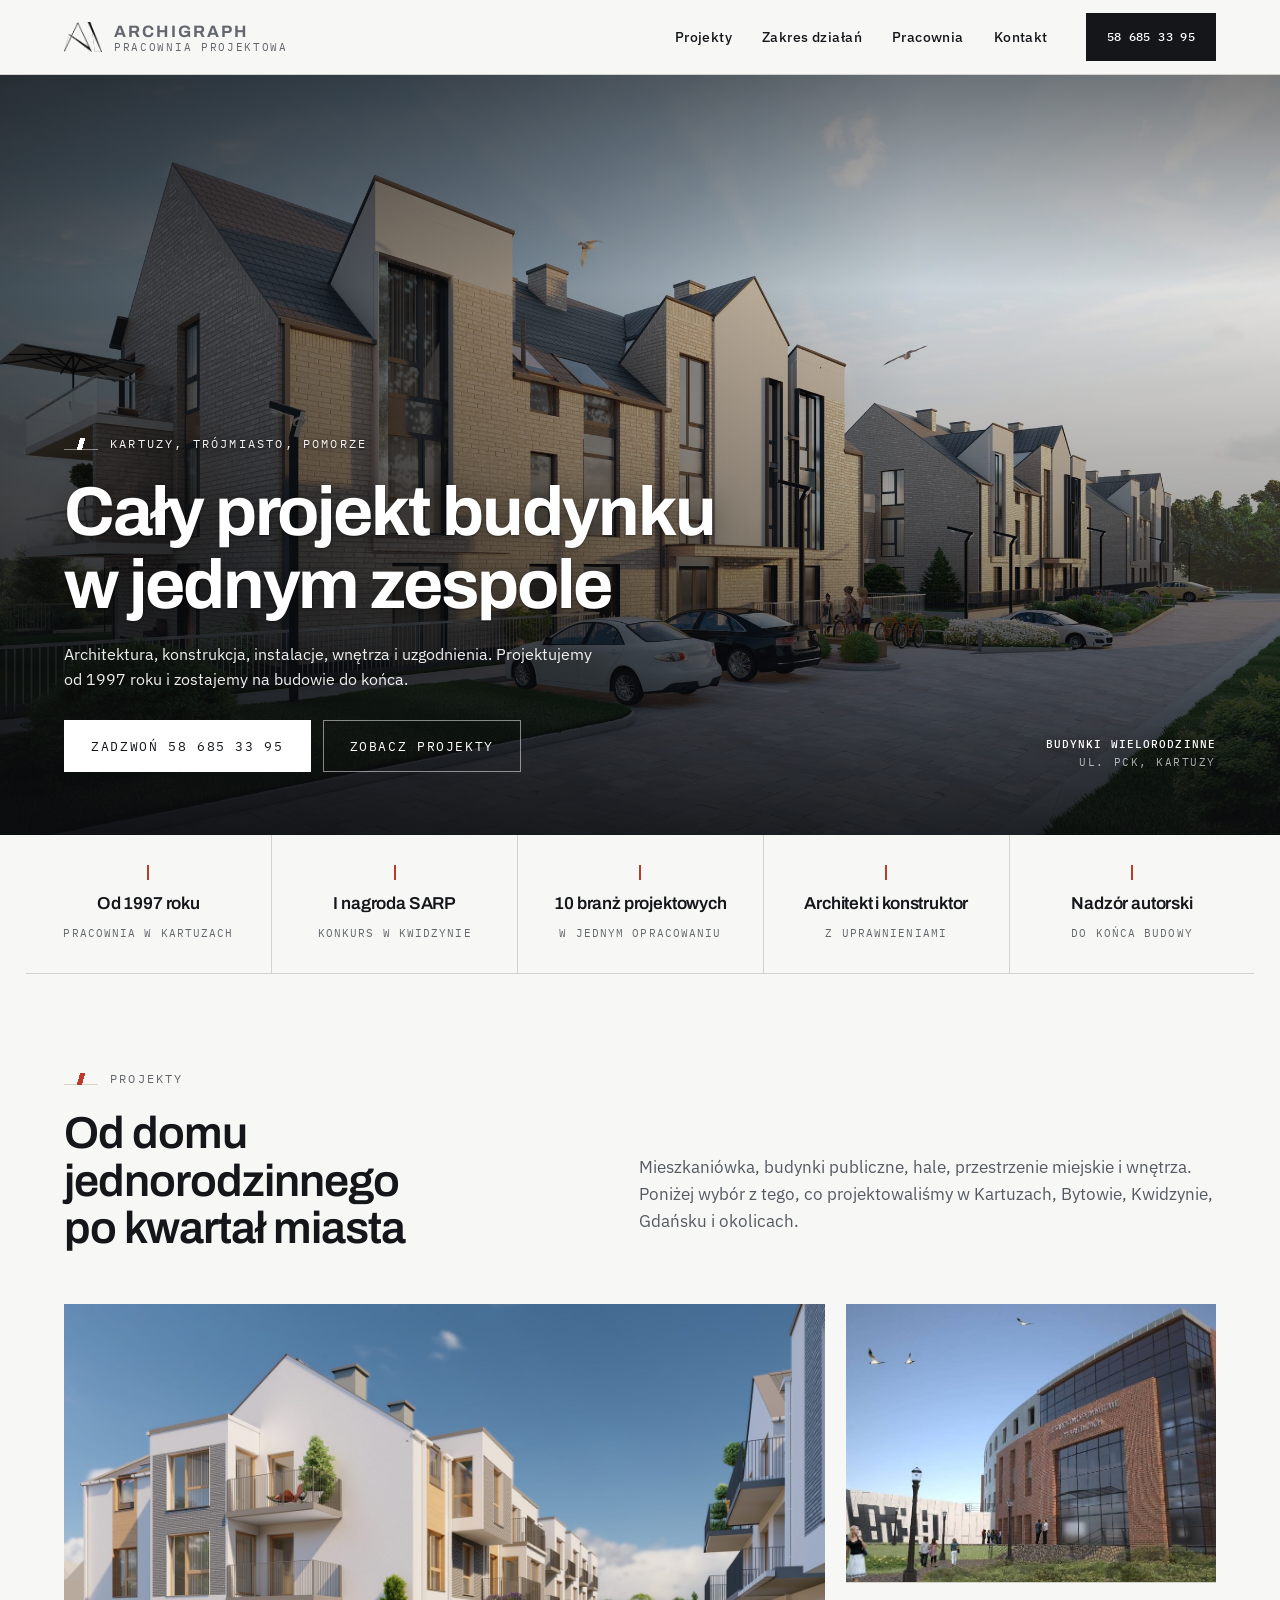
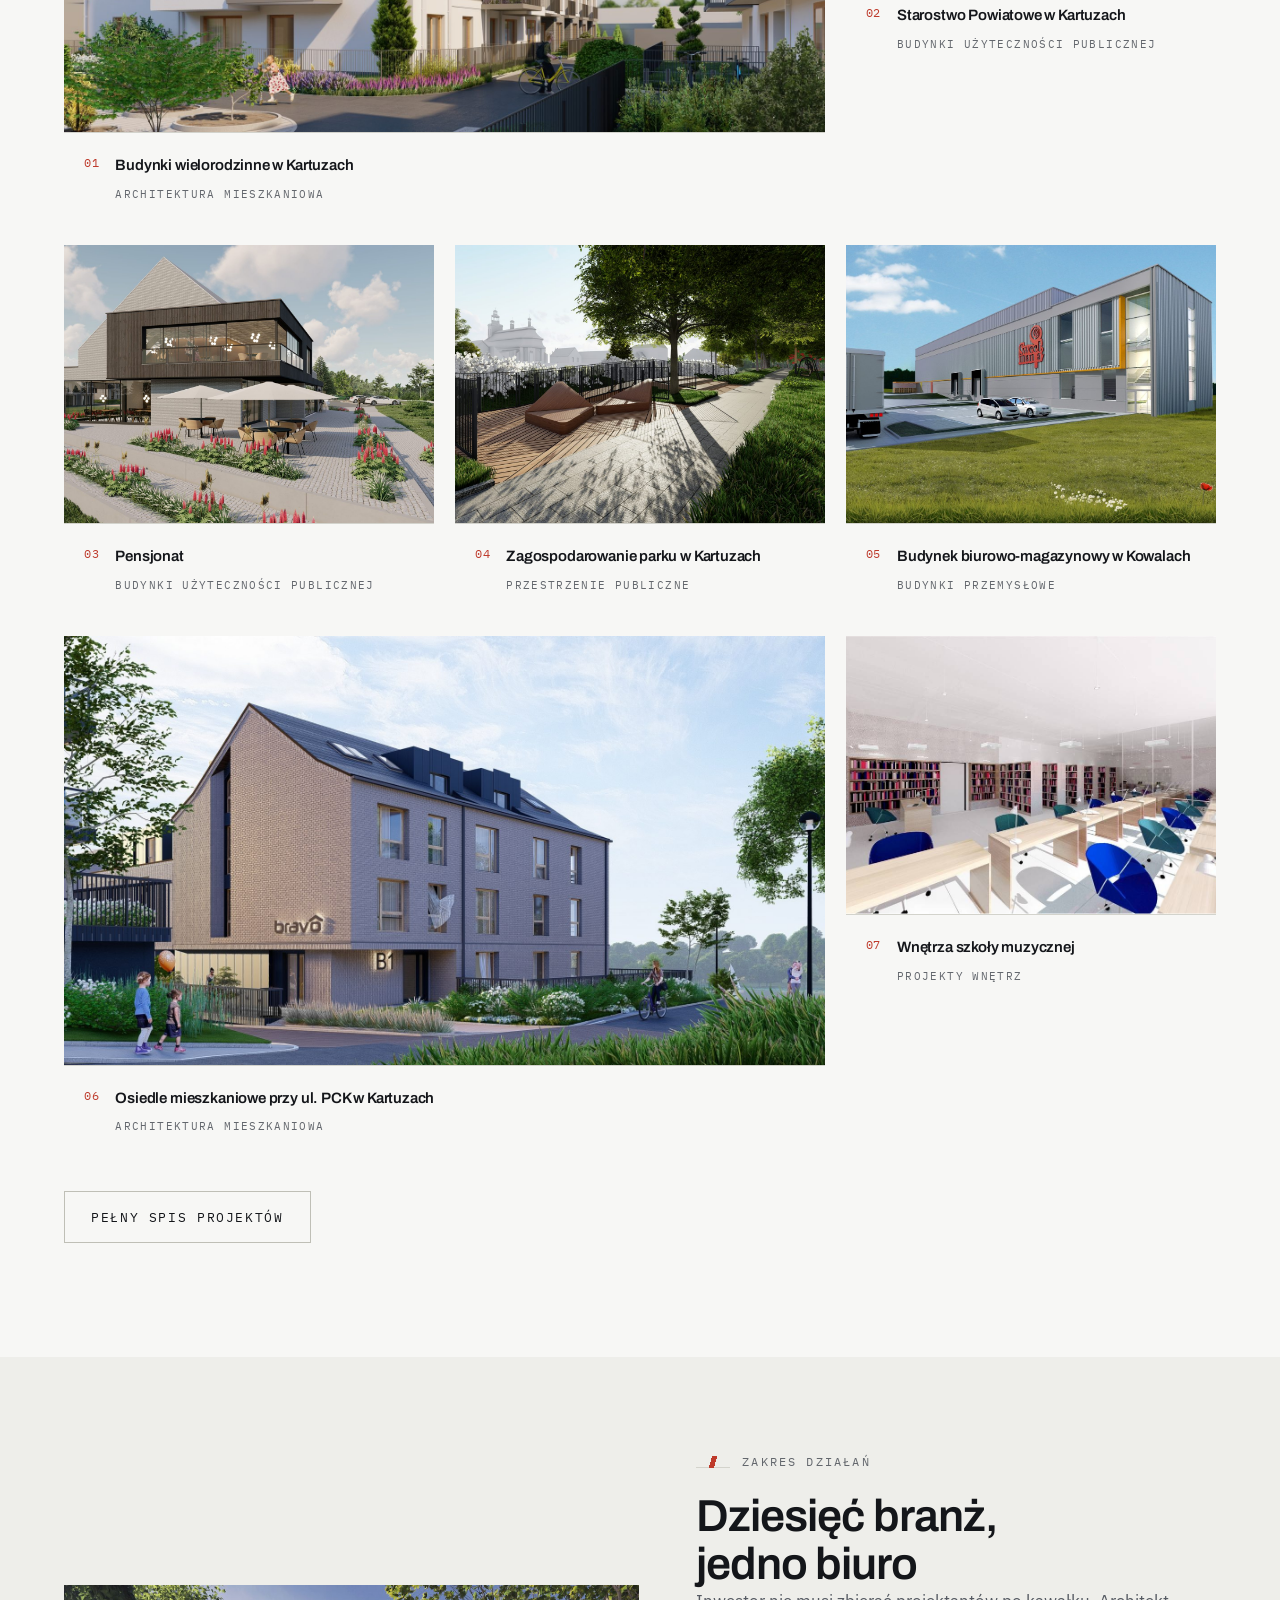
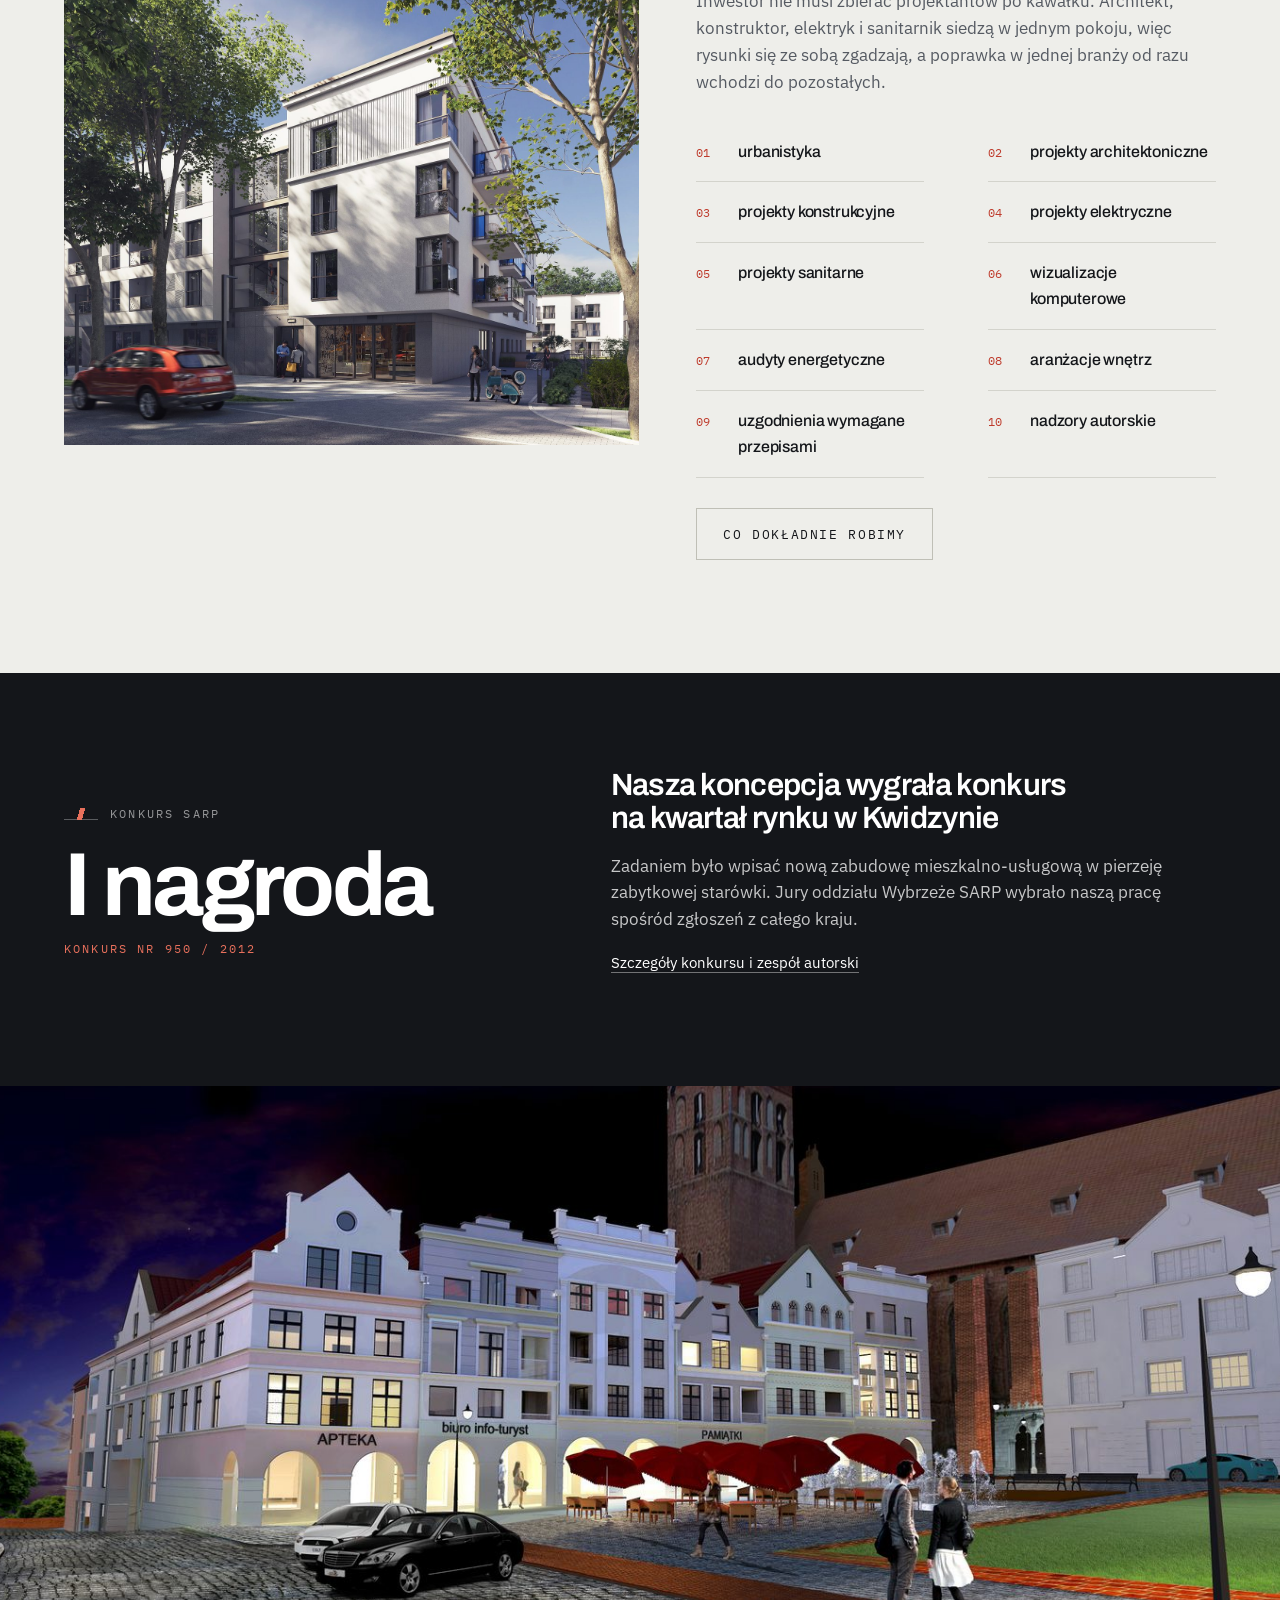
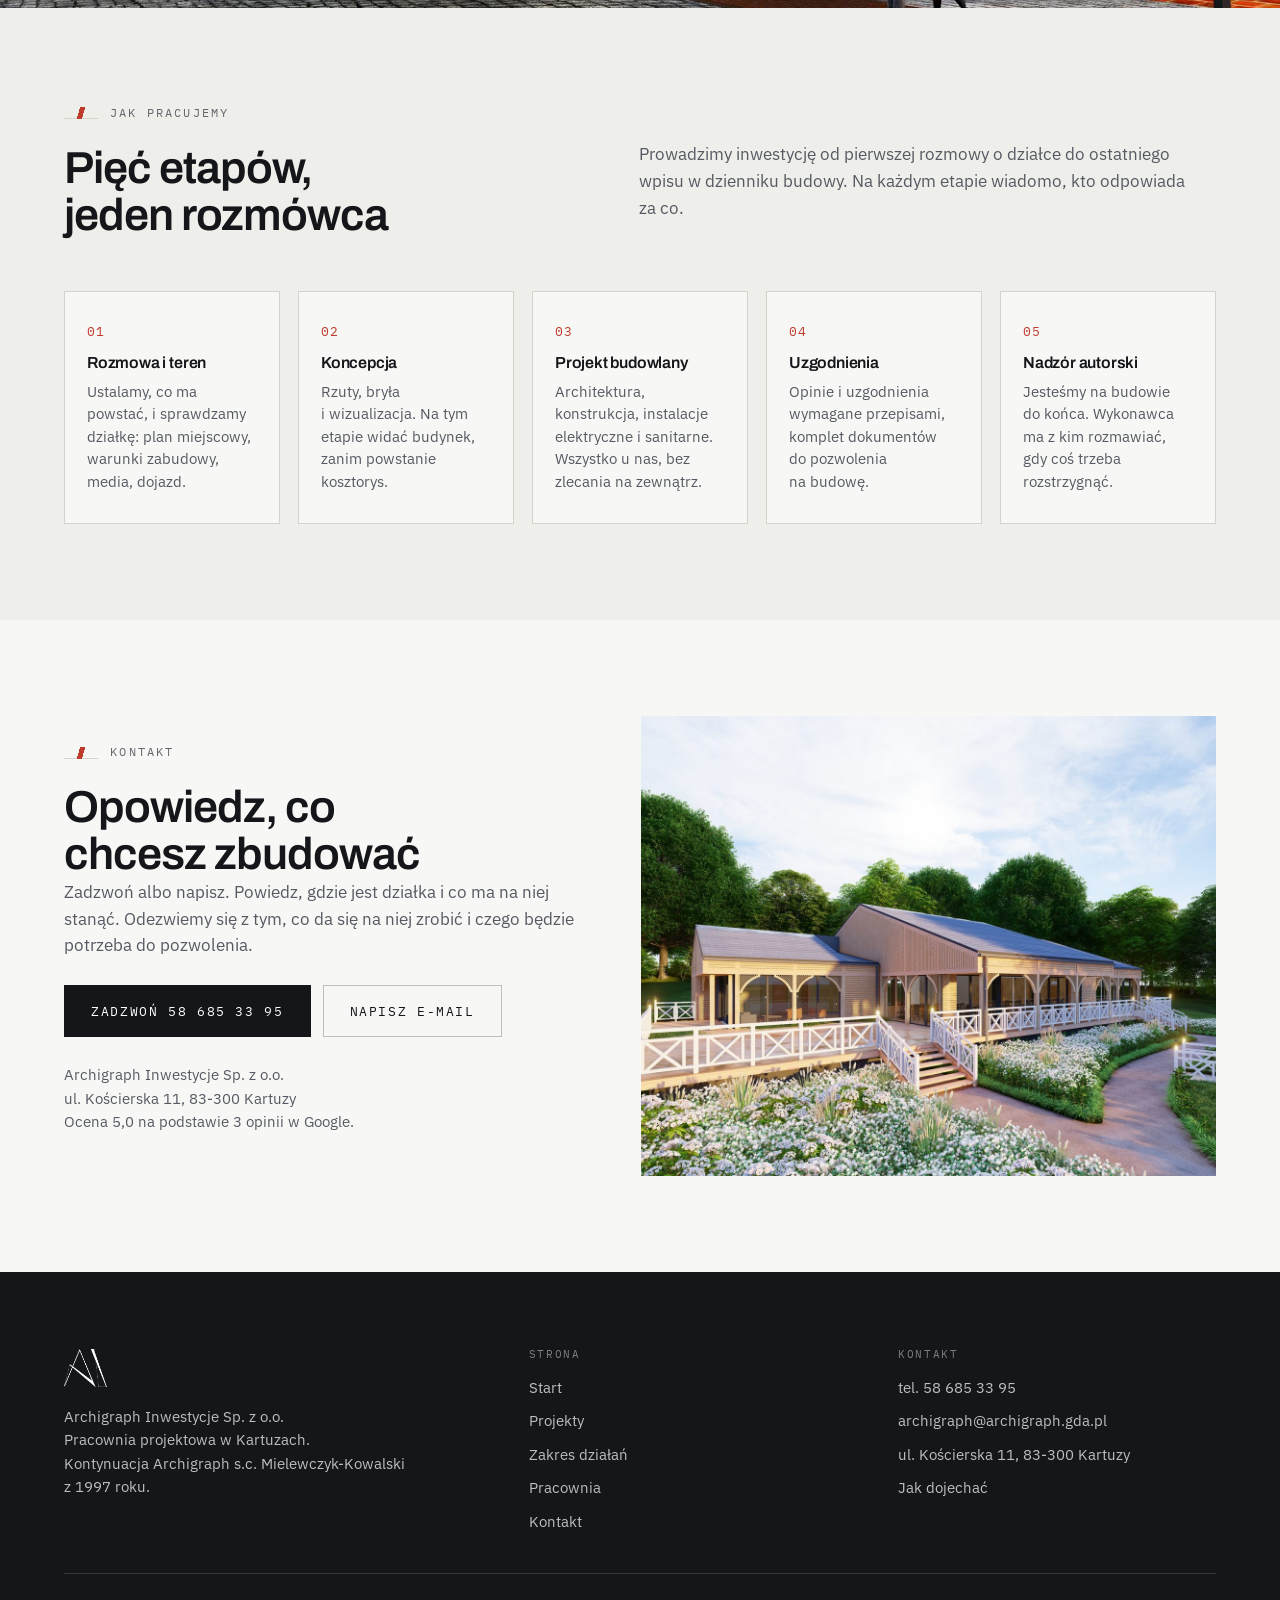
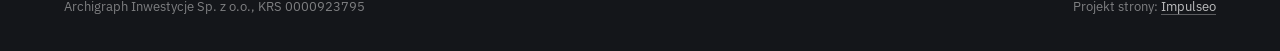
<file: index.html>
<!DOCTYPE html>
<html lang="pl">
<head>
<meta charset="utf-8">
<meta name="viewport" content="width=device-width,initial-scale=1">
<title>Archigraph | Pracownia projektowa w Kartuzach</title>
<meta name="description" content="Pracownia projektowa Archigraph w Kartuzach. Architektura, konstrukcja, instalacje, wnętrza i nadzór autorski. Projektujemy od 1997 roku.">
<link rel="icon" href="img/logo.png">
<link rel="preconnect" href="https://fonts.googleapis.com"><link rel="preconnect" href="https://fonts.gstatic.com" crossorigin><link href="https://fonts.googleapis.com/css2?family=Archivo:wght@400;500;600;700&family=IBM+Plex+Mono:wght@400;500&family=IBM+Plex+Sans:wght@400;500;600&display=swap" rel="stylesheet">
<link rel="stylesheet" href="styles.css?v=9">
<meta property="og:type" content="website">
<meta property="og:site_name" content="Archigraph">
<meta property="og:locale" content="pl_PL">
<meta property="og:title" content="Archigraph | Pracownia projektowa w Kartuzach">
<meta property="og:description" content="Pracownia projektowa Archigraph w Kartuzach. Architektura, konstrukcja, instalacje, wnętrza i nadzór autorski. Projektujemy od 1997 roku.">
<meta property="og:image" content="https://impulseo-pl.github.io/archigraph-pracownia-projektowa/img/hero.jpg">
<meta property="og:url" content="https://impulseo-pl.github.io/archigraph-pracownia-projektowa/index.html">
<meta name="twitter:card" content="summary_large_image">
<meta name="twitter:image" content="https://impulseo-pl.github.io/archigraph-pracownia-projektowa/img/hero.jpg">
<script type="application/ld+json">{
 "@context":"https://schema.org",
 "@type":"ProfessionalService",
 "name":"Archigraph Inwestycje Sp. z o.o.",
 "alternateName":"Archigraph - pracownia projektowa",
 "description":"Pracownia projektowa w Kartuzach. Architektura, konstrukcja, instalacje, urbanistyka, wnetrza, audyty energetyczne, uzgodnienia i nadzor autorski.",
 "url":"https://impulseo-pl.github.io/archigraph-pracownia-projektowa",
 "telephone":"+48586853395",
 "email":"archigraph@archigraph.gda.pl",
 "foundingDate":"1997",
 "image":"https://impulseo-pl.github.io/archigraph-pracownia-projektowa/img/hero.jpg",
 "logo":"https://impulseo-pl.github.io/archigraph-pracownia-projektowa/img/logo.png",
 "address":{"@type":"PostalAddress","streetAddress":"ul. Koscierska 11","postalCode":"83-300","addressLocality":"Kartuzy","addressRegion":"pomorskie","addressCountry":"PL"},
 "geo":{"@type":"GeoCoordinates","latitude":54.3254362,"longitude":18.2048594},
 "areaServed":["Kartuzy","Gdansk","Gdynia","Bytow","Zukowo","Kwidzyn","wojewodztwo pomorskie"],
 "aggregateRating":{"@type":"AggregateRating","ratingValue":"5","reviewCount":"3"},
 "award":"I nagroda w konkursie SARP nr 950 na koncepcje zabudowy kwartalu przyrynkowego Starego Miasta w Kwidzynie (2012)"
}</script>

<meta name="nb-deploy" content="114fdcf4847e">
</head>
<body>
<header class="nav">
 <div class="wrap nav-in">
  <a class="brand" href="index.html">
   <img class="nav-logo" src="img/logo.png" alt="Archigraph" width="34" height="30">
   <span style="display:block"><b>Archigraph</b><span>Pracownia projektowa</span></span>
  </a>
  <button class="burger" aria-label="Menu"><i></i><i></i><i></i></button>
  <nav class="nav-links">
   <a href="projekty.html">Projekty</a><a href="zakres.html">Zakres działań</a><a href="pracownia.html">Pracownia</a><a href="kontakt.html">Kontakt</a>
   <a class="btn btn-solid klocek nav-cta" href="tel:+48586853395">58 685 33 95</a>
  </nav>
 </div>
</header>
<main>

<section class="hero" style="padding:0">
 <div class="hero-img"><img src="img/hero.jpg" srcset="img/hero-m.jpg 1100w, img/hero.jpg 2400w" sizes="100vw" alt="Budynki wielorodzinne przy ul. PCK w Kartuzach - wizualizacja pracowni Archigraph" fetchpriority="high" width="2400" height="1350"></div>
 <div class="wrap hero-in">
  <p class="eyebrow hero-eyebrow">Kartuzy, Trójmiasto, Pomorze</p>
  <h1>Cały projekt budynku w jednym zespole</h1>
  <p class="lead">Architektura, konstrukcja, instalacje, wnętrza i uzgodnienia. Projektujemy od 1997 roku i zostajemy na budowie do końca.</p>
  <div class="hero-cta">
   <a class="btn btn-jasny klocek" href="tel:+48586853395">Zadzwoń 58 685 33 95</a>
   <a class="btn btn-on-dark klocek" href="projekty.html">Zobacz projekty</a>
  </div>
 </div>
 <div class="hero-tag"><b>Budynki wielorodzinne</b>ul. PCK, Kartuzy</div>
</section>

<div class="pasek"><ul><li class="rise d0"><span class="k">Od 1997 roku</span><span class="v">pracownia w Kartuzach</span></li><li class="rise d1"><span class="k">I nagroda SARP</span><span class="v">konkurs w Kwidzynie</span></li><li class="rise d2"><span class="k">10 branż projektowych</span><span class="v">w jednym opracowaniu</span></li><li class="rise d3"><span class="k">Architekt i konstruktor</span><span class="v">z uprawnieniami</span></li><li class="rise d4"><span class="k">Nadzór autorski</span><span class="v">do końca budowy</span></li></ul></div>

<section>
 <div class="wrap">
  <div class="sec-head">
   <div><p class="eyebrow">Projekty</p><h2>Od domu jednorodzinnego po kwartał miasta</h2></div>
   <p class="lead">Mieszkaniówka, budynki publiczne, hale, przestrzenie miejskie i wnętrza. Poniżej wybór z tego, co projektowaliśmy w Kartuzach, Bytowie, Kwidzynie, Gdańsku i okolicach.</p>
  </div>
  <div class="grid g-3"><a class="tile klocek rise wide" href="projekty.html">
 <div class="tile-img"><img src="img/p-wieloro-kartuzy.jpg" alt="Budynki wielorodzinne w Kartuzach"></div>
 <div class="tile-txt"><span class="k-num">01</span><span><span class="k-name">Budynki wielorodzinne w Kartuzach</span><span class="k-meta">Architektura mieszkaniowa</span></span></div>
</a>
<a class="tile klocek rise" href="projekty.html">
 <div class="tile-img"><img src="img/p-starostwo.jpg" alt="Starostwo Powiatowe w Kartuzach"></div>
 <div class="tile-txt"><span class="k-num">02</span><span><span class="k-name">Starostwo Powiatowe w Kartuzach</span><span class="k-meta">Budynki użyteczności publicznej</span></span></div>
</a>
<a class="tile klocek rise" href="projekty.html">
 <div class="tile-img"><img src="img/p-pensjonat.jpg" alt="Pensjonat"></div>
 <div class="tile-txt"><span class="k-num">03</span><span><span class="k-name">Pensjonat</span><span class="k-meta">Budynki użyteczności publicznej</span></span></div>
</a>
<a class="tile klocek rise" href="projekty.html">
 <div class="tile-img"><img src="img/p-park-kartuzy.jpg" alt="Zagospodarowanie parku w Kartuzach"></div>
 <div class="tile-txt"><span class="k-num">04</span><span><span class="k-name">Zagospodarowanie parku w Kartuzach</span><span class="k-meta">Przestrzenie publiczne</span></span></div>
</a>
<a class="tile klocek rise" href="projekty.html">
 <div class="tile-img"><img src="img/p-kowale.jpg" alt="Budynek biurowo-magazynowy w Kowalach" loading="lazy"></div>
 <div class="tile-txt"><span class="k-num">05</span><span><span class="k-name">Budynek biurowo-magazynowy w Kowalach</span><span class="k-meta">Budynki przemysłowe</span></span></div>
</a>
<a class="tile klocek rise wide" href="projekty.html">
 <div class="tile-img"><img src="img/p-pck-kartuzy-2.jpg" alt="Osiedle mieszkaniowe przy ul. PCK w Kartuzach" loading="lazy"></div>
 <div class="tile-txt"><span class="k-num">06</span><span><span class="k-name">Osiedle mieszkaniowe przy ul. PCK w Kartuzach</span><span class="k-meta">Architektura mieszkaniowa</span></span></div>
</a>
<a class="tile klocek rise" href="projekty.html">
 <div class="tile-img"><img src="img/p-szkola-czytelnia.jpg" alt="Wnętrza szkoły muzycznej" loading="lazy"></div>
 <div class="tile-txt"><span class="k-num">07</span><span><span class="k-name">Wnętrza szkoły muzycznej</span><span class="k-meta">Projekty wnętrz</span></span></div>
</a></div>
  <p style="margin-top:34px"><a class="btn klocek" href="projekty.html">Pełny spis projektów</a></p>
 </div>
</section>

<section class="sec-2">
 <div class="wrap split">
  <div class="split-img rise"><img src="img/p-mieszk-uslug-kartuzy.jpg" alt="Budynki mieszkalno-usługowe w Kartuzach - wizualizacja" loading="lazy"></div>
  <div class="rise d1">
   <p class="eyebrow">Zakres działań</p>
   <h2>Dziesięć branż, jedno biuro</h2>
   <p class="lead">Inwestor nie musi zbierać projektantów po kawałku. Architekt, konstruktor, elektryk i sanitarnik siedzą w jednym pokoju, więc rysunki się ze sobą zgadzają, a poprawka w jednej branży od razu wchodzi do pozostałych.</p>
   <div class="zakres" style="margin-top:26px"><div><span class="n">01</span><span class="t">urbanistyka</span></div><div><span class="n">02</span><span class="t">projekty architektoniczne</span></div><div><span class="n">03</span><span class="t">projekty konstrukcyjne</span></div><div><span class="n">04</span><span class="t">projekty elektryczne</span></div><div><span class="n">05</span><span class="t">projekty sanitarne</span></div><div><span class="n">06</span><span class="t">wizualizacje komputerowe</span></div><div><span class="n">07</span><span class="t">audyty energetyczne</span></div><div><span class="n">08</span><span class="t">aranżacje wnętrz</span></div><div><span class="n">09</span><span class="t">uzgodnienia wymagane przepisami</span></div><div><span class="n">10</span><span class="t">nadzory autorskie</span></div></div>
   <p style="margin-top:30px"><a class="btn klocek" href="zakres.html">Co dokładnie robimy</a></p>
  </div>
 </div>
</section>

<section class="sec-dark">
 <div class="wrap nagroda">
  <div class="rise">
   <p class="eyebrow">Konkurs SARP</p>
   <div class="nagroda-mark">I nagroda<em>Konkurs nr 950 / 2012</em></div>
  </div>
  <div class="rise d1">
   <h2 style="font-size:clamp(22px,2.4vw,32px);margin-bottom:18px">Nasza koncepcja wygrała konkurs na kwartał rynku w Kwidzynie</h2>
   <p class="lead">Zadaniem było wpisać nową zabudowę mieszkalno-usługową w pierzeję zabytkowej starówki. Jury oddziału Wybrzeże SARP wybrało naszą pracę spośród zgłoszeń z całego kraju.</p>
   <p class="lead" style="font-size:15px"><a href="pracownia.html" style="color:#fff;border-bottom:1px solid rgba(255,255,255,.4);text-decoration:none">Szczegóły konkursu i zespół autorski</a></p>
  </div>
 </div>
</section>

<section class="stopklatka" aria-label="Kwartał przyrynkowy Starego Miasta w Kwidzynie">
 <div class="stk-bg" style="background-image:url(img/p-kwidzyn-kwartal.jpg)"></div>
</section>

<section class="sec-2">
 <div class="wrap">
  <div class="sec-head">
   <div><p class="eyebrow">Jak pracujemy</p><h2>Pięć etapów, jeden rozmówca</h2></div>
   <p class="lead">Prowadzimy inwestycję od pierwszej rozmowy o działce do ostatniego wpisu w dzienniku budowy. Na każdym etapie wiadomo, kto odpowiada za co.</p>
  </div>
  <div class="kroki"><div class="krok klocek rise d0"><span class="k-num">01</span><h3>Rozmowa i teren</h3><p>Ustalamy, co ma powstać, i sprawdzamy działkę: plan miejscowy, warunki zabudowy, media, dojazd.</p></div><div class="krok klocek rise d1"><span class="k-num">02</span><h3>Koncepcja</h3><p>Rzuty, bryła i wizualizacja. Na tym etapie widać budynek, zanim powstanie kosztorys.</p></div><div class="krok klocek rise d2"><span class="k-num">03</span><h3>Projekt budowlany</h3><p>Architektura, konstrukcja, instalacje elektryczne i sanitarne. Wszystko u nas, bez zlecania na zewnątrz.</p></div><div class="krok klocek rise d3"><span class="k-num">04</span><h3>Uzgodnienia</h3><p>Opinie i uzgodnienia wymagane przepisami, komplet dokumentów do pozwolenia na budowę.</p></div><div class="krok klocek rise d4"><span class="k-num">05</span><h3>Nadzór autorski</h3><p>Jesteśmy na budowie do końca. Wykonawca ma z kim rozmawiać, gdy coś trzeba rozstrzygnąć.</p></div></div>
 </div>
</section>

<section>
 <div class="wrap split rev">
  <div class="split-img rise"><img src="img/p-lebunia.jpg" alt="Budynek usługowy w Łebunii - wizualizacja" loading="lazy"></div>
  <div class="rise d1">
   <p class="eyebrow">Kontakt</p>
   <h2>Opowiedz, co chcesz zbudować</h2>
   <p class="lead">Zadzwoń albo napisz. Powiedz, gdzie jest działka i co ma na niej stanąć. Odezwiemy się z tym, co da się na niej zrobić i czego będzie potrzeba do pozwolenia.</p>
   <div class="hero-cta" style="margin-top:26px">
    <a class="btn btn-solid klocek" href="tel:+48586853395">Zadzwoń 58 685 33 95</a>
    <a class="btn klocek" href="mailto:archigraph@archigraph.gda.pl">Napisz e-mail</a>
   </div>
   <p class="lead" style="margin-top:26px;font-size:15px">Archigraph Inwestycje Sp. z o.o.<br>ul. Kościerska 11, 83-300 Kartuzy<br>Ocena 5,0 na podstawie 3 opinii w Google.</p>
  </div>
 </div>
</section>

</main>
<div class="sticky-call">
 <a href="tel:+48586853395"><span>Zadzwoń</span><b>58 685 33 95</b></a>
 <a href="mailto:archigraph@archigraph.gda.pl" class="sc-2">E-mail</a>
</div>
<footer class="foot">
 <div class="wrap">
  <div class="foot-grid">
   <div class="foot-brand">
    <img src="img/logo-white.png" alt="Archigraph" width="43" height="38">
    <p style="max-width:38ch;margin:0">Archigraph Inwestycje Sp. z o.o.<br>Pracownia projektowa w Kartuzach.<br>Kontynuacja Archigraph s.c. Mielewczyk-Kowalski z 1997 roku.</p>
   </div>
   <div>
    <h4>Strona</h4>
    <ul><li><a href="index.html">Start</a></li><li><a href="projekty.html">Projekty</a></li><li><a href="zakres.html">Zakres działań</a></li><li><a href="pracownia.html">Pracownia</a></li><li><a href="kontakt.html">Kontakt</a></li></ul>
   </div>
   <div>
    <h4>Kontakt</h4>
    <ul>
     <li><a href="tel:+48586853395">tel. 58 685 33 95</a></li>
     <li><a href="mailto:archigraph@archigraph.gda.pl">archigraph@archigraph.gda.pl</a></li>
     <li>ul. Kościerska 11, 83-300 Kartuzy</li>
     <li><a href="https://maps.google.com/?cid=8035765738652152751" target="_blank" rel="noopener">Jak dojechać</a></li>
    </ul>
   </div>
  </div>
  <div class="foot-bot">
   <span>Archigraph Inwestycje Sp. z o.o., KRS 0000923795</span>
   <span>Projekt strony: <a class="foot-credit" href="https://impulseo.pl" target="_blank" rel="noopener">Impulseo</a></span>
  </div>
 </div>
</footer>
<script src="main.js"></script>
</body>
</html>
</file>
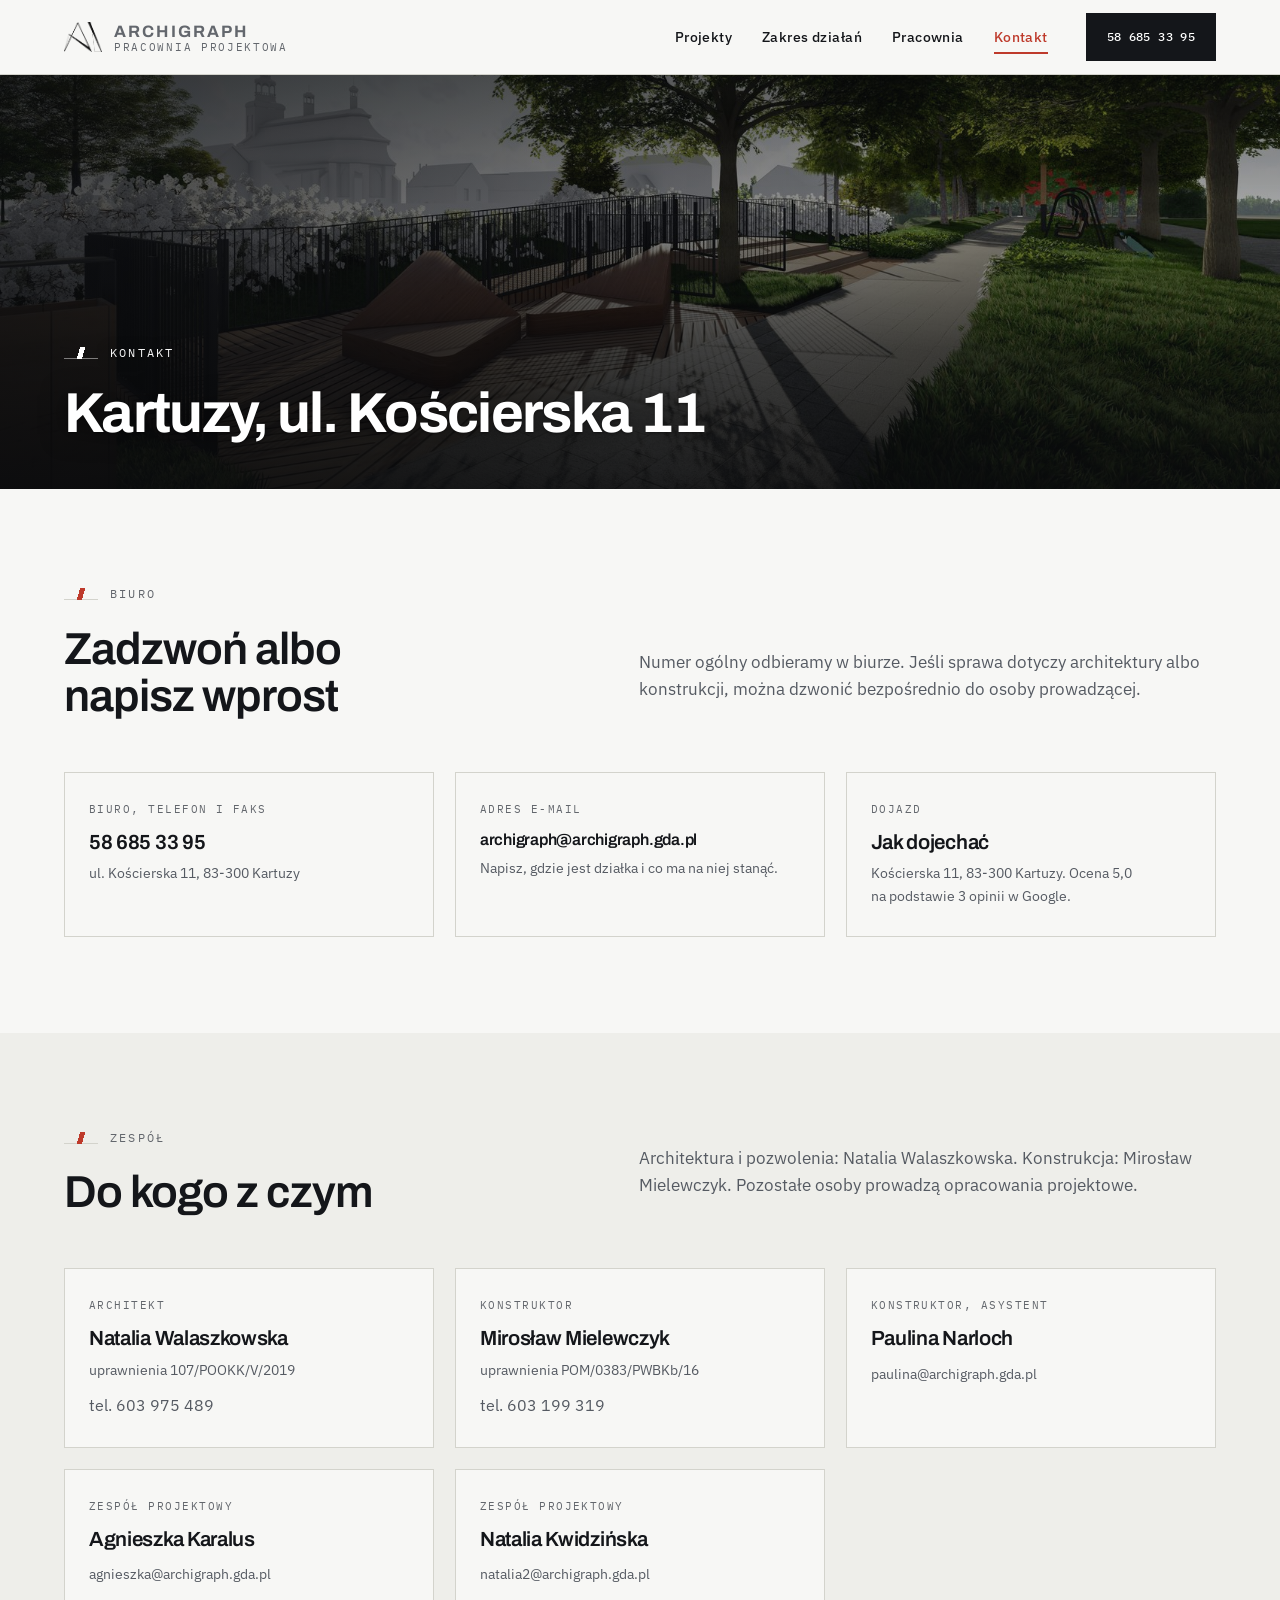
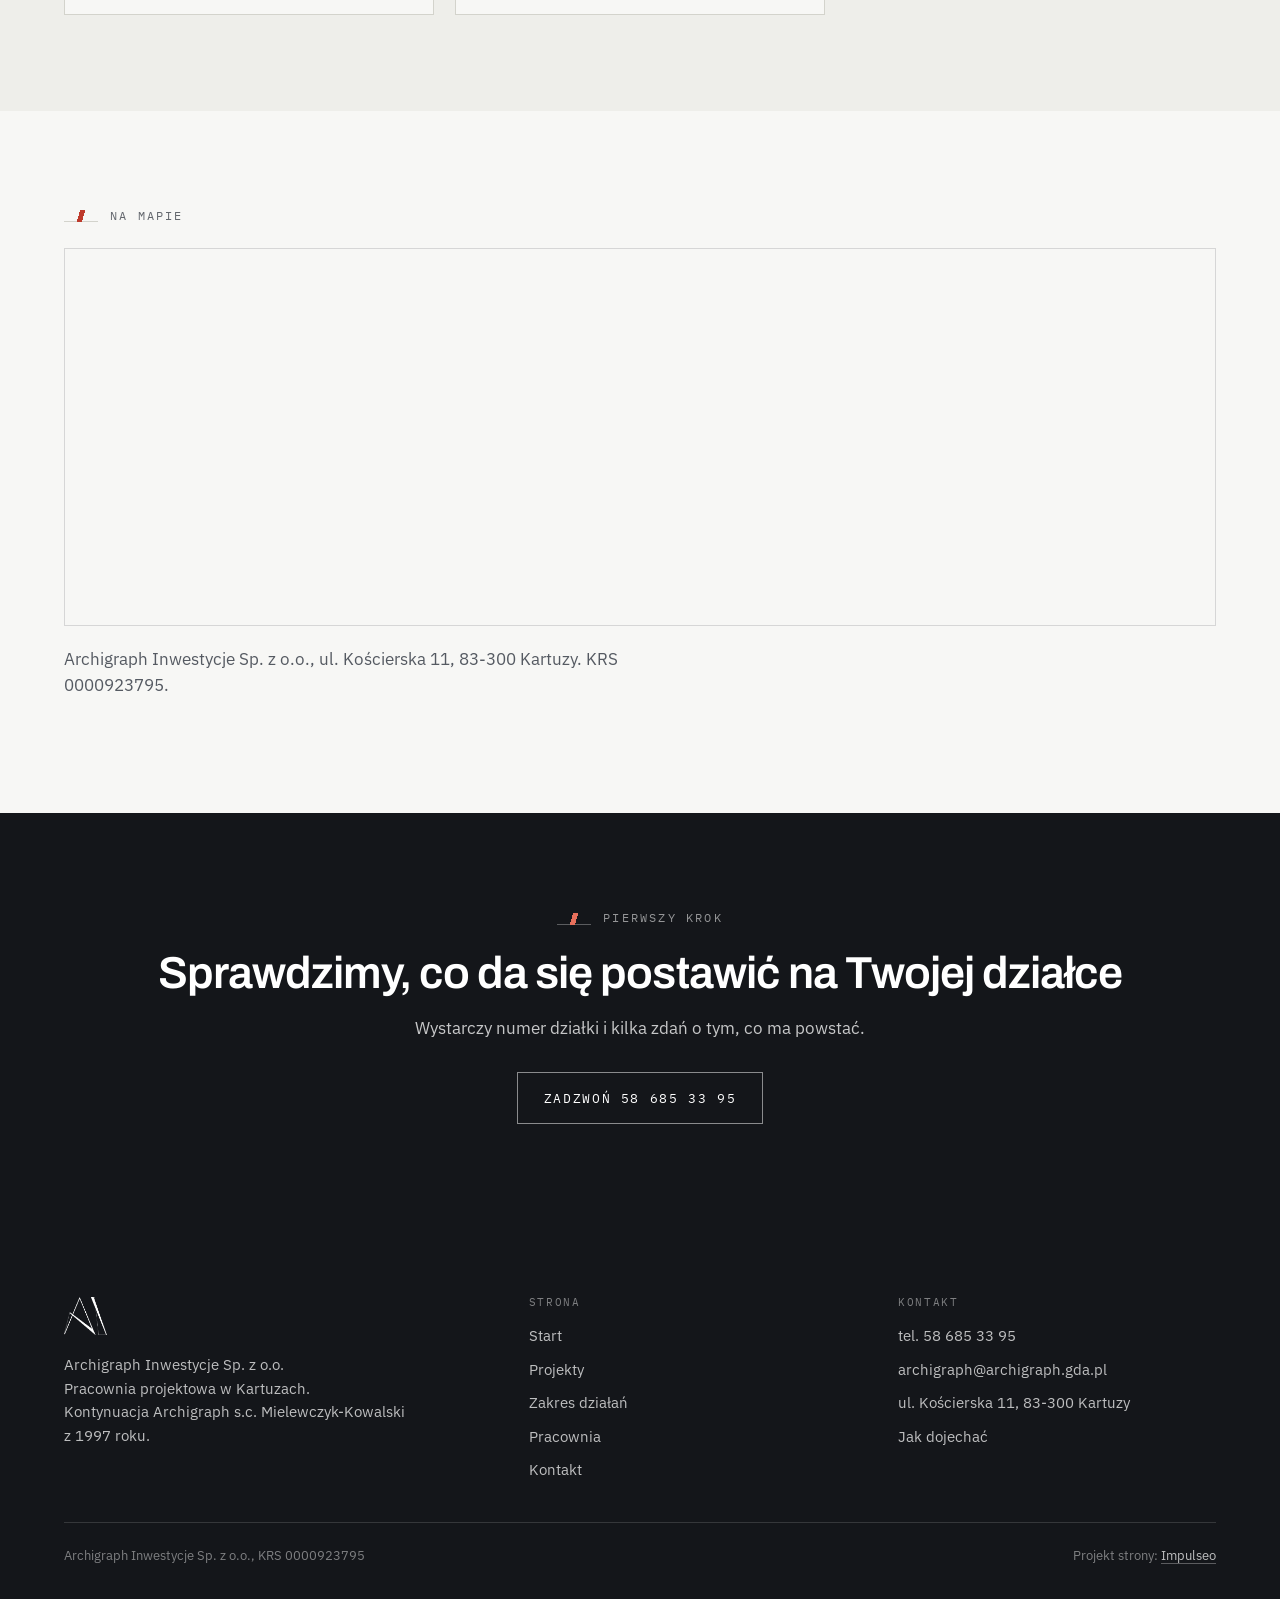
<file: kontakt.html>
<!DOCTYPE html>
<html lang="pl">
<head>
<meta charset="utf-8">
<meta name="viewport" content="width=device-width,initial-scale=1">
<title>Kontakt | Archigraph Kartuzy</title>
<meta name="description" content="Archigraph Inwestycje, ul. Kościerska 11, 83-300 Kartuzy. Telefon 58 685 33 95. Kontakt do architekta i konstruktora.">
<link rel="icon" href="img/logo.png">
<link rel="preconnect" href="https://fonts.googleapis.com"><link rel="preconnect" href="https://fonts.gstatic.com" crossorigin><link href="https://fonts.googleapis.com/css2?family=Archivo:wght@400;500;600;700&family=IBM+Plex+Mono:wght@400;500&family=IBM+Plex+Sans:wght@400;500;600&display=swap" rel="stylesheet">
<link rel="stylesheet" href="styles.css?v=9">
<meta property="og:type" content="website">
<meta property="og:site_name" content="Archigraph">
<meta property="og:locale" content="pl_PL">
<meta property="og:title" content="Kontakt | Archigraph Kartuzy">
<meta property="og:description" content="Archigraph Inwestycje, ul. Kościerska 11, 83-300 Kartuzy. Telefon 58 685 33 95. Kontakt do architekta i konstruktora.">
<meta property="og:image" content="https://impulseo-pl.github.io/archigraph-pracownia-projektowa/img/hero.jpg">
<meta property="og:url" content="https://impulseo-pl.github.io/archigraph-pracownia-projektowa/kontakt.html">
<meta name="twitter:card" content="summary_large_image">
<meta name="twitter:image" content="https://impulseo-pl.github.io/archigraph-pracownia-projektowa/img/hero.jpg">
<script type="application/ld+json">{
 "@context":"https://schema.org",
 "@type":"ProfessionalService",
 "name":"Archigraph Inwestycje Sp. z o.o.",
 "alternateName":"Archigraph - pracownia projektowa",
 "description":"Pracownia projektowa w Kartuzach. Architektura, konstrukcja, instalacje, urbanistyka, wnetrza, audyty energetyczne, uzgodnienia i nadzor autorski.",
 "url":"https://impulseo-pl.github.io/archigraph-pracownia-projektowa",
 "telephone":"+48586853395",
 "email":"archigraph@archigraph.gda.pl",
 "foundingDate":"1997",
 "image":"https://impulseo-pl.github.io/archigraph-pracownia-projektowa/img/hero.jpg",
 "logo":"https://impulseo-pl.github.io/archigraph-pracownia-projektowa/img/logo.png",
 "address":{"@type":"PostalAddress","streetAddress":"ul. Koscierska 11","postalCode":"83-300","addressLocality":"Kartuzy","addressRegion":"pomorskie","addressCountry":"PL"},
 "geo":{"@type":"GeoCoordinates","latitude":54.3254362,"longitude":18.2048594},
 "areaServed":["Kartuzy","Gdansk","Gdynia","Bytow","Zukowo","Kwidzyn","wojewodztwo pomorskie"],
 "aggregateRating":{"@type":"AggregateRating","ratingValue":"5","reviewCount":"3"},
 "award":"I nagroda w konkursie SARP nr 950 na koncepcje zabudowy kwartalu przyrynkowego Starego Miasta w Kwidzynie (2012)"
}</script>

</head>
<body>
<header class="nav">
 <div class="wrap nav-in">
  <a class="brand" href="index.html">
   <img class="nav-logo" src="img/logo.png" alt="Archigraph" width="34" height="30">
   <span style="display:block"><b>Archigraph</b><span>Pracownia projektowa</span></span>
  </a>
  <button class="burger" aria-label="Menu"><i></i><i></i><i></i></button>
  <nav class="nav-links">
   <a href="projekty.html">Projekty</a><a href="zakres.html">Zakres działań</a><a href="pracownia.html">Pracownia</a><a href="kontakt.html" aria-current="page">Kontakt</a>
   <a class="btn btn-solid klocek nav-cta" href="tel:+48586853395">58 685 33 95</a>
  </nav>
 </div>
</header>
<main>

<section class="pagehead" style="padding:0">
 <div class="hero-img"><img src="img/p-park-kartuzy.jpg" alt="Zagospodarowanie parku w Kartuzach - wizualizacja" width="1700" height="956"></div>
 <div class="wrap hero-in">
  <p class="eyebrow hero-eyebrow">Kontakt</p>
  <h1>Kartuzy, ul. Kościerska 11</h1>
 </div>
</section>

<section>
 <div class="wrap">
  <div class="sec-head">
   <div><p class="eyebrow">Biuro</p><h2>Zadzwoń albo napisz wprost</h2></div>
   <p class="lead">Numer ogólny odbieramy w biurze. Jeśli sprawa dotyczy architektury albo konstrukcji, można dzwonić bezpośrednio do osoby prowadzącej.</p>
  </div>
  <div class="kart">
   <a class="klocek rise" href="tel:+48586853395">
    <span class="rola">Biuro, telefon i faks</span>
    <span class="duze">58 685 33 95</span>
    <span class="k-sub">ul. Kościerska 11, 83-300 Kartuzy</span>
   </a>
   <a class="klocek rise d1" href="mailto:archigraph@archigraph.gda.pl">
    <span class="rola">Adres e-mail</span>
    <span class="duze" style="font-size:clamp(15px,1.25vw,19px)">archigraph@archigraph.gda.pl</span>
    <span class="k-sub">Napisz, gdzie jest działka i co ma na niej stanąć.</span>
   </a>
   <a class="klocek rise d2" href="https://maps.google.com/?cid=8035765738652152751" target="_blank" rel="noopener">
    <span class="rola">Dojazd</span>
    <span class="duze">Jak dojechać</span>
    <span class="k-sub">Kościerska 11, 83-300 Kartuzy. Ocena 5,0 na podstawie 3 opinii w Google.</span>
   </a>
  </div>
 </div>
</section>

<section class="sec-2">
 <div class="wrap">
  <div class="sec-head">
   <div><p class="eyebrow">Zespół</p><h2>Do kogo z czym</h2></div>
   <p class="lead">Architektura i pozwolenia: Natalia Walaszkowska. Konstrukcja: Mirosław Mielewczyk. Pozostałe osoby prowadzą opracowania projektowe.</p>
  </div>
  <div class="kart"><a class="klocek rise d0" href="tel:+48603975489">
 <span class="rola">Architekt</span>
 <span class="duze">Natalia Walaszkowska</span>
 <span class="k-sub">uprawnienia 107/POOKK/V/2019</span>
 <span class="k-sub" style="margin-top:12px;font-size:16px">tel. 603 975 489</span>
</a><a class="klocek rise d1" href="tel:+48603199319">
 <span class="rola">Konstruktor</span>
 <span class="duze">Mirosław Mielewczyk</span>
 <span class="k-sub">uprawnienia POM/0383/PWBKb/16</span>
 <span class="k-sub" style="margin-top:12px;font-size:16px">tel. 603 199 319</span>
</a><a class="klocek rise d2" href="mailto:paulina@archigraph.gda.pl">
 <span class="rola">Konstruktor, asystent</span>
 <span class="duze">Paulina Narloch</span>
 <span class="k-sub" style="margin-top:12px">paulina@archigraph.gda.pl</span>
</a><a class="klocek rise d3" href="mailto:agnieszka@archigraph.gda.pl">
 <span class="rola">Zespół projektowy</span>
 <span class="duze">Agnieszka Karalus</span>
 <span class="k-sub" style="margin-top:12px">agnieszka@archigraph.gda.pl</span>
</a><a class="klocek rise d4" href="mailto:natalia2@archigraph.gda.pl">
 <span class="rola">Zespół projektowy</span>
 <span class="duze">Natalia Kwidzińska</span>
 <span class="k-sub" style="margin-top:12px">natalia2@archigraph.gda.pl</span>
</a></div>
 </div>
</section>

<section>
 <div class="wrap">
  <p class="eyebrow">Na mapie</p>
  <iframe class="mapa" src="https://maps.google.com/maps?q=54.3254362,18.2048594&z=16&output=embed" title="Archigraph, Kościerska 11, Kartuzy" loading="lazy" referrerpolicy="no-referrer-when-downgrade"></iframe>
  <p class="lead" style="margin-top:20px">Archigraph Inwestycje Sp. z o.o., ul. Kościerska 11, 83-300 Kartuzy. KRS 0000923795.</p>
 </div>
</section>

<section class="sec-dark">
 <div class="wrap" style="text-align:center">
  <p class="eyebrow" style="justify-content:center">Pierwszy krok</p>
  <h2 style="margin-bottom:18px">Sprawdzimy, co da się postawić na Twojej działce</h2>
  <p class="lead" style="margin:0 auto 30px">Wystarczy numer działki i kilka zdań o tym, co ma powstać.</p>
  <a class="btn btn-on-dark klocek" href="tel:+48586853395">Zadzwoń 58 685 33 95</a>
 </div>
</section>

</main>
<div class="sticky-call">
 <a href="tel:+48586853395"><span>Zadzwoń</span><b>58 685 33 95</b></a>
 <a href="mailto:archigraph@archigraph.gda.pl" class="sc-2">E-mail</a>
</div>
<footer class="foot">
 <div class="wrap">
  <div class="foot-grid">
   <div class="foot-brand">
    <img src="img/logo-white.png" alt="Archigraph" width="43" height="38">
    <p style="max-width:38ch;margin:0">Archigraph Inwestycje Sp. z o.o.<br>Pracownia projektowa w Kartuzach.<br>Kontynuacja Archigraph s.c. Mielewczyk-Kowalski z 1997 roku.</p>
   </div>
   <div>
    <h4>Strona</h4>
    <ul><li><a href="index.html">Start</a></li><li><a href="projekty.html">Projekty</a></li><li><a href="zakres.html">Zakres działań</a></li><li><a href="pracownia.html">Pracownia</a></li><li><a href="kontakt.html">Kontakt</a></li></ul>
   </div>
   <div>
    <h4>Kontakt</h4>
    <ul>
     <li><a href="tel:+48586853395">tel. 58 685 33 95</a></li>
     <li><a href="mailto:archigraph@archigraph.gda.pl">archigraph@archigraph.gda.pl</a></li>
     <li>ul. Kościerska 11, 83-300 Kartuzy</li>
     <li><a href="https://maps.google.com/?cid=8035765738652152751" target="_blank" rel="noopener">Jak dojechać</a></li>
    </ul>
   </div>
  </div>
  <div class="foot-bot">
   <span>Archigraph Inwestycje Sp. z o.o., KRS 0000923795</span>
   <span>Projekt strony: <a class="foot-credit" href="https://impulseo.pl" target="_blank" rel="noopener">Impulseo</a></span>
  </div>
 </div>
</footer>
<script src="main.js"></script>
</body>
</html>
</file>
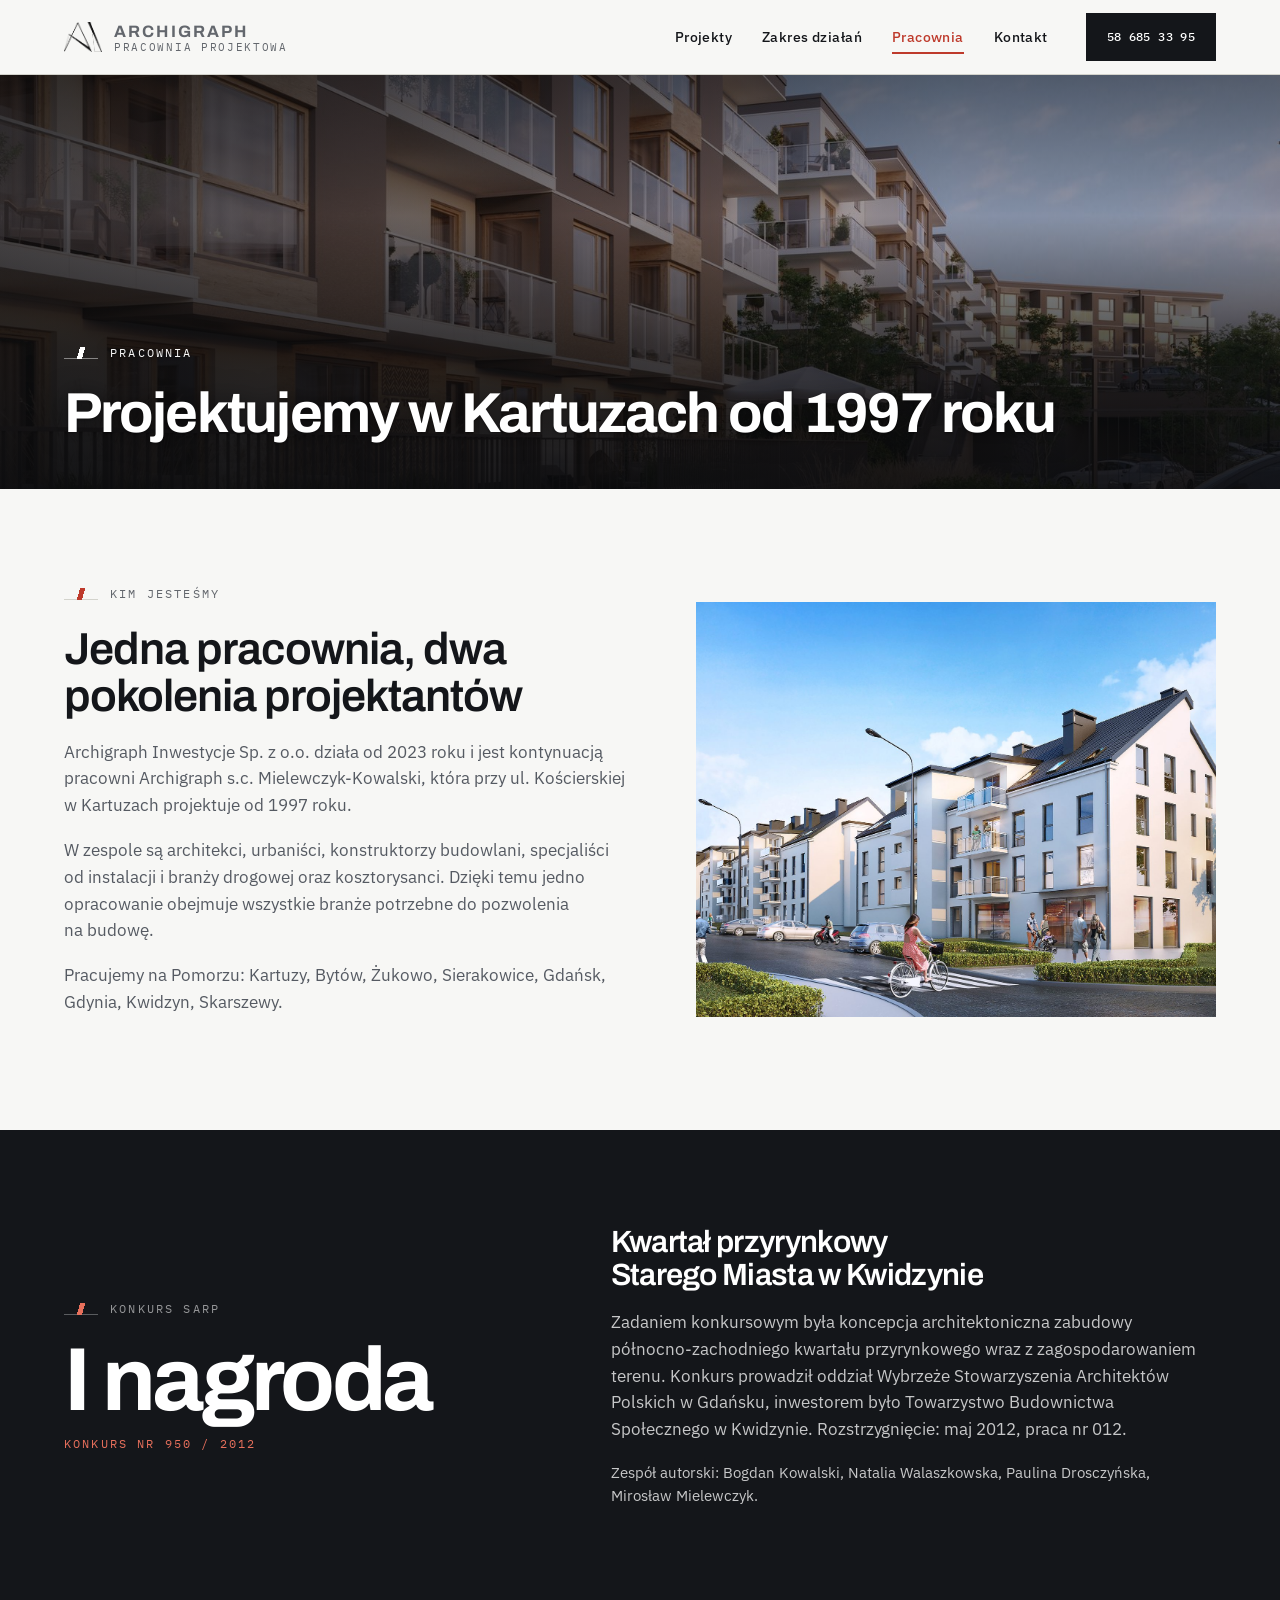
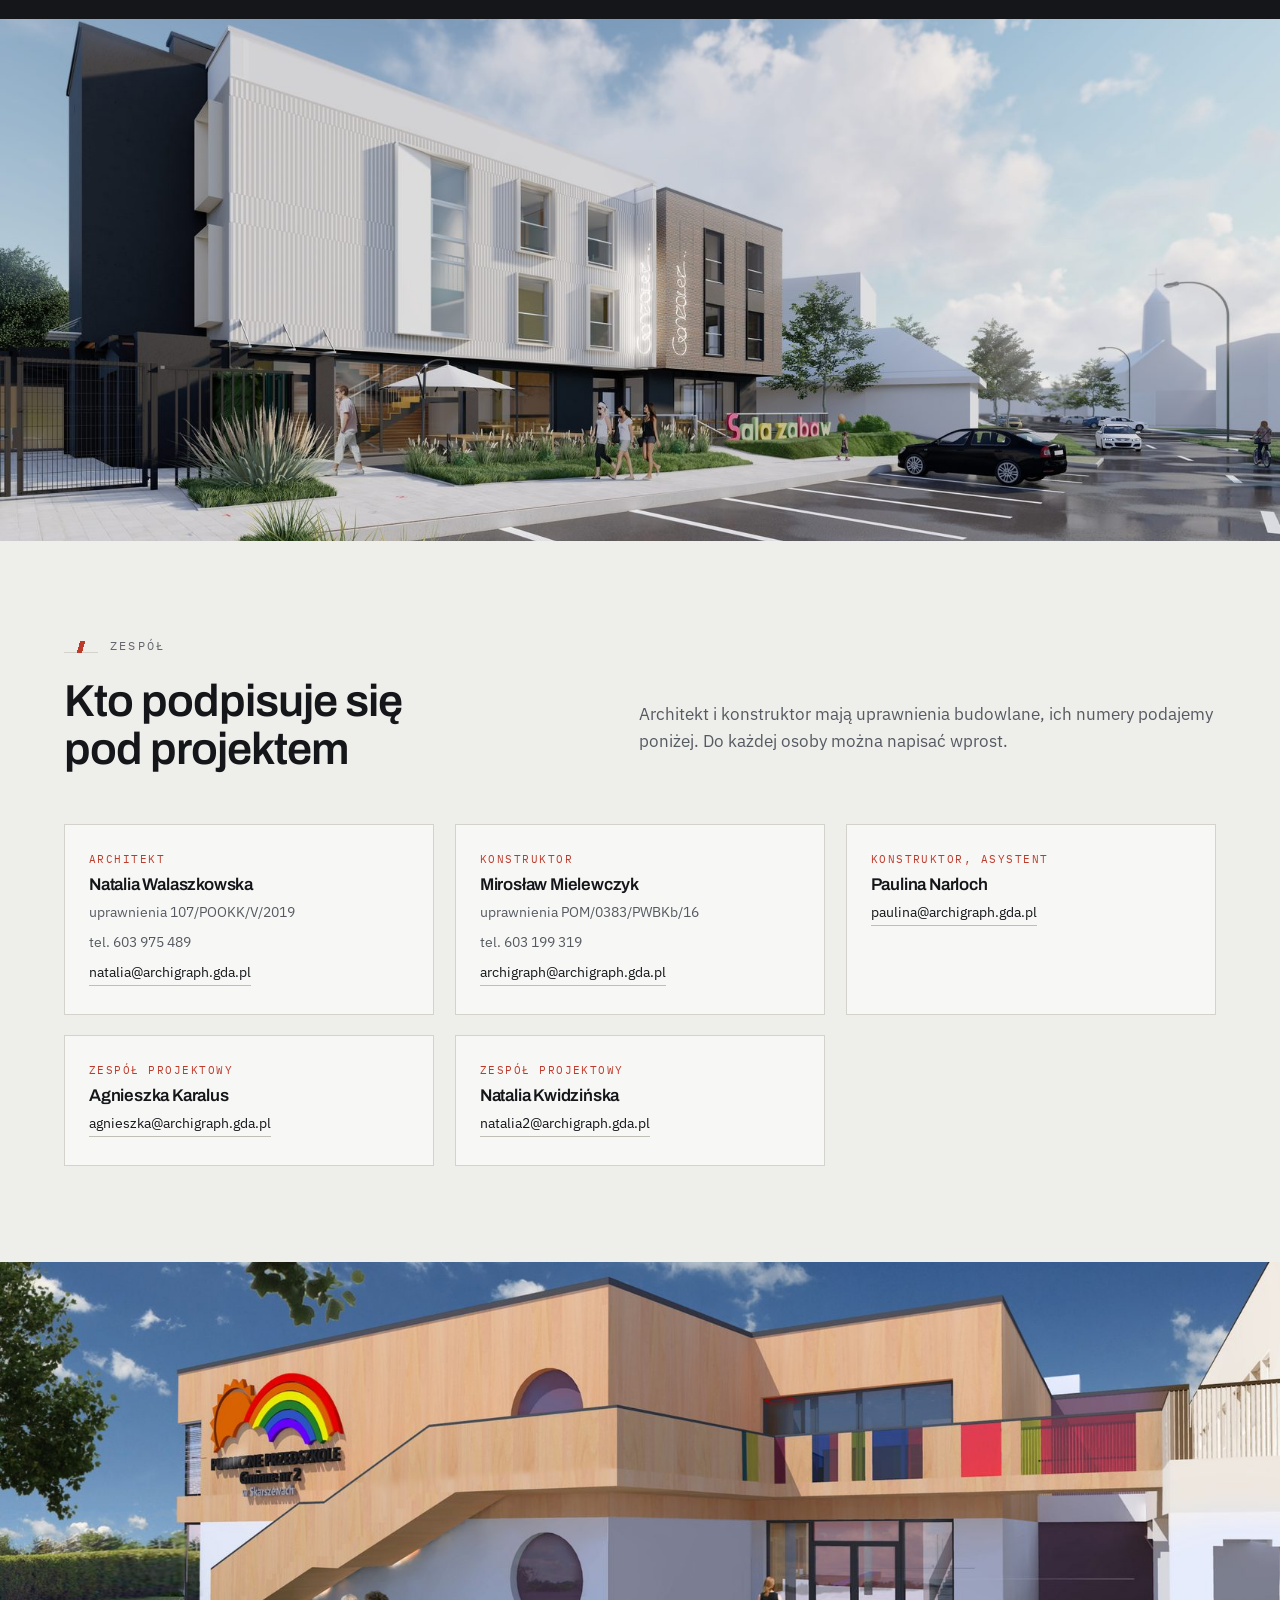
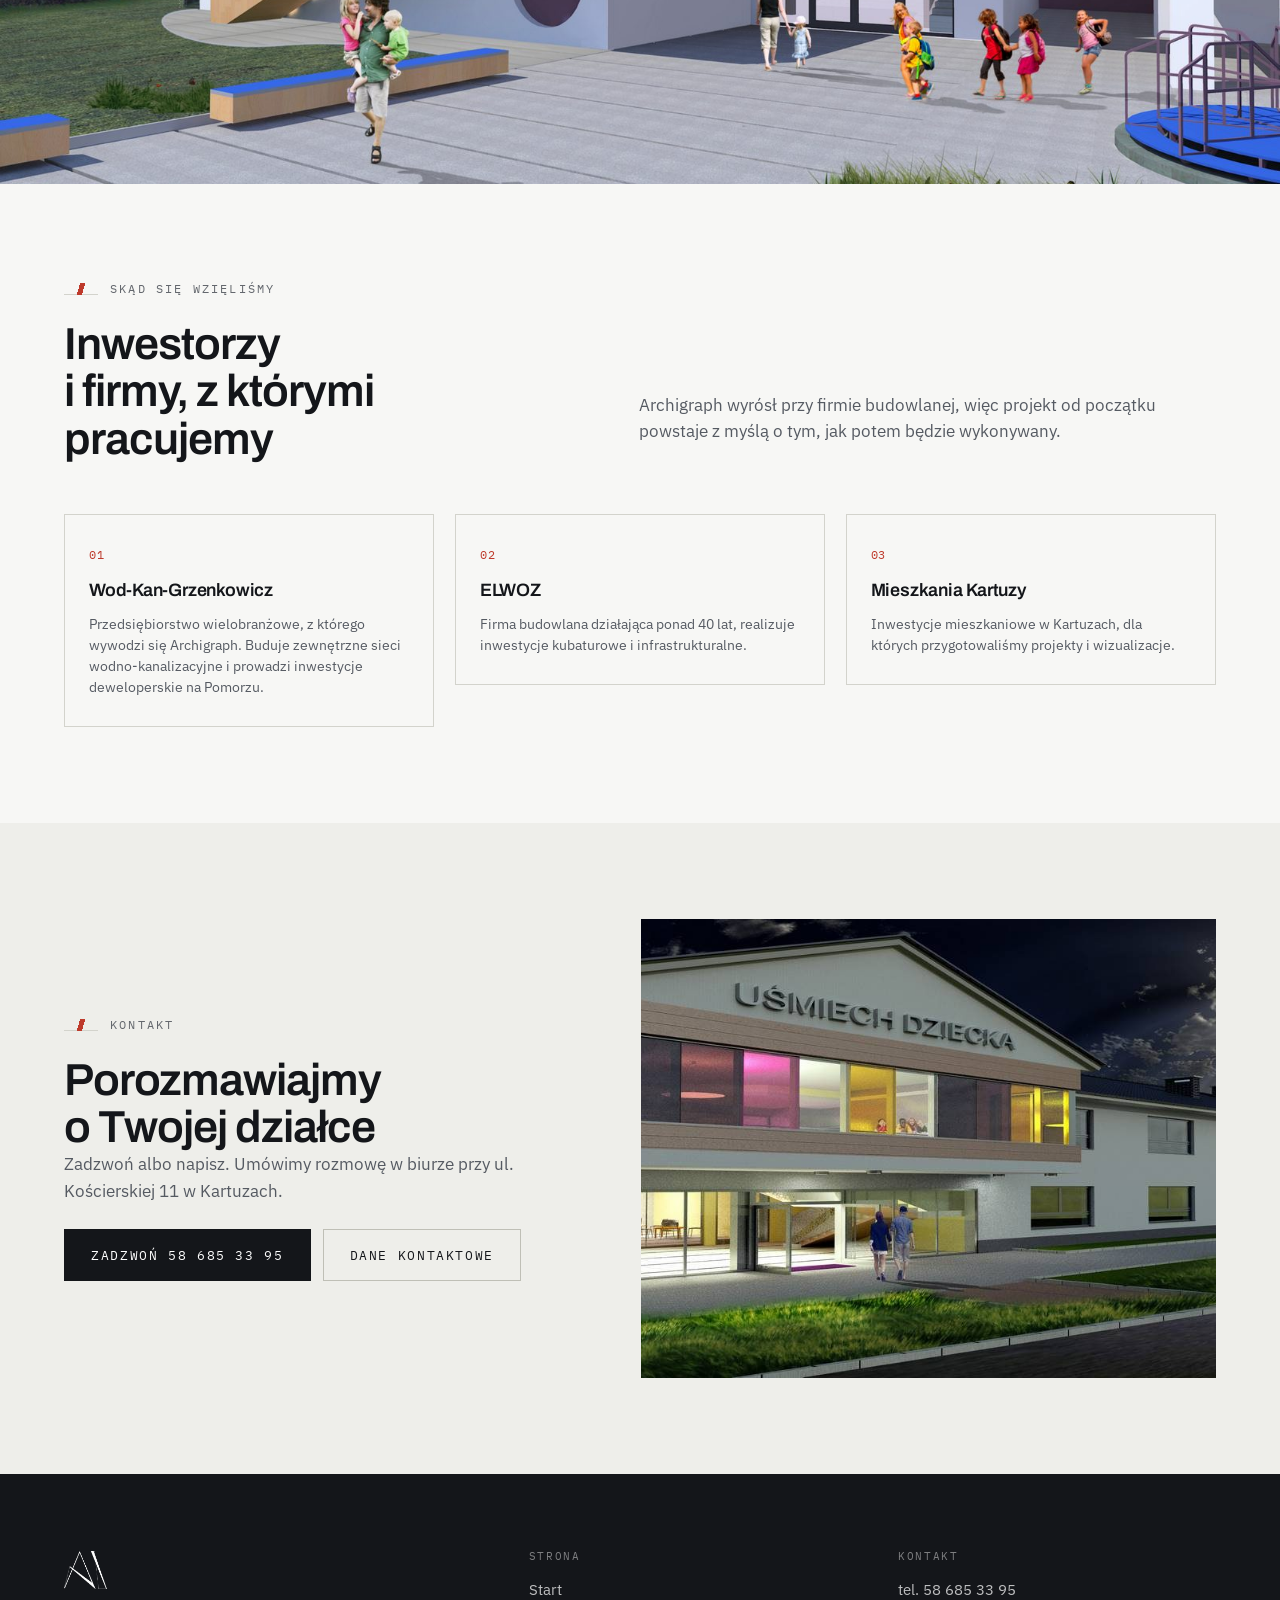
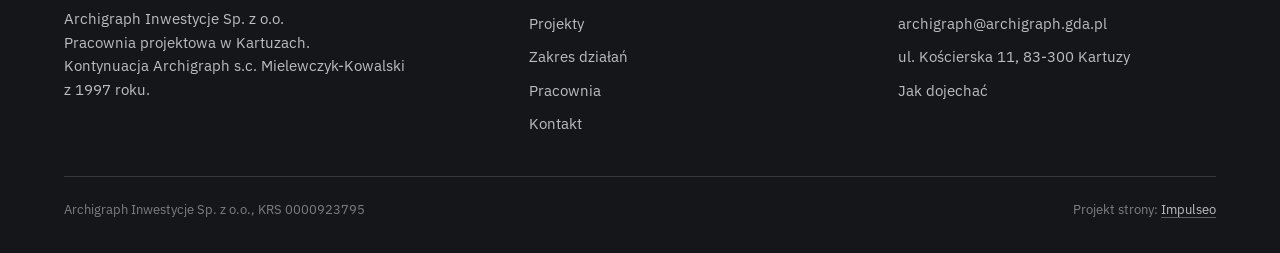
<file: pracownia.html>
<!DOCTYPE html>
<html lang="pl">
<head>
<meta charset="utf-8">
<meta name="viewport" content="width=device-width,initial-scale=1">
<title>Pracownia | Archigraph Kartuzy</title>
<meta name="description" content="Archigraph Inwestycje Sp. z o.o. w Kartuzach. Pracownia projektowa od 1997 roku, zespół z uprawnieniami, I nagroda w konkursie SARP w Kwidzynie.">
<link rel="icon" href="img/logo.png">
<link rel="preconnect" href="https://fonts.googleapis.com"><link rel="preconnect" href="https://fonts.gstatic.com" crossorigin><link href="https://fonts.googleapis.com/css2?family=Archivo:wght@400;500;600;700&family=IBM+Plex+Mono:wght@400;500&family=IBM+Plex+Sans:wght@400;500;600&display=swap" rel="stylesheet">
<link rel="stylesheet" href="styles.css?v=9">
<meta property="og:type" content="website">
<meta property="og:site_name" content="Archigraph">
<meta property="og:locale" content="pl_PL">
<meta property="og:title" content="Pracownia | Archigraph Kartuzy">
<meta property="og:description" content="Archigraph Inwestycje Sp. z o.o. w Kartuzach. Pracownia projektowa od 1997 roku, zespół z uprawnieniami, I nagroda w konkursie SARP w Kwidzynie.">
<meta property="og:image" content="https://impulseo-pl.github.io/archigraph-pracownia-projektowa/img/hero.jpg">
<meta property="og:url" content="https://impulseo-pl.github.io/archigraph-pracownia-projektowa/pracownia.html">
<meta name="twitter:card" content="summary_large_image">
<meta name="twitter:image" content="https://impulseo-pl.github.io/archigraph-pracownia-projektowa/img/hero.jpg">
<script type="application/ld+json">{
 "@context":"https://schema.org",
 "@type":"ProfessionalService",
 "name":"Archigraph Inwestycje Sp. z o.o.",
 "alternateName":"Archigraph - pracownia projektowa",
 "description":"Pracownia projektowa w Kartuzach. Architektura, konstrukcja, instalacje, urbanistyka, wnetrza, audyty energetyczne, uzgodnienia i nadzor autorski.",
 "url":"https://impulseo-pl.github.io/archigraph-pracownia-projektowa",
 "telephone":"+48586853395",
 "email":"archigraph@archigraph.gda.pl",
 "foundingDate":"1997",
 "image":"https://impulseo-pl.github.io/archigraph-pracownia-projektowa/img/hero.jpg",
 "logo":"https://impulseo-pl.github.io/archigraph-pracownia-projektowa/img/logo.png",
 "address":{"@type":"PostalAddress","streetAddress":"ul. Koscierska 11","postalCode":"83-300","addressLocality":"Kartuzy","addressRegion":"pomorskie","addressCountry":"PL"},
 "geo":{"@type":"GeoCoordinates","latitude":54.3254362,"longitude":18.2048594},
 "areaServed":["Kartuzy","Gdansk","Gdynia","Bytow","Zukowo","Kwidzyn","wojewodztwo pomorskie"],
 "aggregateRating":{"@type":"AggregateRating","ratingValue":"5","reviewCount":"3"},
 "award":"I nagroda w konkursie SARP nr 950 na koncepcje zabudowy kwartalu przyrynkowego Starego Miasta w Kwidzynie (2012)"
}</script>

</head>
<body>
<header class="nav">
 <div class="wrap nav-in">
  <a class="brand" href="index.html">
   <img class="nav-logo" src="img/logo.png" alt="Archigraph" width="34" height="30">
   <span style="display:block"><b>Archigraph</b><span>Pracownia projektowa</span></span>
  </a>
  <button class="burger" aria-label="Menu"><i></i><i></i><i></i></button>
  <nav class="nav-links">
   <a href="projekty.html">Projekty</a><a href="zakres.html">Zakres działań</a><a href="pracownia.html" aria-current="page">Pracownia</a><a href="kontakt.html">Kontakt</a>
   <a class="btn btn-solid klocek nav-cta" href="tel:+48586853395">58 685 33 95</a>
  </nav>
 </div>
</header>
<main>

<section class="pagehead" style="padding:0">
 <div class="hero-img"><img src="img/p-przystan.jpg" alt="Budynki wielorodzinne w Kartuzach - wizualizacja" width="1700" height="1202"></div>
 <div class="wrap hero-in">
  <p class="eyebrow hero-eyebrow">Pracownia</p>
  <h1>Projektujemy w Kartuzach od 1997 roku</h1>
 </div>
</section>

<section>
 <div class="wrap split">
  <div class="rise">
   <p class="eyebrow">Kim jesteśmy</p>
   <h2>Jedna pracownia, dwa pokolenia projektantów</h2>
   <p class="lead" style="margin-top:18px">Archigraph Inwestycje Sp. z o.o. działa od 2023 roku i jest kontynuacją pracowni Archigraph s.c. Mielewczyk-Kowalski, która przy ul. Kościerskiej w Kartuzach projektuje od 1997 roku.</p>
   <p class="lead">W zespole są architekci, urbaniści, konstruktorzy budowlani, specjaliści od instalacji i branży drogowej oraz kosztorysanci. Dzięki temu jedno opracowanie obejmuje wszystkie branże potrzebne do pozwolenia na budowę.</p>
   <p class="lead">Pracujemy na Pomorzu: Kartuzy, Bytów, Żukowo, Sierakowice, Gdańsk, Gdynia, Kwidzyn, Skarszewy.</p>
  </div>
  <div class="split-img rise d1"><img src="img/p-bytow-3.jpg" alt="Budynki mieszkalno-usługowe w Bytowie - wizualizacja"></div>
 </div>
</section>

<section class="sec-dark">
 <div class="wrap nagroda">
  <div class="rise">
   <p class="eyebrow">Konkurs SARP</p>
   <div class="nagroda-mark">I nagroda<em>Konkurs nr 950 / 2012</em></div>
  </div>
  <div class="rise d1">
   <h2 style="font-size:clamp(22px,2.4vw,32px);margin-bottom:18px">Kwartał przyrynkowy Starego Miasta w Kwidzynie</h2>
   <p class="lead">Zadaniem konkursowym była koncepcja architektoniczna zabudowy północno-zachodniego kwartału przyrynkowego wraz z zagospodarowaniem terenu. Konkurs prowadził oddział Wybrzeże Stowarzyszenia Architektów Polskich w Gdańsku, inwestorem było Towarzystwo Budownictwa Społecznego w Kwidzynie. Rozstrzygnięcie: maj 2012, praca nr 012.</p>
   <p class="lead" style="font-size:15px">Zespół autorski: Bogdan Kowalski, Natalia Walaszkowska, Paulina Drosczyńska, Mirosław Mielewczyk.</p>
  </div>
 </div>
</section>

<section class="stopklatka" aria-label="Budynek usługowy w Kartuzach">
 <div class="stk-bg" style="background-image:url(img/p-uslugowy-kartuzy.jpg)"></div>
</section>

<section class="sec-2">
 <div class="wrap">
  <div class="sec-head">
   <div><p class="eyebrow">Zespół</p><h2>Kto podpisuje się pod projektem</h2></div>
   <p class="lead">Architekt i konstruktor mają uprawnienia budowlane, ich numery podajemy poniżej. Do każdej osoby można napisać wprost.</p>
  </div>
  <div class="osoby"><div class="osoba klocek rise d0">
 <span class="rola">Architekt</span><h3>Natalia Walaszkowska</h3><span class="k-sub">uprawnienia 107/POOKK/V/2019</span><span class="k-sub">tel. 603 975 489</span>
 <a href="mailto:natalia@archigraph.gda.pl">natalia@archigraph.gda.pl</a>
</div><div class="osoba klocek rise d1">
 <span class="rola">Konstruktor</span><h3>Mirosław Mielewczyk</h3><span class="k-sub">uprawnienia POM/0383/PWBKb/16</span><span class="k-sub">tel. 603 199 319</span>
 <a href="mailto:archigraph@archigraph.gda.pl">archigraph@archigraph.gda.pl</a>
</div><div class="osoba klocek rise d2">
 <span class="rola">Konstruktor, asystent</span><h3>Paulina Narloch</h3>
 <a href="mailto:paulina@archigraph.gda.pl">paulina@archigraph.gda.pl</a>
</div><div class="osoba klocek rise d3">
 <span class="rola">Zespół projektowy</span><h3>Agnieszka Karalus</h3>
 <a href="mailto:agnieszka@archigraph.gda.pl">agnieszka@archigraph.gda.pl</a>
</div><div class="osoba klocek rise d4">
 <span class="rola">Zespół projektowy</span><h3>Natalia Kwidzińska</h3>
 <a href="mailto:natalia2@archigraph.gda.pl">natalia2@archigraph.gda.pl</a>
</div></div>
 </div>
</section>

<section class="stopklatka" aria-label="Koncepcja przedszkola w Skarszewach">
 <div class="stk-bg" style="background-image:url(img/p-przedszkole.jpg)"></div>
</section>

<section>
 <div class="wrap">
  <div class="sec-head">
   <div><p class="eyebrow">Skąd się wzięliśmy</p><h2>Inwestorzy i firmy, z którymi pracujemy</h2></div>
   <p class="lead">Archigraph wyrósł przy firmie budowlanej, więc projekt od początku powstaje z myślą o tym, jak potem będzie wykonywany.</p>
  </div>
  <div class="grid g-3"><a class="tile klocek rise d0" href="https://www.mieszkaniakartuzy.pl" target="_blank" rel="noopener" style="padding:28px 24px;border:1px solid var(--line);background:var(--paper)">
 <span class="k-num" style="display:block;margin-bottom:12px">01</span>
 <span class="k-name" style="font-size:clamp(17px,1.4vw,21px)">Wod-Kan-Grzenkowicz</span>
 <span class="k-sub" style="display:block;font-size:14px;color:var(--ink-2);margin-top:10px;line-height:1.5">Przedsiębiorstwo wielobranżowe, z którego wywodzi się Archigraph. Buduje zewnętrzne sieci wodno-kanalizacyjne i prowadzi inwestycje deweloperskie na Pomorzu.</span>
</a><a class="tile klocek rise d1" href="https://www.elwoz.pl" target="_blank" rel="noopener" style="padding:28px 24px;border:1px solid var(--line);background:var(--paper)">
 <span class="k-num" style="display:block;margin-bottom:12px">02</span>
 <span class="k-name" style="font-size:clamp(17px,1.4vw,21px)">ELWOZ</span>
 <span class="k-sub" style="display:block;font-size:14px;color:var(--ink-2);margin-top:10px;line-height:1.5">Firma budowlana działająca ponad 40 lat, realizuje inwestycje kubaturowe i infrastrukturalne.</span>
</a><a class="tile klocek rise d2" href="https://www.mieszkaniakartuzy.pl" target="_blank" rel="noopener" style="padding:28px 24px;border:1px solid var(--line);background:var(--paper)">
 <span class="k-num" style="display:block;margin-bottom:12px">03</span>
 <span class="k-name" style="font-size:clamp(17px,1.4vw,21px)">Mieszkania Kartuzy</span>
 <span class="k-sub" style="display:block;font-size:14px;color:var(--ink-2);margin-top:10px;line-height:1.5">Inwestycje mieszkaniowe w Kartuzach, dla których przygotowaliśmy projekty i wizualizacje.</span>
</a></div>
 </div>
</section>

<section class="sec-2">
 <div class="wrap split rev">
  <div class="split-img rise"><img src="img/p-usmiech-dziecka.jpg" alt="Budynek fundacji Uśmiech dziecka w Szklanej - wizualizacja"></div>
  <div class="rise d1">
   <p class="eyebrow">Kontakt</p>
   <h2>Porozmawiajmy o Twojej działce</h2>
   <p class="lead">Zadzwoń albo napisz. Umówimy rozmowę w biurze przy ul. Kościerskiej 11 w Kartuzach.</p>
   <div class="hero-cta" style="margin-top:24px">
    <a class="btn btn-solid klocek" href="tel:+48586853395">Zadzwoń 58 685 33 95</a>
    <a class="btn klocek" href="kontakt.html">Dane kontaktowe</a>
   </div>
  </div>
 </div>
</section>

</main>
<div class="sticky-call">
 <a href="tel:+48586853395"><span>Zadzwoń</span><b>58 685 33 95</b></a>
 <a href="mailto:archigraph@archigraph.gda.pl" class="sc-2">E-mail</a>
</div>
<footer class="foot">
 <div class="wrap">
  <div class="foot-grid">
   <div class="foot-brand">
    <img src="img/logo-white.png" alt="Archigraph" width="43" height="38">
    <p style="max-width:38ch;margin:0">Archigraph Inwestycje Sp. z o.o.<br>Pracownia projektowa w Kartuzach.<br>Kontynuacja Archigraph s.c. Mielewczyk-Kowalski z 1997 roku.</p>
   </div>
   <div>
    <h4>Strona</h4>
    <ul><li><a href="index.html">Start</a></li><li><a href="projekty.html">Projekty</a></li><li><a href="zakres.html">Zakres działań</a></li><li><a href="pracownia.html">Pracownia</a></li><li><a href="kontakt.html">Kontakt</a></li></ul>
   </div>
   <div>
    <h4>Kontakt</h4>
    <ul>
     <li><a href="tel:+48586853395">tel. 58 685 33 95</a></li>
     <li><a href="mailto:archigraph@archigraph.gda.pl">archigraph@archigraph.gda.pl</a></li>
     <li>ul. Kościerska 11, 83-300 Kartuzy</li>
     <li><a href="https://maps.google.com/?cid=8035765738652152751" target="_blank" rel="noopener">Jak dojechać</a></li>
    </ul>
   </div>
  </div>
  <div class="foot-bot">
   <span>Archigraph Inwestycje Sp. z o.o., KRS 0000923795</span>
   <span>Projekt strony: <a class="foot-credit" href="https://impulseo.pl" target="_blank" rel="noopener">Impulseo</a></span>
  </div>
 </div>
</footer>
<script src="main.js"></script>
</body>
</html>
</file>
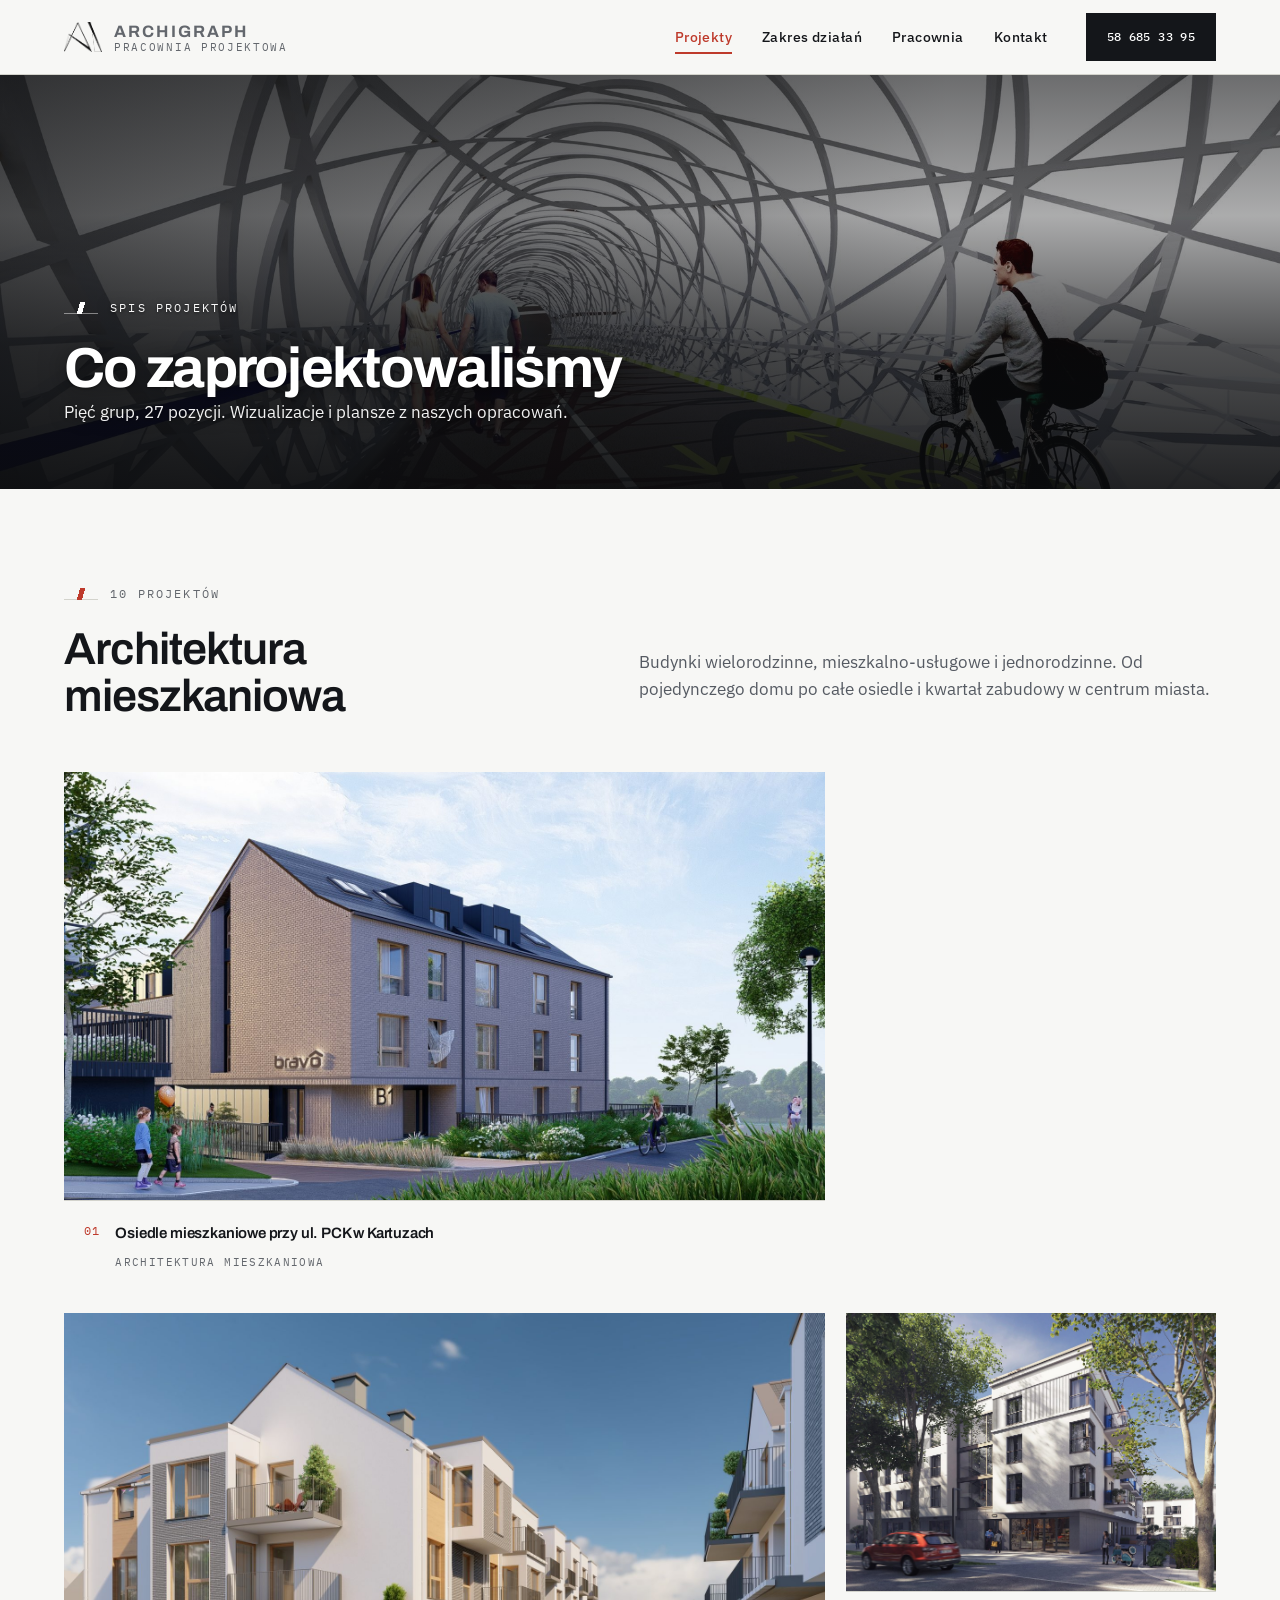
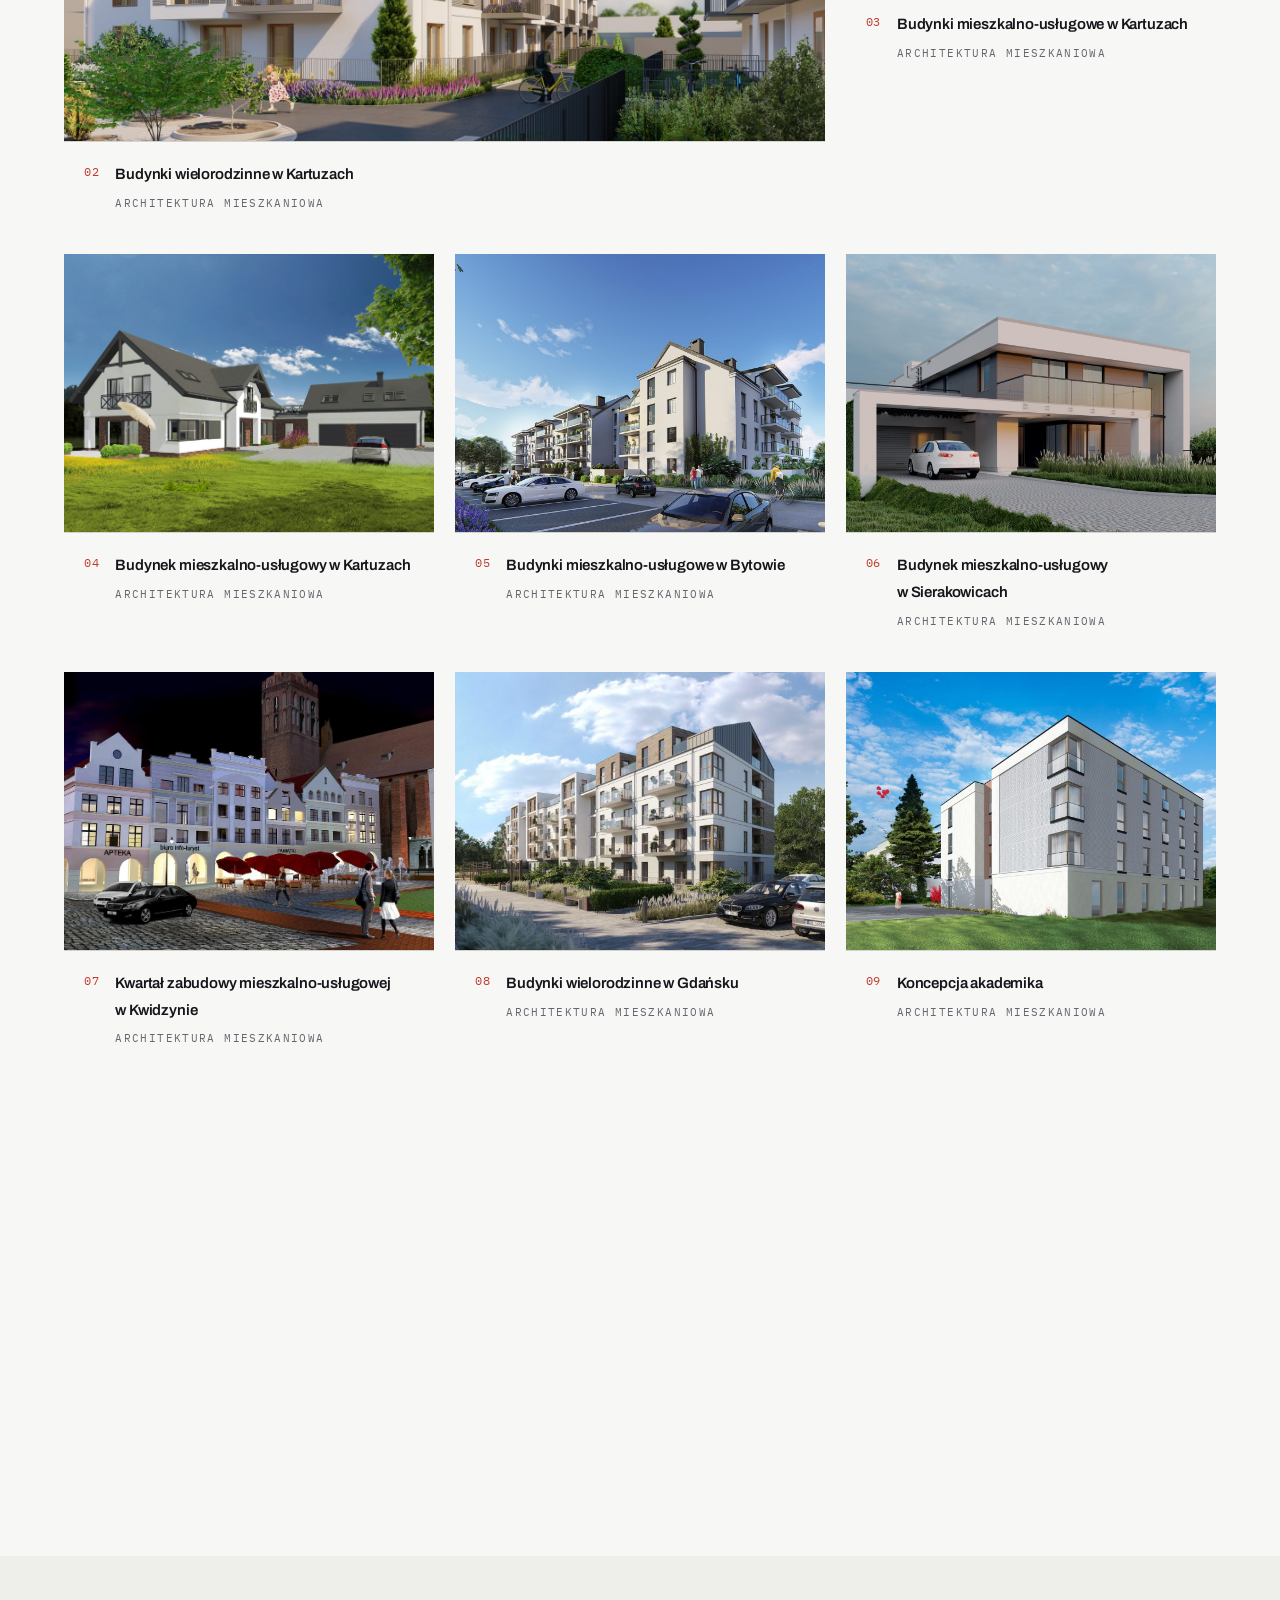
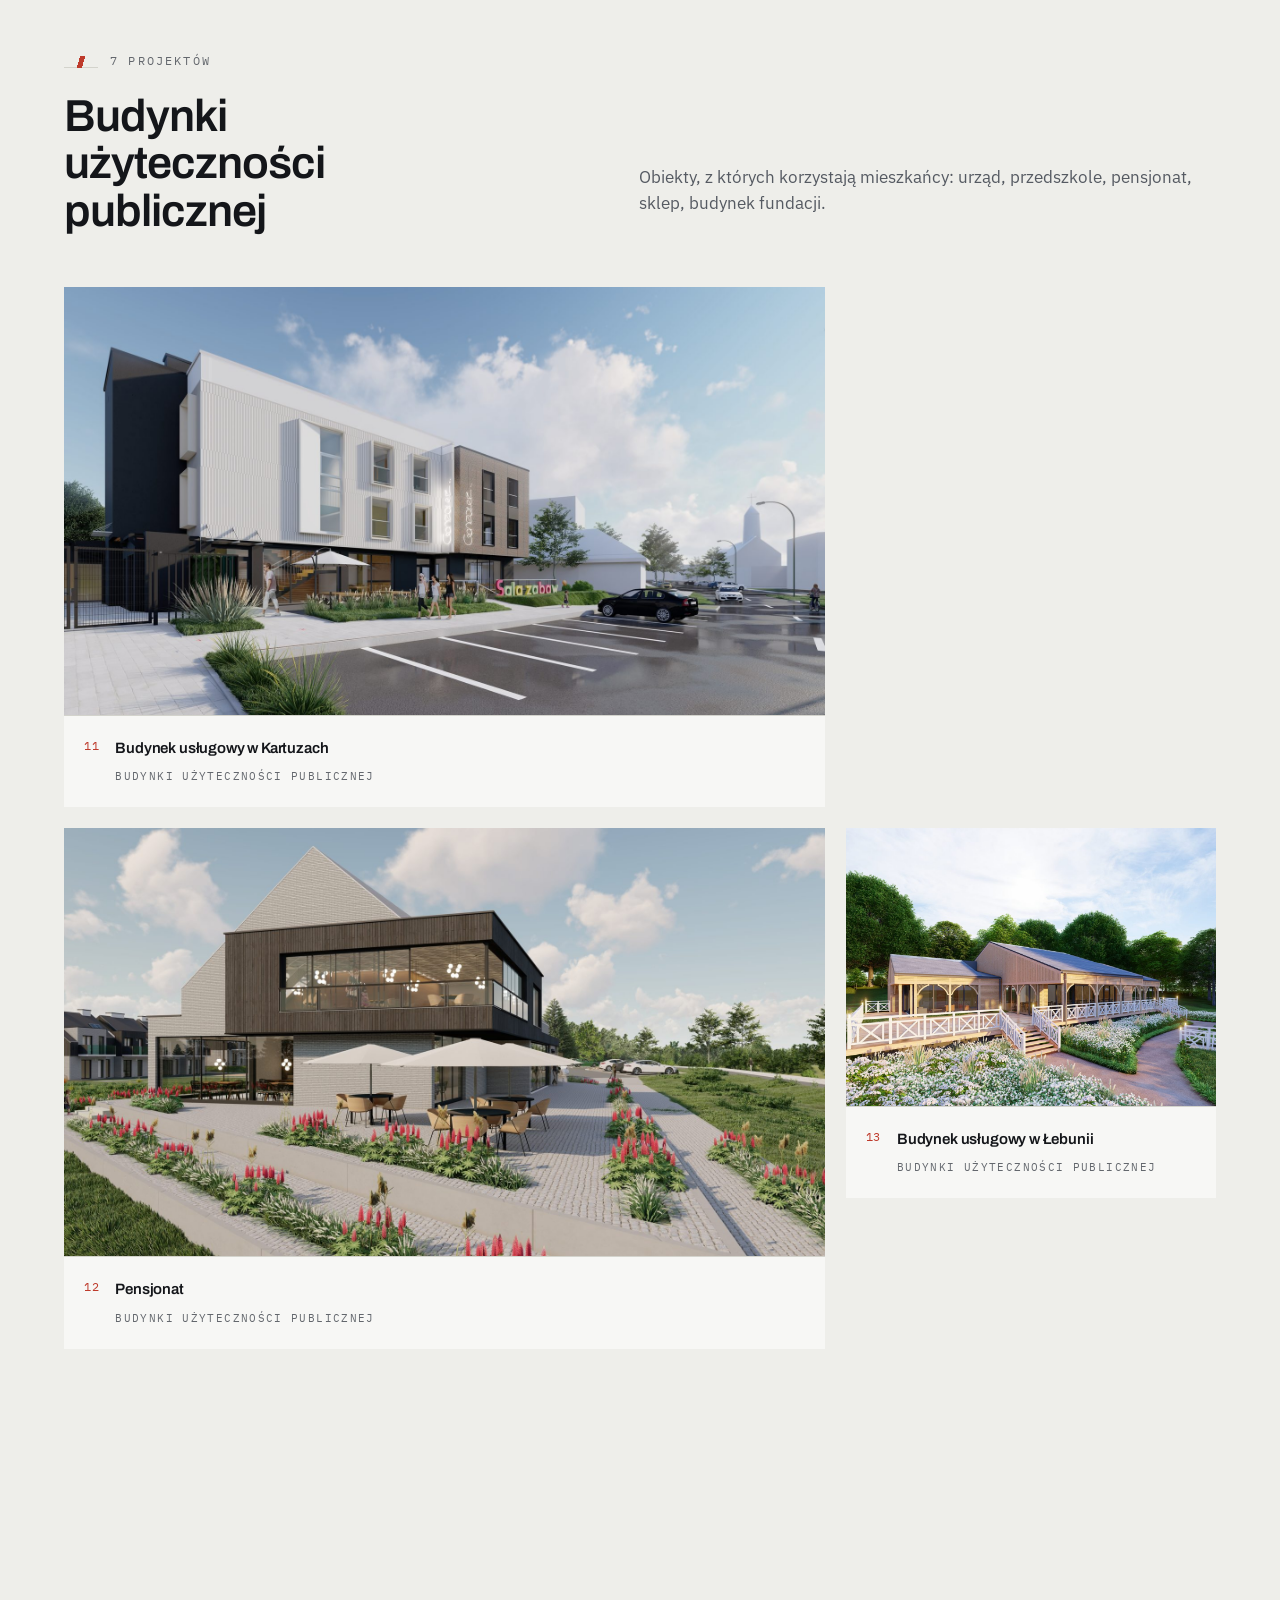
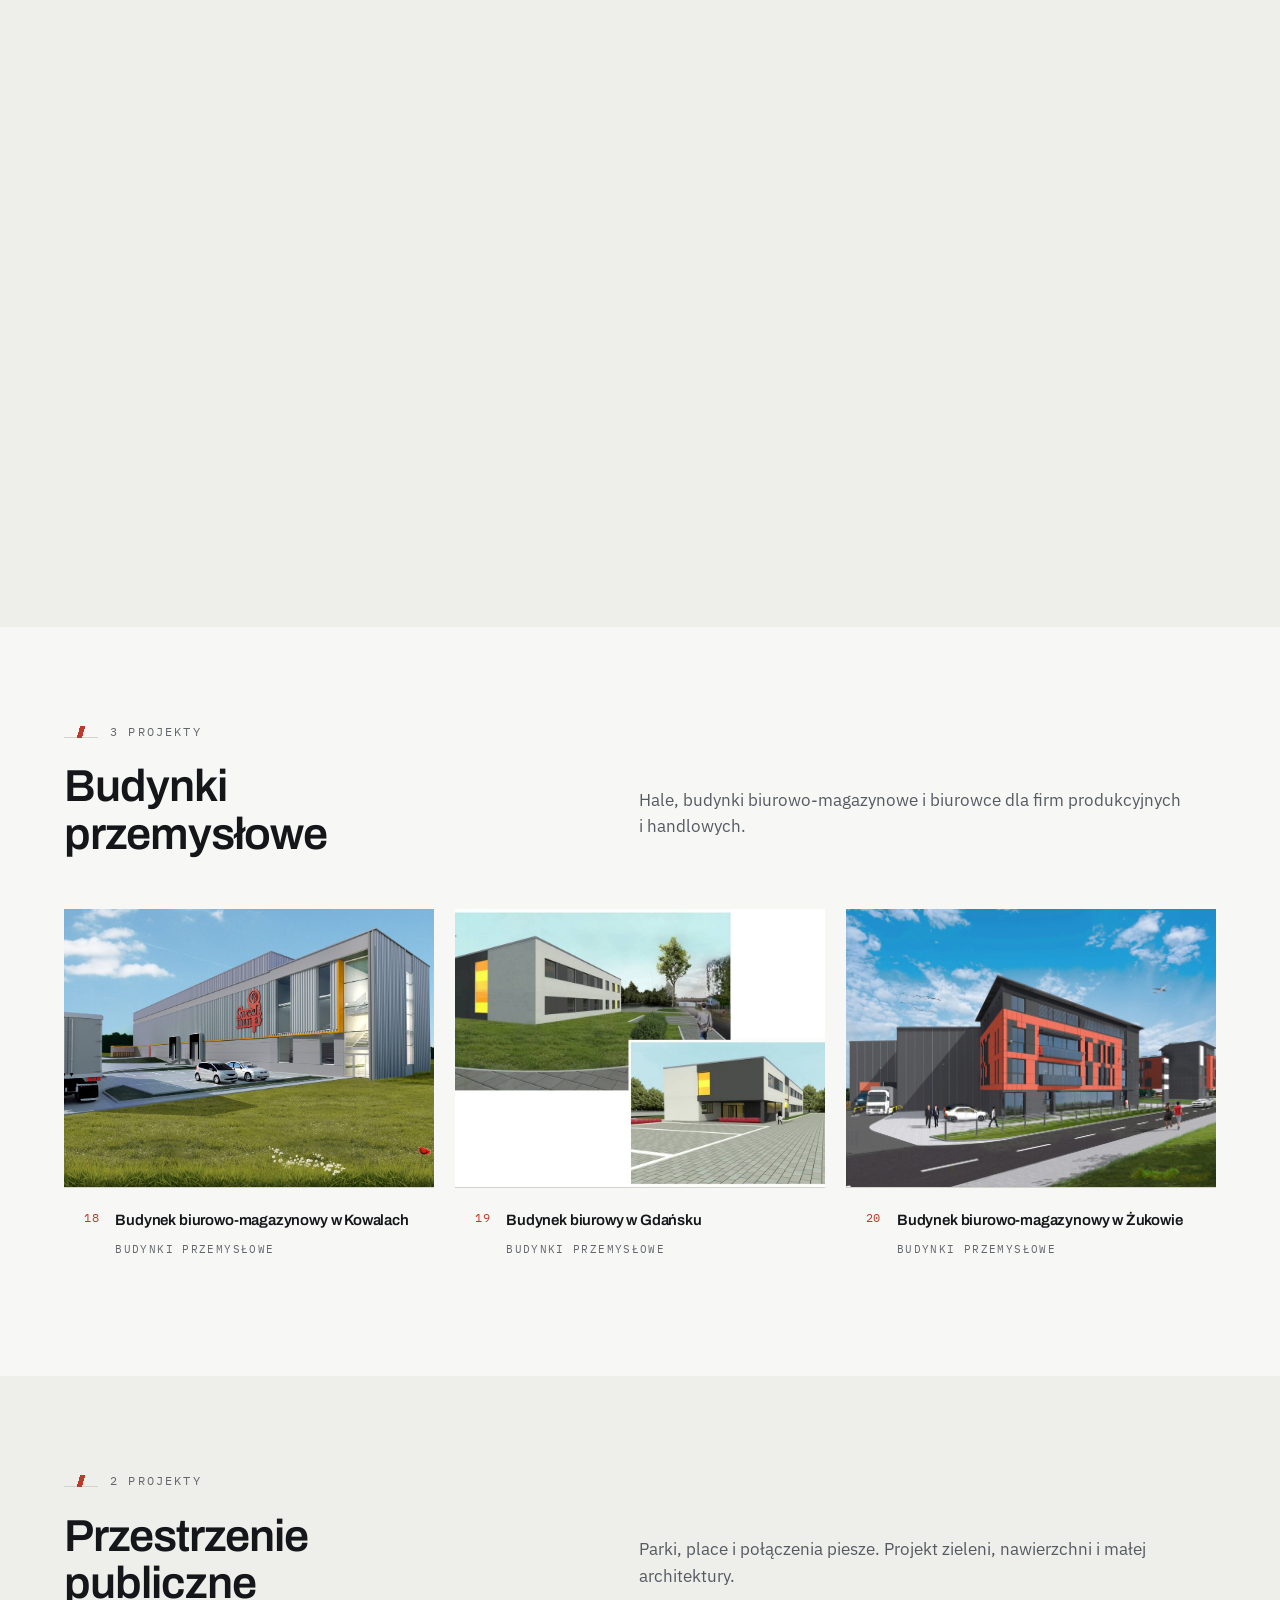
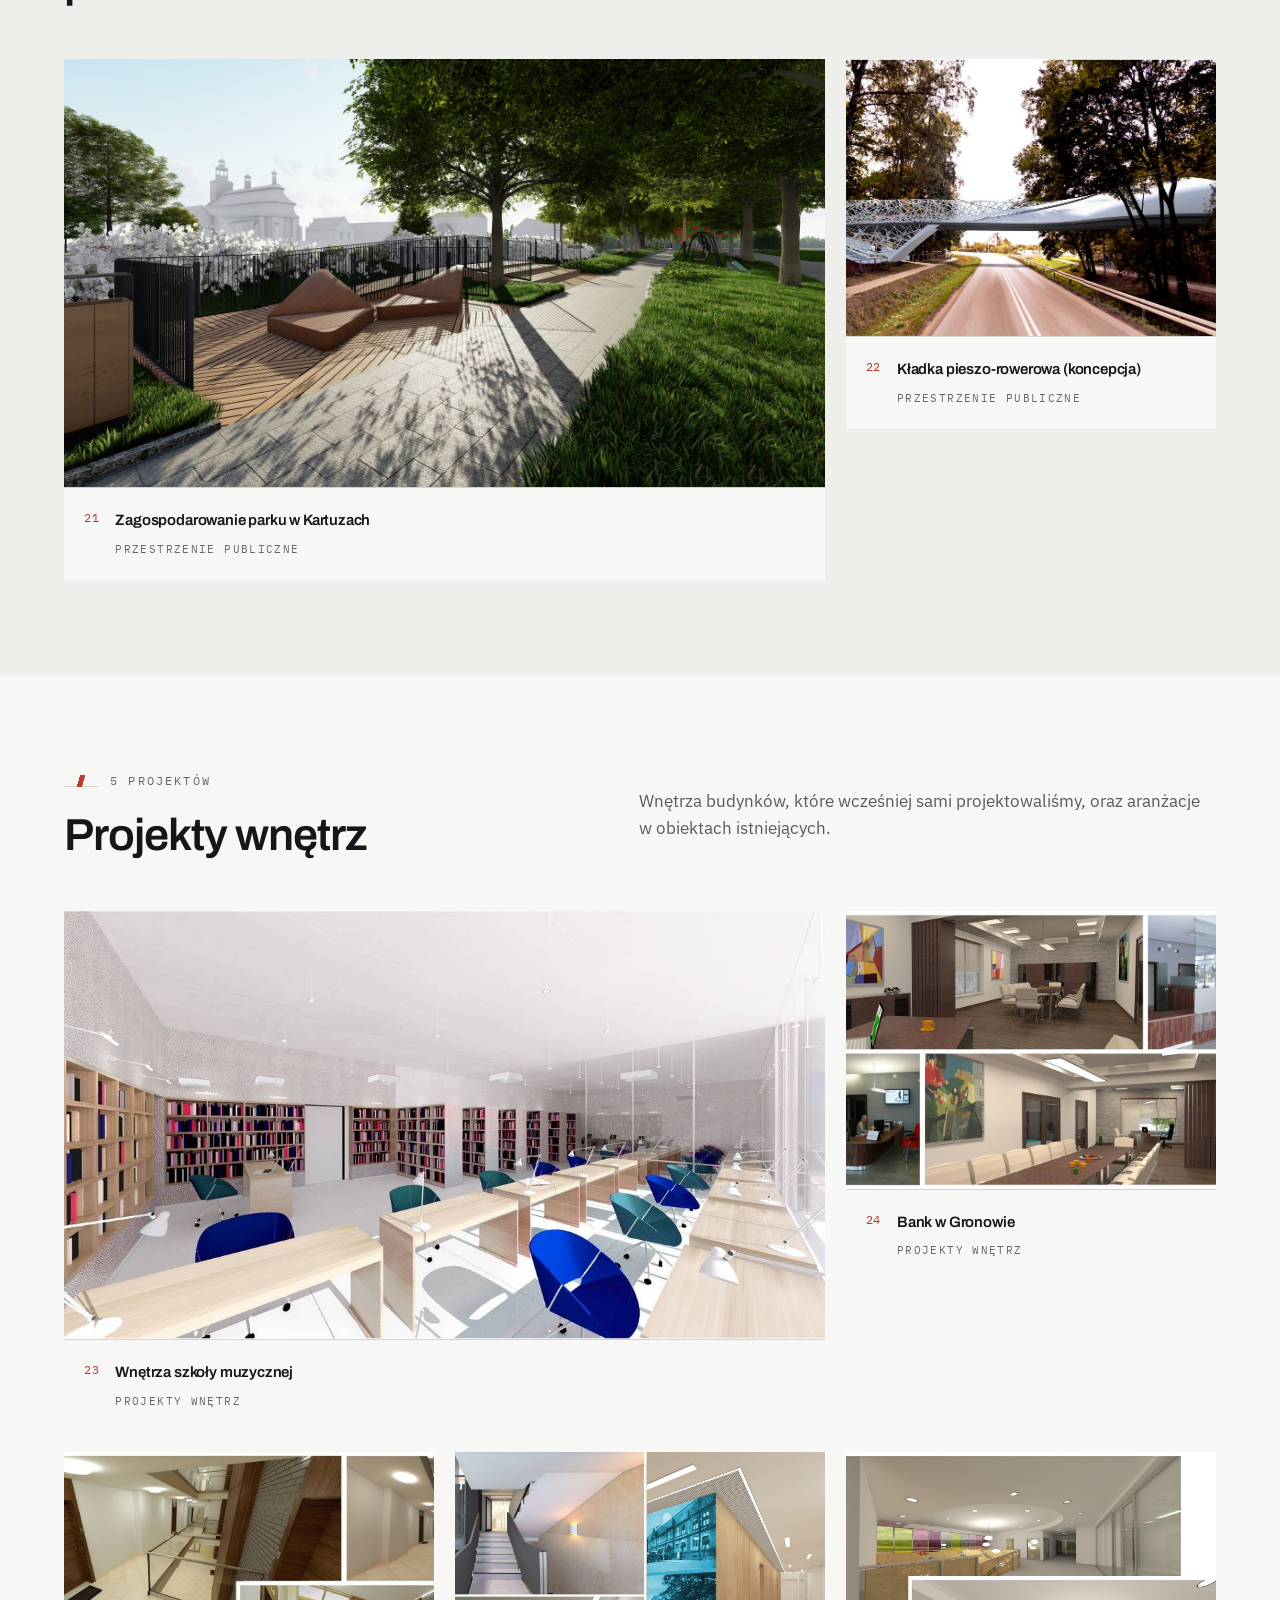
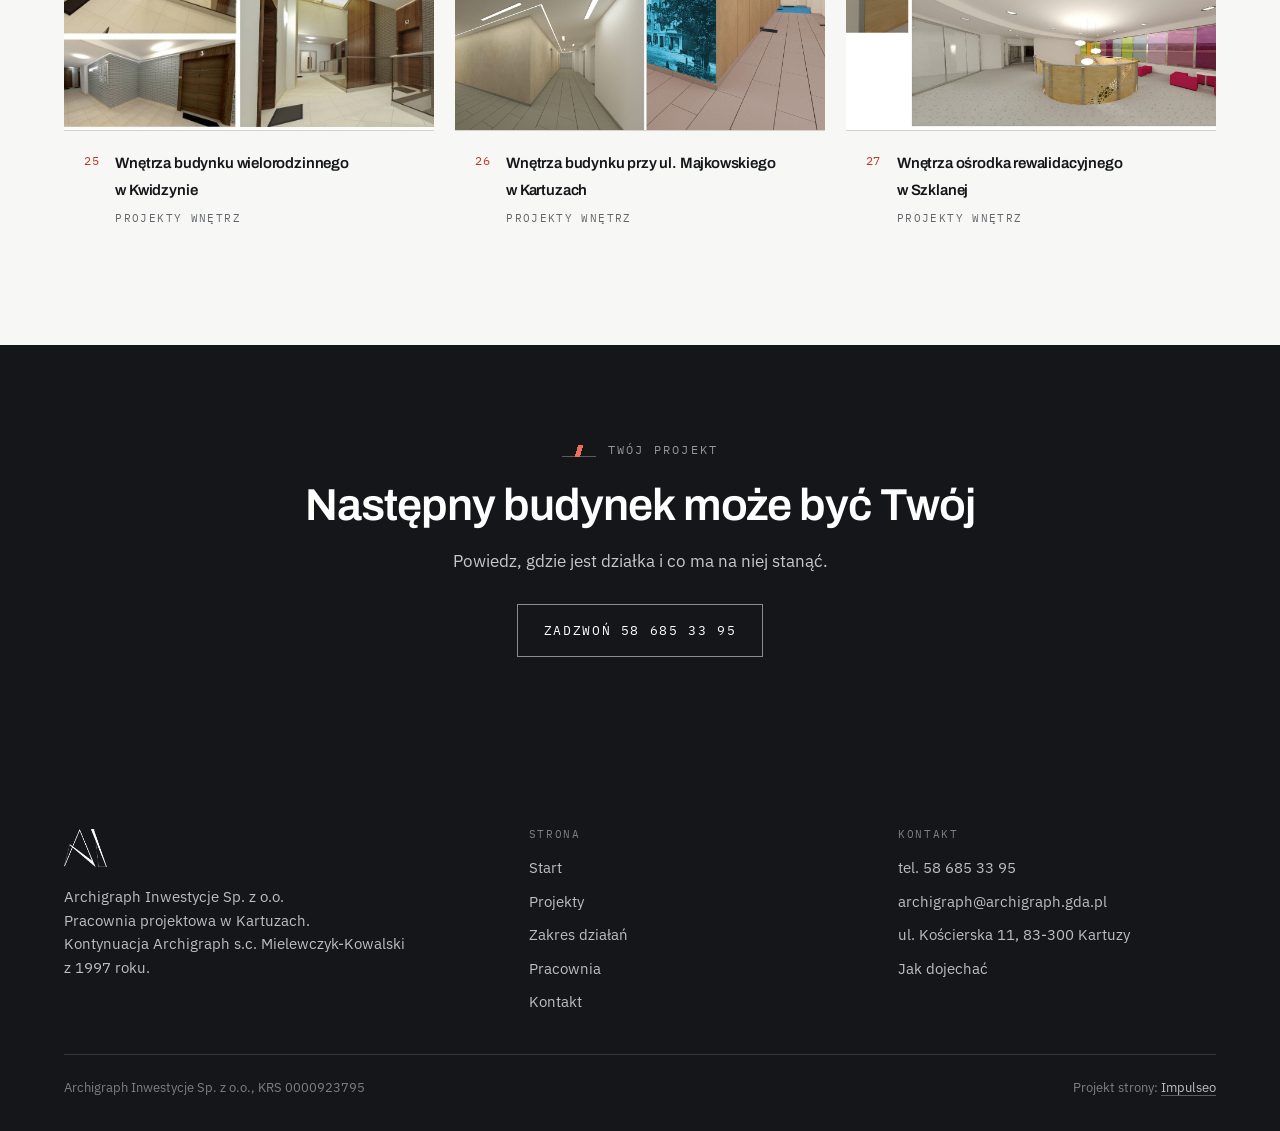
<file: projekty.html>
<!DOCTYPE html>
<html lang="pl">
<head>
<meta charset="utf-8">
<meta name="viewport" content="width=device-width,initial-scale=1">
<title>Projekty | Archigraph Kartuzy</title>
<meta name="description" content="Spis projektów pracowni Archigraph: architektura mieszkaniowa, budynki publiczne i przemysłowe, przestrzenie publiczne i wnętrza.">
<link rel="icon" href="img/logo.png">
<link rel="preconnect" href="https://fonts.googleapis.com"><link rel="preconnect" href="https://fonts.gstatic.com" crossorigin><link href="https://fonts.googleapis.com/css2?family=Archivo:wght@400;500;600;700&family=IBM+Plex+Mono:wght@400;500&family=IBM+Plex+Sans:wght@400;500;600&display=swap" rel="stylesheet">
<link rel="stylesheet" href="styles.css?v=9">
<meta property="og:type" content="website">
<meta property="og:site_name" content="Archigraph">
<meta property="og:locale" content="pl_PL">
<meta property="og:title" content="Projekty | Archigraph Kartuzy">
<meta property="og:description" content="Spis projektów pracowni Archigraph: architektura mieszkaniowa, budynki publiczne i przemysłowe, przestrzenie publiczne i wnętrza.">
<meta property="og:image" content="https://impulseo-pl.github.io/archigraph-pracownia-projektowa/img/hero.jpg">
<meta property="og:url" content="https://impulseo-pl.github.io/archigraph-pracownia-projektowa/projekty.html">
<meta name="twitter:card" content="summary_large_image">
<meta name="twitter:image" content="https://impulseo-pl.github.io/archigraph-pracownia-projektowa/img/hero.jpg">
<script type="application/ld+json">{
 "@context":"https://schema.org",
 "@type":"ProfessionalService",
 "name":"Archigraph Inwestycje Sp. z o.o.",
 "alternateName":"Archigraph - pracownia projektowa",
 "description":"Pracownia projektowa w Kartuzach. Architektura, konstrukcja, instalacje, urbanistyka, wnetrza, audyty energetyczne, uzgodnienia i nadzor autorski.",
 "url":"https://impulseo-pl.github.io/archigraph-pracownia-projektowa",
 "telephone":"+48586853395",
 "email":"archigraph@archigraph.gda.pl",
 "foundingDate":"1997",
 "image":"https://impulseo-pl.github.io/archigraph-pracownia-projektowa/img/hero.jpg",
 "logo":"https://impulseo-pl.github.io/archigraph-pracownia-projektowa/img/logo.png",
 "address":{"@type":"PostalAddress","streetAddress":"ul. Koscierska 11","postalCode":"83-300","addressLocality":"Kartuzy","addressRegion":"pomorskie","addressCountry":"PL"},
 "geo":{"@type":"GeoCoordinates","latitude":54.3254362,"longitude":18.2048594},
 "areaServed":["Kartuzy","Gdansk","Gdynia","Bytow","Zukowo","Kwidzyn","wojewodztwo pomorskie"],
 "aggregateRating":{"@type":"AggregateRating","ratingValue":"5","reviewCount":"3"},
 "award":"I nagroda w konkursie SARP nr 950 na koncepcje zabudowy kwartalu przyrynkowego Starego Miasta w Kwidzynie (2012)"
}</script>

</head>
<body>
<header class="nav">
 <div class="wrap nav-in">
  <a class="brand" href="index.html">
   <img class="nav-logo" src="img/logo.png" alt="Archigraph" width="34" height="30">
   <span style="display:block"><b>Archigraph</b><span>Pracownia projektowa</span></span>
  </a>
  <button class="burger" aria-label="Menu"><i></i><i></i><i></i></button>
  <nav class="nav-links">
   <a href="projekty.html" aria-current="page">Projekty</a><a href="zakres.html">Zakres działań</a><a href="pracownia.html">Pracownia</a><a href="kontakt.html">Kontakt</a>
   <a class="btn btn-solid klocek nav-cta" href="tel:+48586853395">58 685 33 95</a>
  </nav>
 </div>
</header>
<main>

<section class="pagehead" style="padding:0">
 <div class="hero-img"><img src="img/hd-projekty.jpg" alt="Kładka pieszo-rowerowa - wizualizacja koncepcji pracowni Archigraph" width="1900" height="908"></div>
 <div class="wrap hero-in">
  <p class="eyebrow hero-eyebrow">Spis projektów</p>
  <h1>Co zaprojektowaliśmy</h1>
  <p class="lead">Pięć grup, 27 pozycji. Wizualizacje i plansze z naszych opracowań.</p>
 </div>
</section>
<section>
 <div class="wrap">
  <div class="sec-head">
   <div><p class="eyebrow">10 projektów</p><h2>Architektura mieszkaniowa</h2></div>
   <p class="lead">Budynki wielorodzinne, mieszkalno-usługowe i jednorodzinne. Od pojedynczego domu po całe osiedle i kwartał zabudowy w centrum miasta.</p>
  </div>
  <div class="grid g-3"><a class="tile klocek rise wide" href="#" data-duze="img/p-pck-kartuzy-2.jpg" data-opis="Osiedle mieszkaniowe przy ul. PCK w Kartuzach">
 <div class="tile-img"><img src="img/p-pck-kartuzy-2.jpg" alt="Osiedle mieszkaniowe przy ul. PCK w Kartuzach"></div>
 <div class="tile-txt"><span class="k-num">01</span><span><span class="k-name">Osiedle mieszkaniowe przy ul. PCK w Kartuzach</span><span class="k-meta">Architektura mieszkaniowa</span></span></div>
</a><a class="tile klocek rise wide" href="#" data-duze="img/p-wieloro-kartuzy.jpg" data-opis="Budynki wielorodzinne w Kartuzach">
 <div class="tile-img"><img src="img/p-wieloro-kartuzy.jpg" alt="Budynki wielorodzinne w Kartuzach"></div>
 <div class="tile-txt"><span class="k-num">02</span><span><span class="k-name">Budynki wielorodzinne w Kartuzach</span><span class="k-meta">Architektura mieszkaniowa</span></span></div>
</a><a class="tile klocek rise" href="#" data-duze="img/p-mieszk-uslug-kartuzy.jpg" data-opis="Budynki mieszkalno-usługowe w Kartuzach">
 <div class="tile-img"><img src="img/p-mieszk-uslug-kartuzy.jpg" alt="Budynki mieszkalno-usługowe w Kartuzach"></div>
 <div class="tile-txt"><span class="k-num">03</span><span><span class="k-name">Budynki mieszkalno-usługowe w Kartuzach</span><span class="k-meta">Architektura mieszkaniowa</span></span></div>
</a><a class="tile klocek rise" href="#" data-duze="img/p-mieszk-uslug-kartuzy-2.jpg" data-opis="Budynek mieszkalno-usługowy w Kartuzach">
 <div class="tile-img"><img src="img/p-mieszk-uslug-kartuzy-2.jpg" alt="Budynek mieszkalno-usługowy w Kartuzach"></div>
 <div class="tile-txt"><span class="k-num">04</span><span><span class="k-name">Budynek mieszkalno-usługowy w Kartuzach</span><span class="k-meta">Architektura mieszkaniowa</span></span></div>
</a><a class="tile klocek rise" href="#" data-duze="img/p-bytow.jpg" data-opis="Budynki mieszkalno-usługowe w Bytowie">
 <div class="tile-img"><img src="img/p-bytow.jpg" alt="Budynki mieszkalno-usługowe w Bytowie"></div>
 <div class="tile-txt"><span class="k-num">05</span><span><span class="k-name">Budynki mieszkalno-usługowe w Bytowie</span><span class="k-meta">Architektura mieszkaniowa</span></span></div>
</a><a class="tile klocek rise" href="#" data-duze="img/p-sierakowice.jpg" data-opis="Budynek mieszkalno-usługowy w Sierakowicach">
 <div class="tile-img"><img src="img/p-sierakowice.jpg" alt="Budynek mieszkalno-usługowy w Sierakowicach" loading="lazy"></div>
 <div class="tile-txt"><span class="k-num">06</span><span><span class="k-name">Budynek mieszkalno-usługowy w Sierakowicach</span><span class="k-meta">Architektura mieszkaniowa</span></span></div>
</a><a class="tile klocek rise" href="#" data-duze="img/p-kwidzyn-kwartal.jpg" data-opis="Kwartał zabudowy mieszkalno-usługowej w Kwidzynie">
 <div class="tile-img"><img src="img/p-kwidzyn-kwartal.jpg" alt="Kwartał zabudowy mieszkalno-usługowej w Kwidzynie" loading="lazy"></div>
 <div class="tile-txt"><span class="k-num">07</span><span><span class="k-name">Kwartał zabudowy mieszkalno-usługowej w Kwidzynie</span><span class="k-meta">Architektura mieszkaniowa</span></span></div>
</a><a class="tile klocek rise" href="#" data-duze="img/p-wieloro-gdansk.jpg" data-opis="Budynki wielorodzinne w Gdańsku">
 <div class="tile-img"><img src="img/p-wieloro-gdansk.jpg" alt="Budynki wielorodzinne w Gdańsku" loading="lazy"></div>
 <div class="tile-txt"><span class="k-num">08</span><span><span class="k-name">Budynki wielorodzinne w Gdańsku</span><span class="k-meta">Architektura mieszkaniowa</span></span></div>
</a><a class="tile klocek rise" href="#" data-duze="img/p-akademik.jpg" data-opis="Koncepcja akademika">
 <div class="tile-img"><img src="img/p-akademik.jpg" alt="Koncepcja akademika" loading="lazy"></div>
 <div class="tile-txt"><span class="k-num">09</span><span><span class="k-name">Koncepcja akademika</span><span class="k-meta">Architektura mieszkaniowa</span></span></div>
</a><a class="tile klocek rise" href="#" data-duze="img/p-dom-jednorodzinny.jpg" data-opis="Koncepcja budynku jednorodzinnego">
 <div class="tile-img"><img src="img/p-dom-jednorodzinny.jpg" alt="Koncepcja budynku jednorodzinnego" loading="lazy"></div>
 <div class="tile-txt"><span class="k-num">10</span><span><span class="k-name">Koncepcja budynku jednorodzinnego</span><span class="k-meta">Architektura mieszkaniowa</span></span></div>
</a></div>
 </div>
</section><section class="sec-2">
 <div class="wrap">
  <div class="sec-head">
   <div><p class="eyebrow">7 projektów</p><h2>Budynki użyteczności publicznej</h2></div>
   <p class="lead">Obiekty, z których korzystają mieszkańcy: urząd, przedszkole, pensjonat, sklep, budynek fundacji.</p>
  </div>
  <div class="grid g-3"><a class="tile klocek rise wide" href="#" data-duze="img/p-uslugowy-kartuzy.jpg" data-opis="Budynek usługowy w Kartuzach">
 <div class="tile-img"><img src="img/p-uslugowy-kartuzy.jpg" alt="Budynek usługowy w Kartuzach" loading="lazy"></div>
 <div class="tile-txt"><span class="k-num">11</span><span><span class="k-name">Budynek usługowy w Kartuzach</span><span class="k-meta">Budynki użyteczności publicznej</span></span></div>
</a><a class="tile klocek rise wide" href="#" data-duze="img/p-pensjonat.jpg" data-opis="Pensjonat">
 <div class="tile-img"><img src="img/p-pensjonat.jpg" alt="Pensjonat" loading="lazy"></div>
 <div class="tile-txt"><span class="k-num">12</span><span><span class="k-name">Pensjonat</span><span class="k-meta">Budynki użyteczności publicznej</span></span></div>
</a><a class="tile klocek rise" href="#" data-duze="img/p-lebunia.jpg" data-opis="Budynek usługowy w Łebunii">
 <div class="tile-img"><img src="img/p-lebunia.jpg" alt="Budynek usługowy w Łebunii" loading="lazy"></div>
 <div class="tile-txt"><span class="k-num">13</span><span><span class="k-name">Budynek usługowy w Łebunii</span><span class="k-meta">Budynki użyteczności publicznej</span></span></div>
</a><a class="tile klocek rise" href="#" data-duze="img/p-starostwo.jpg" data-opis="Starostwo Powiatowe w Kartuzach">
 <div class="tile-img"><img src="img/p-starostwo.jpg" alt="Starostwo Powiatowe w Kartuzach" loading="lazy"></div>
 <div class="tile-txt"><span class="k-num">14</span><span><span class="k-name">Starostwo Powiatowe w Kartuzach</span><span class="k-meta">Budynki użyteczności publicznej</span></span></div>
</a><a class="tile klocek rise" href="#" data-duze="img/p-przedszkole.jpg" data-opis="Koncepcja przedszkola w Skarszewach">
 <div class="tile-img"><img src="img/p-przedszkole.jpg" alt="Koncepcja przedszkola w Skarszewach" loading="lazy"></div>
 <div class="tile-txt"><span class="k-num">15</span><span><span class="k-name">Koncepcja przedszkola w Skarszewach</span><span class="k-meta">Budynki użyteczności publicznej</span></span></div>
</a><a class="tile klocek rise" href="#" data-duze="img/p-usmiech-dziecka.jpg" data-opis="Fundacja „Uśmiech dziecka” w Szklanej">
 <div class="tile-img"><img src="img/p-usmiech-dziecka.jpg" alt="Fundacja „Uśmiech dziecka” w Szklanej" loading="lazy"></div>
 <div class="tile-txt"><span class="k-num">16</span><span><span class="k-name">Fundacja „Uśmiech dziecka” w Szklanej</span><span class="k-meta">Budynki użyteczności publicznej</span></span></div>
</a><a class="tile klocek rise" href="#" data-duze="img/p-handlowy-kartuzy.jpg" data-opis="Budynek handlowy w Kartuzach">
 <div class="tile-img"><img src="img/p-handlowy-kartuzy.jpg" alt="Budynek handlowy w Kartuzach" loading="lazy"></div>
 <div class="tile-txt"><span class="k-num">17</span><span><span class="k-name">Budynek handlowy w Kartuzach</span><span class="k-meta">Budynki użyteczności publicznej</span></span></div>
</a></div>
 </div>
</section><section>
 <div class="wrap">
  <div class="sec-head">
   <div><p class="eyebrow">3 projekty</p><h2>Budynki przemysłowe</h2></div>
   <p class="lead">Hale, budynki biurowo-magazynowe i biurowce dla firm produkcyjnych i handlowych.</p>
  </div>
  <div class="grid g-3"><a class="tile klocek rise" href="#" data-duze="img/p-kowale.jpg" data-opis="Budynek biurowo-magazynowy w Kowalach">
 <div class="tile-img"><img src="img/p-kowale.jpg" alt="Budynek biurowo-magazynowy w Kowalach" loading="lazy"></div>
 <div class="tile-txt"><span class="k-num">18</span><span><span class="k-name">Budynek biurowo-magazynowy w Kowalach</span><span class="k-meta">Budynki przemysłowe</span></span></div>
</a><a class="tile klocek rise" href="#" data-duze="img/p-biurowy-gdansk.jpg" data-opis="Budynek biurowy w Gdańsku">
 <div class="tile-img"><img src="img/p-biurowy-gdansk.jpg" alt="Budynek biurowy w Gdańsku" loading="lazy"></div>
 <div class="tile-txt"><span class="k-num">19</span><span><span class="k-name">Budynek biurowy w Gdańsku</span><span class="k-meta">Budynki przemysłowe</span></span></div>
</a><a class="tile klocek rise" href="#" data-duze="img/p-zukowo.jpg" data-opis="Budynek biurowo-magazynowy w Żukowie">
 <div class="tile-img"><img src="img/p-zukowo.jpg" alt="Budynek biurowo-magazynowy w Żukowie" loading="lazy"></div>
 <div class="tile-txt"><span class="k-num">20</span><span><span class="k-name">Budynek biurowo-magazynowy w Żukowie</span><span class="k-meta">Budynki przemysłowe</span></span></div>
</a></div>
 </div>
</section><section class="sec-2">
 <div class="wrap">
  <div class="sec-head">
   <div><p class="eyebrow">2 projekty</p><h2>Przestrzenie publiczne</h2></div>
   <p class="lead">Parki, place i połączenia piesze. Projekt zieleni, nawierzchni i małej architektury.</p>
  </div>
  <div class="grid g-3"><a class="tile klocek rise wide" href="#" data-duze="img/p-park-kartuzy.jpg" data-opis="Zagospodarowanie parku w Kartuzach">
 <div class="tile-img"><img src="img/p-park-kartuzy.jpg" alt="Zagospodarowanie parku w Kartuzach" loading="lazy"></div>
 <div class="tile-txt"><span class="k-num">21</span><span><span class="k-name">Zagospodarowanie parku w Kartuzach</span><span class="k-meta">Przestrzenie publiczne</span></span></div>
</a><a class="tile klocek rise" href="#" data-duze="img/p-kladka.jpg" data-opis="Kładka pieszo-rowerowa (koncepcja)">
 <div class="tile-img"><img src="img/p-kladka.jpg" alt="Kładka pieszo-rowerowa (koncepcja)" loading="lazy"></div>
 <div class="tile-txt"><span class="k-num">22</span><span><span class="k-name">Kładka pieszo-rowerowa (koncepcja)</span><span class="k-meta">Przestrzenie publiczne</span></span></div>
</a></div>
 </div>
</section><section>
 <div class="wrap">
  <div class="sec-head">
   <div><p class="eyebrow">5 projektów</p><h2>Projekty wnętrz</h2></div>
   <p class="lead">Wnętrza budynków, które wcześniej sami projektowaliśmy, oraz aranżacje w obiektach istniejących.</p>
  </div>
  <div class="grid g-3"><a class="tile klocek rise wide" href="#" data-duze="img/p-szkola-czytelnia.jpg" data-opis="Wnętrza szkoły muzycznej">
 <div class="tile-img"><img src="img/p-szkola-czytelnia.jpg" alt="Wnętrza szkoły muzycznej" loading="lazy"></div>
 <div class="tile-txt"><span class="k-num">23</span><span><span class="k-name">Wnętrza szkoły muzycznej</span><span class="k-meta">Projekty wnętrz</span></span></div>
</a><a class="tile klocek rise" href="#" data-duze="img/p-bank-gronowo.jpg" data-opis="Bank w Gronowie">
 <div class="tile-img"><img src="img/p-bank-gronowo.jpg" alt="Bank w Gronowie" loading="lazy"></div>
 <div class="tile-txt"><span class="k-num">24</span><span><span class="k-name">Bank w Gronowie</span><span class="k-meta">Projekty wnętrz</span></span></div>
</a><a class="tile klocek rise" href="#" data-duze="img/p-wnetrza-kwidzyn.jpg" data-opis="Wnętrza budynku wielorodzinnego w Kwidzynie">
 <div class="tile-img"><img src="img/p-wnetrza-kwidzyn.jpg" alt="Wnętrza budynku wielorodzinnego w Kwidzynie" loading="lazy"></div>
 <div class="tile-txt"><span class="k-num">25</span><span><span class="k-name">Wnętrza budynku wielorodzinnego w Kwidzynie</span><span class="k-meta">Projekty wnętrz</span></span></div>
</a><a class="tile klocek rise" href="#" data-duze="img/p-wnetrza-majkowskiego.jpg" data-opis="Wnętrza budynku przy ul. Majkowskiego w Kartuzach">
 <div class="tile-img"><img src="img/p-wnetrza-majkowskiego.jpg" alt="Wnętrza budynku przy ul. Majkowskiego w Kartuzach" loading="lazy"></div>
 <div class="tile-txt"><span class="k-num">26</span><span><span class="k-name">Wnętrza budynku przy ul. Majkowskiego w Kartuzach</span><span class="k-meta">Projekty wnętrz</span></span></div>
</a><a class="tile klocek rise" href="#" data-duze="img/p-osrodek-szklana.jpg" data-opis="Wnętrza ośrodka rewalidacyjnego w Szklanej">
 <div class="tile-img"><img src="img/p-osrodek-szklana.jpg" alt="Wnętrza ośrodka rewalidacyjnego w Szklanej" loading="lazy"></div>
 <div class="tile-txt"><span class="k-num">27</span><span><span class="k-name">Wnętrza ośrodka rewalidacyjnego w Szklanej</span><span class="k-meta">Projekty wnętrz</span></span></div>
</a></div>
 </div>
</section>
<section class="sec-dark">
 <div class="wrap" style="text-align:center">
  <p class="eyebrow" style="justify-content:center">Twój projekt</p>
  <h2 style="margin-bottom:18px">Następny budynek może być Twój</h2>
  <p class="lead" style="margin:0 auto 30px">Powiedz, gdzie jest działka i co ma na niej stanąć.</p>
  <a class="btn btn-on-dark klocek" href="tel:+48586853395">Zadzwoń 58 685 33 95</a>
 </div>
</section>

</main>
<div class="sticky-call">
 <a href="tel:+48586853395"><span>Zadzwoń</span><b>58 685 33 95</b></a>
 <a href="mailto:archigraph@archigraph.gda.pl" class="sc-2">E-mail</a>
</div>
<footer class="foot">
 <div class="wrap">
  <div class="foot-grid">
   <div class="foot-brand">
    <img src="img/logo-white.png" alt="Archigraph" width="43" height="38">
    <p style="max-width:38ch;margin:0">Archigraph Inwestycje Sp. z o.o.<br>Pracownia projektowa w Kartuzach.<br>Kontynuacja Archigraph s.c. Mielewczyk-Kowalski z 1997 roku.</p>
   </div>
   <div>
    <h4>Strona</h4>
    <ul><li><a href="index.html">Start</a></li><li><a href="projekty.html">Projekty</a></li><li><a href="zakres.html">Zakres działań</a></li><li><a href="pracownia.html">Pracownia</a></li><li><a href="kontakt.html">Kontakt</a></li></ul>
   </div>
   <div>
    <h4>Kontakt</h4>
    <ul>
     <li><a href="tel:+48586853395">tel. 58 685 33 95</a></li>
     <li><a href="mailto:archigraph@archigraph.gda.pl">archigraph@archigraph.gda.pl</a></li>
     <li>ul. Kościerska 11, 83-300 Kartuzy</li>
     <li><a href="https://maps.google.com/?cid=8035765738652152751" target="_blank" rel="noopener">Jak dojechać</a></li>
    </ul>
   </div>
  </div>
  <div class="foot-bot">
   <span>Archigraph Inwestycje Sp. z o.o., KRS 0000923795</span>
   <span>Projekt strony: <a class="foot-credit" href="https://impulseo.pl" target="_blank" rel="noopener">Impulseo</a></span>
  </div>
 </div>
</footer>
<script src="main.js"></script>
</body>
</html>
</file>
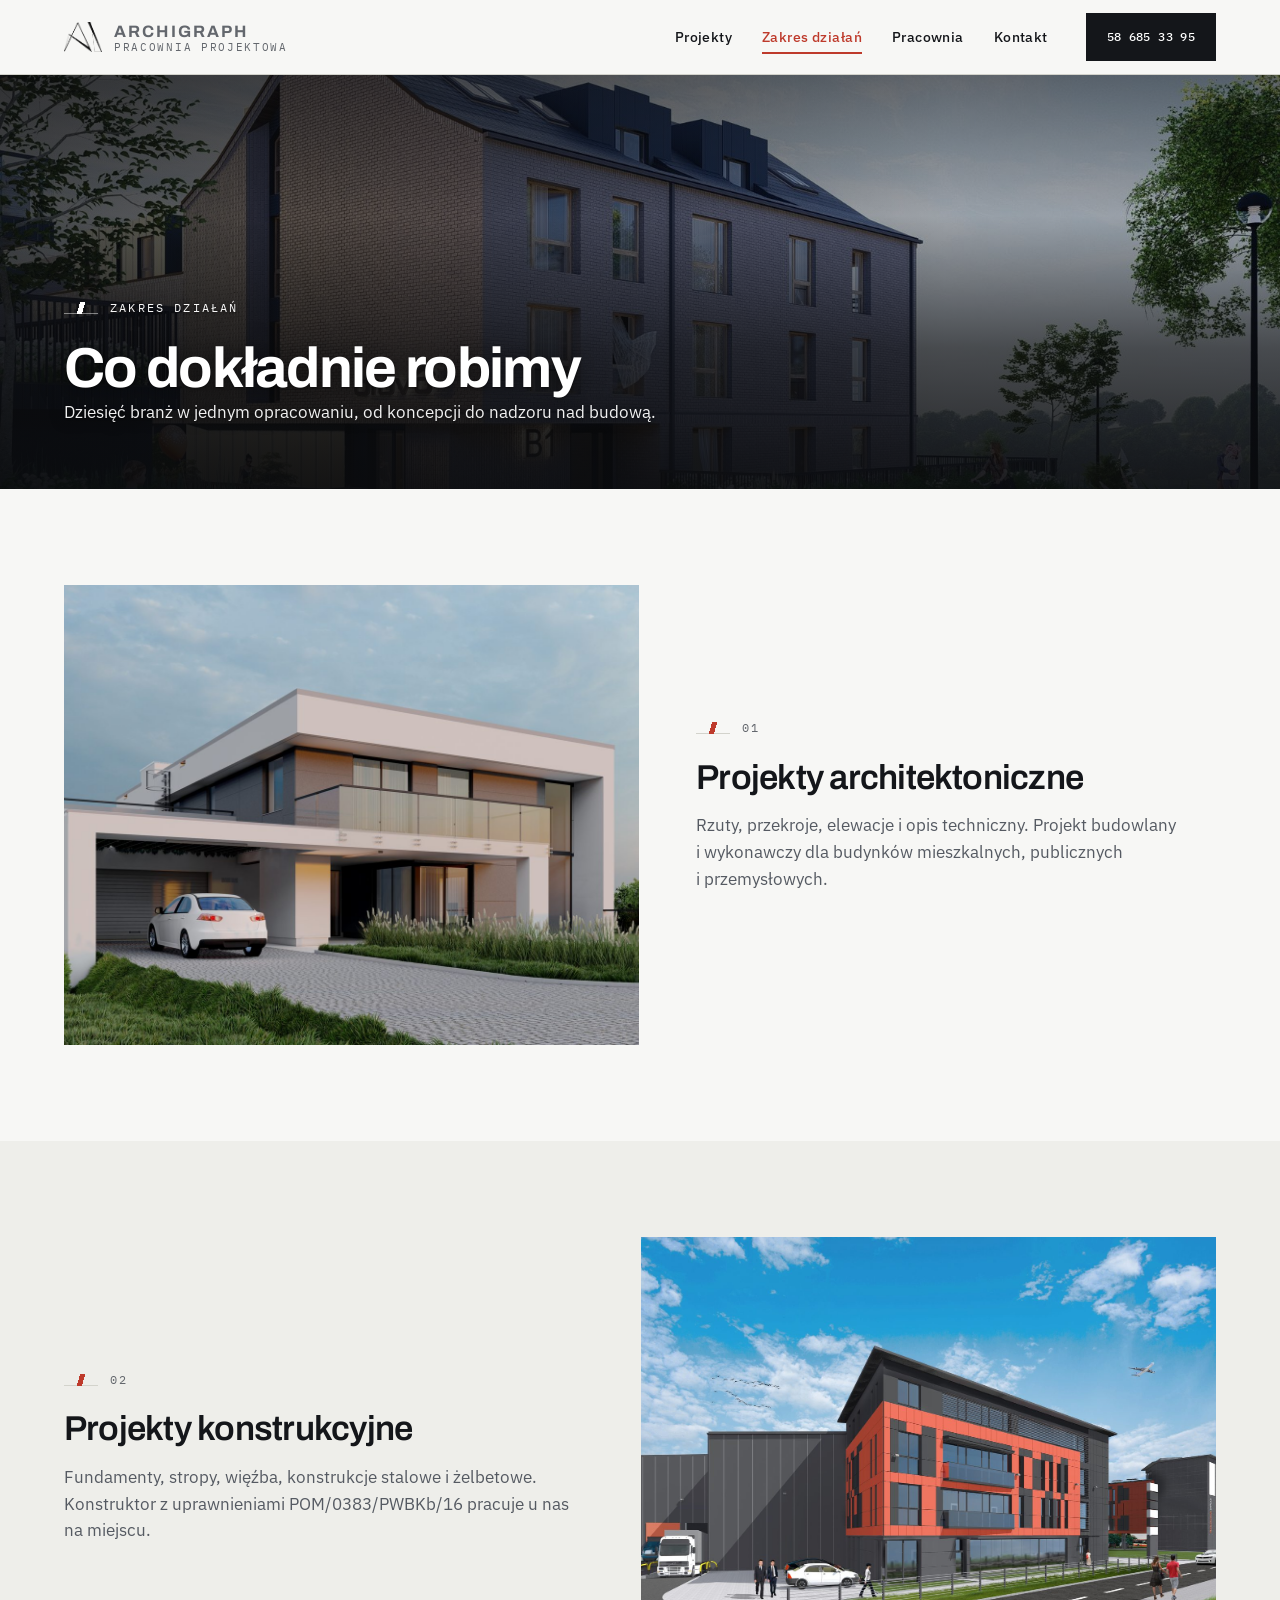
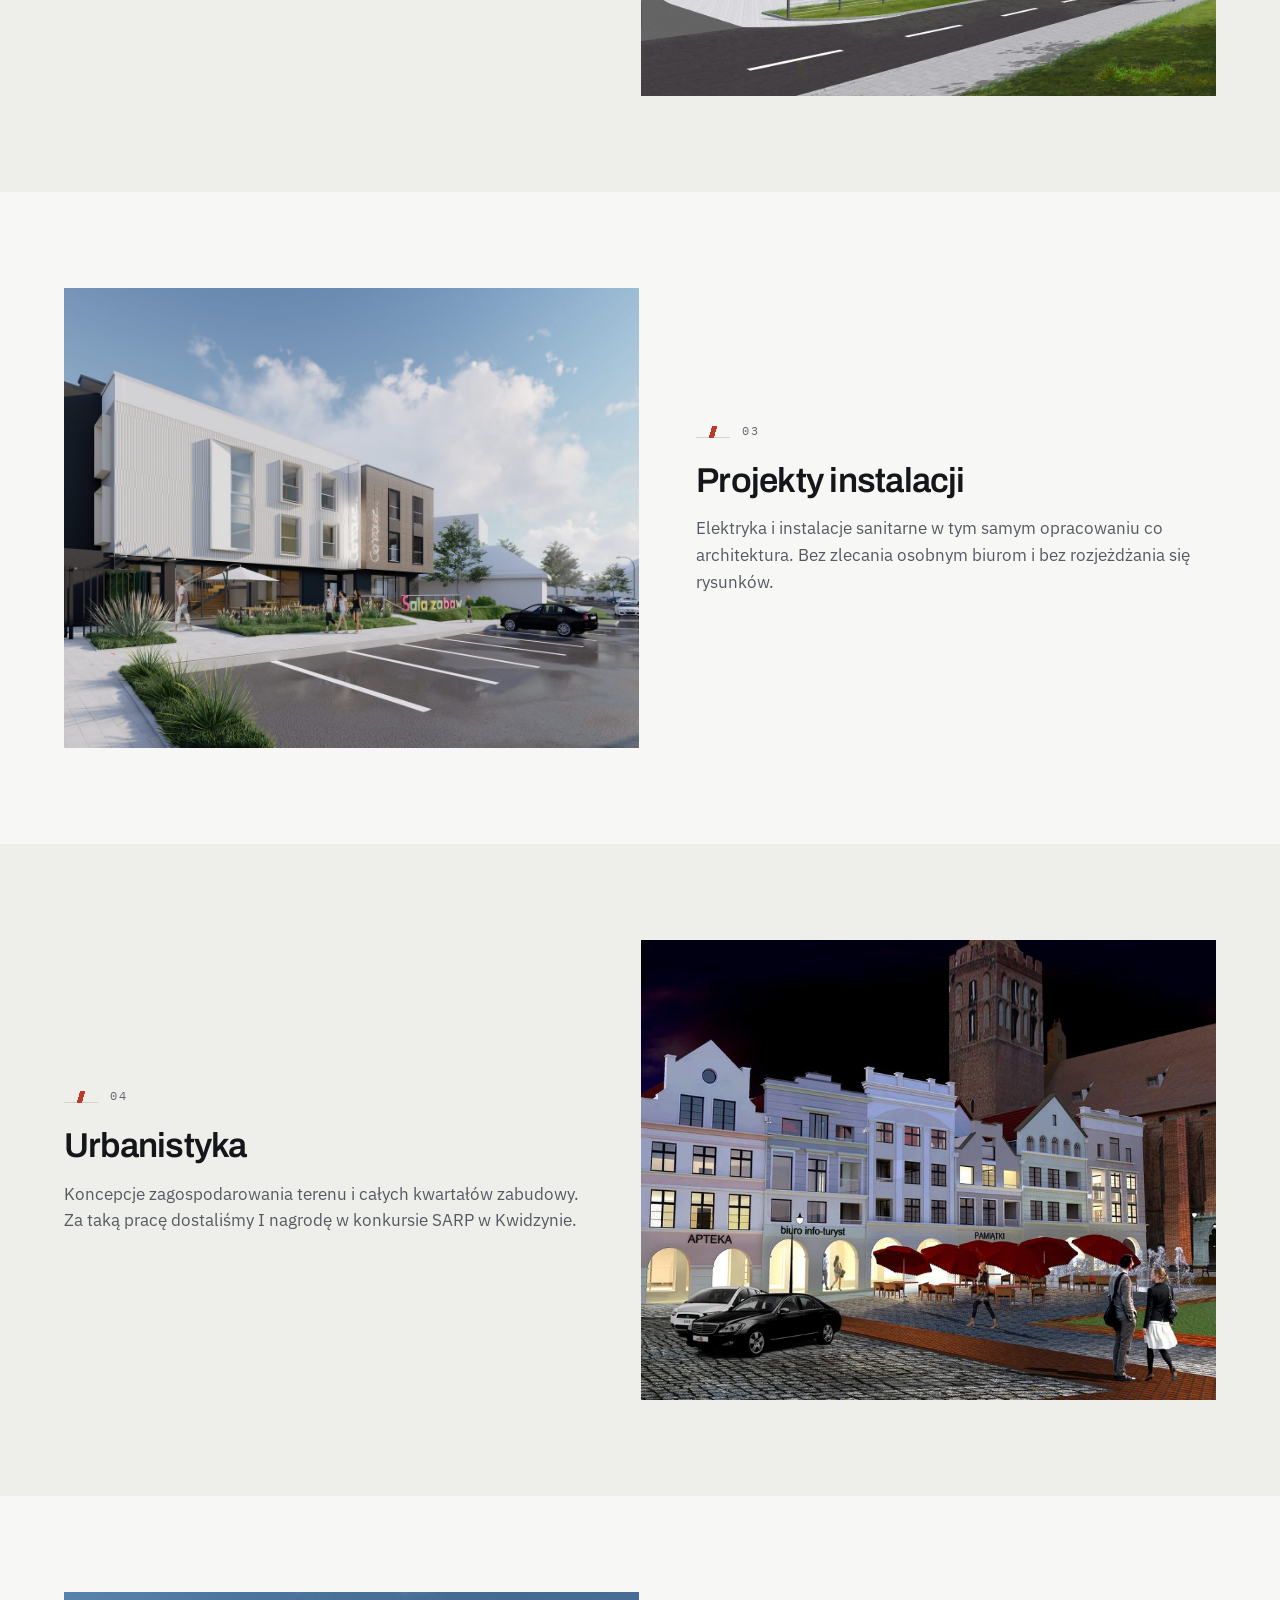
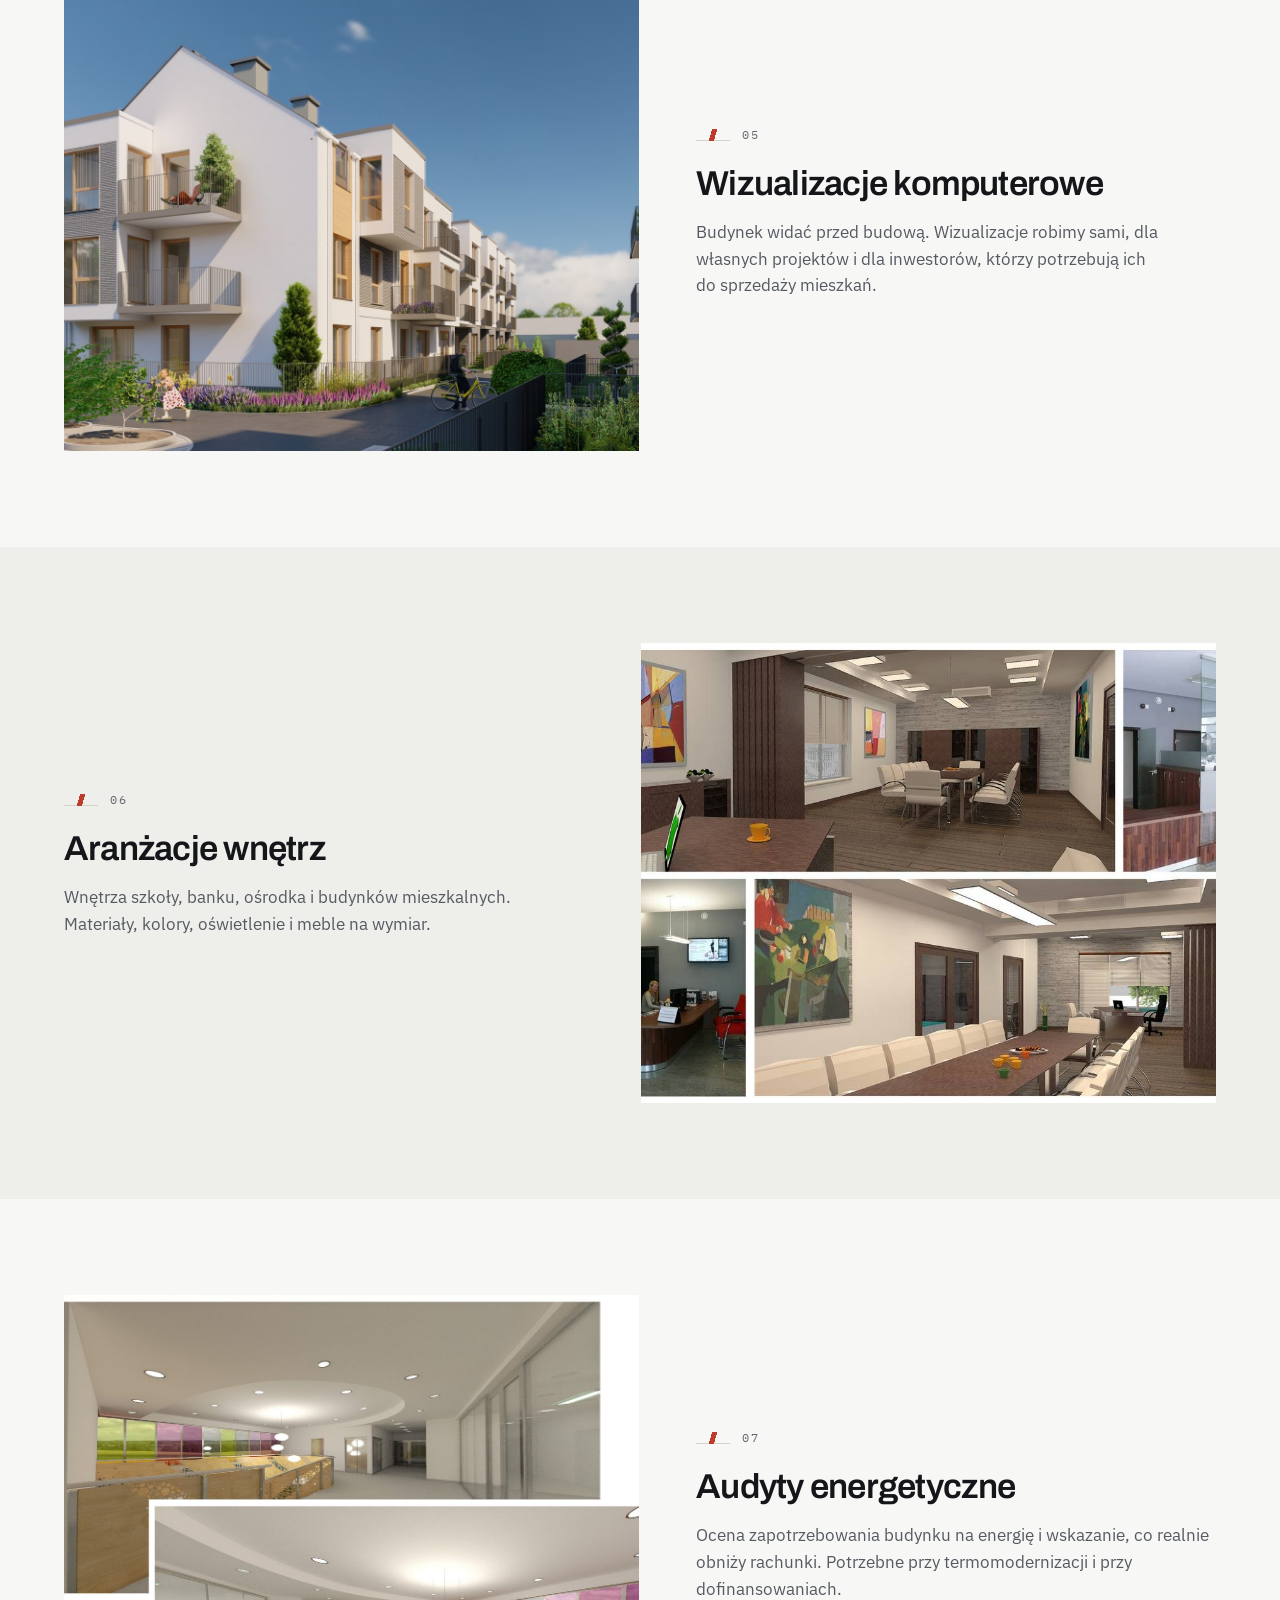
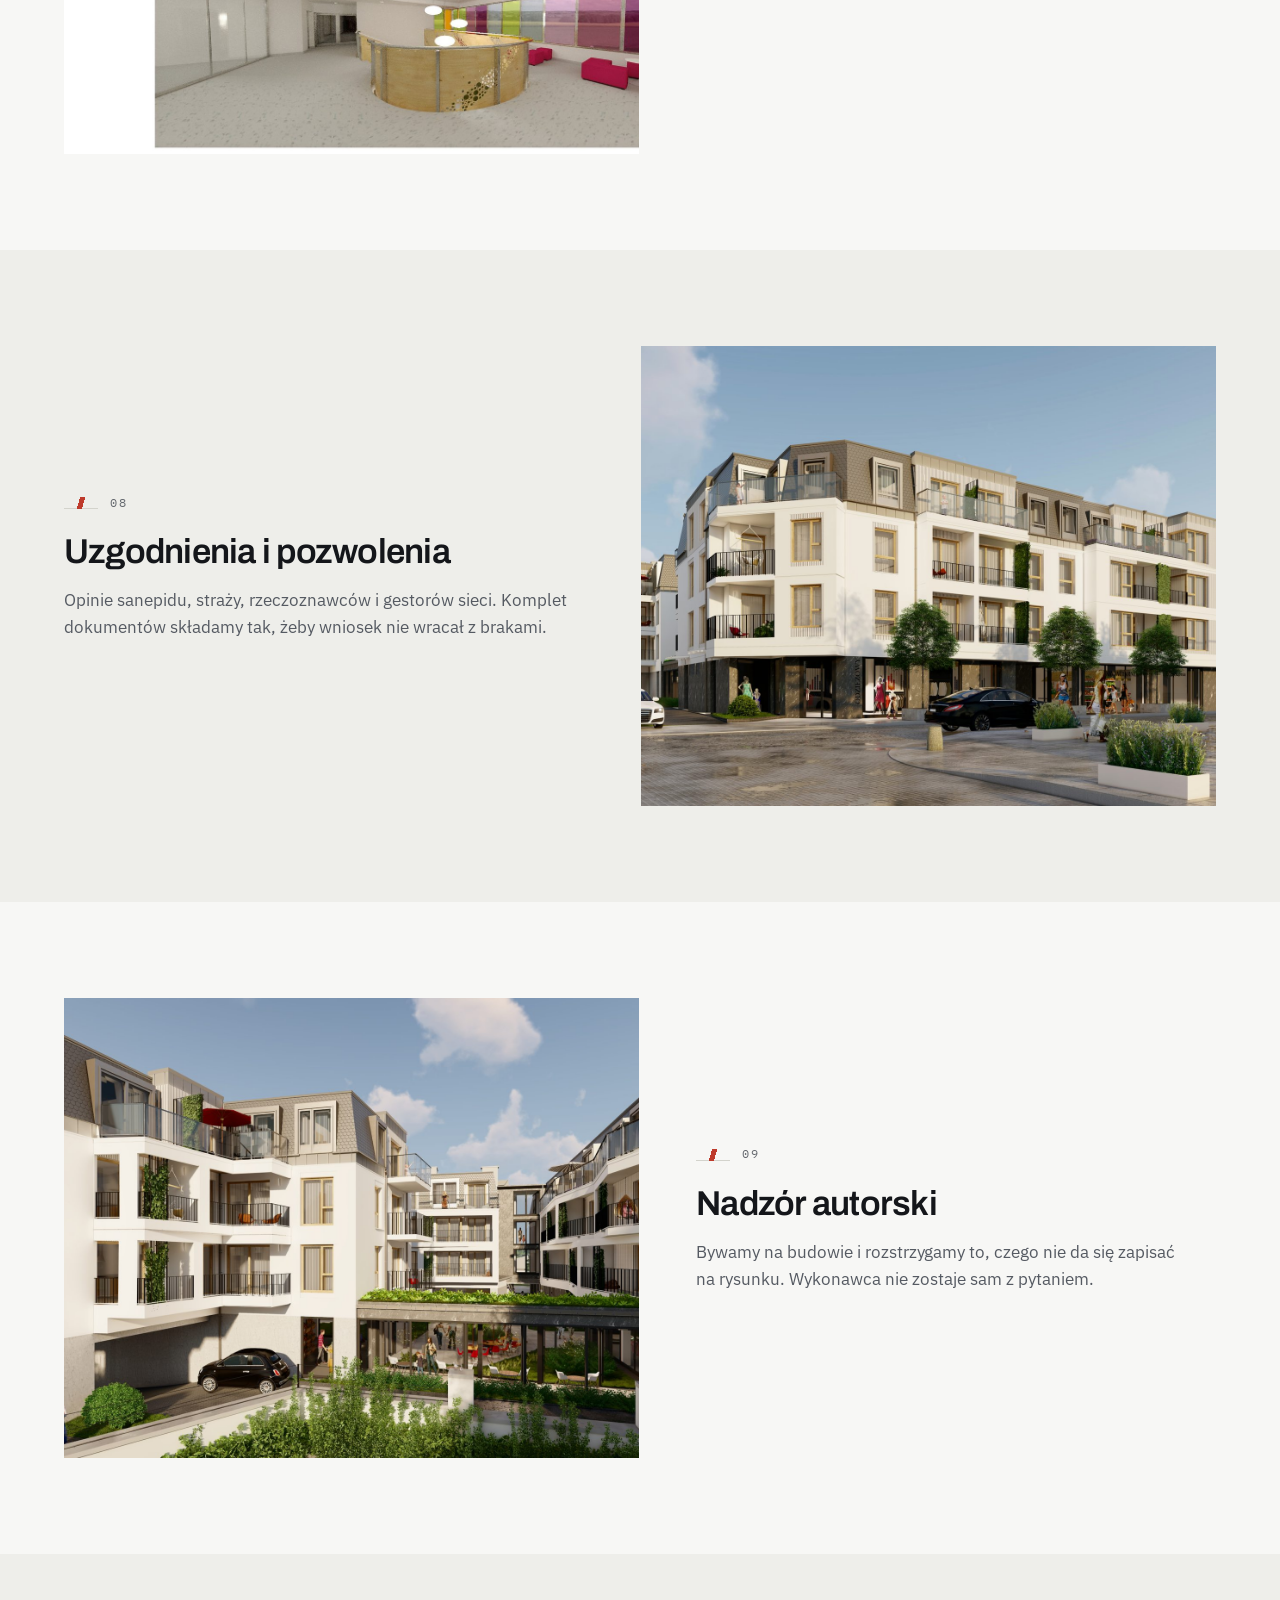
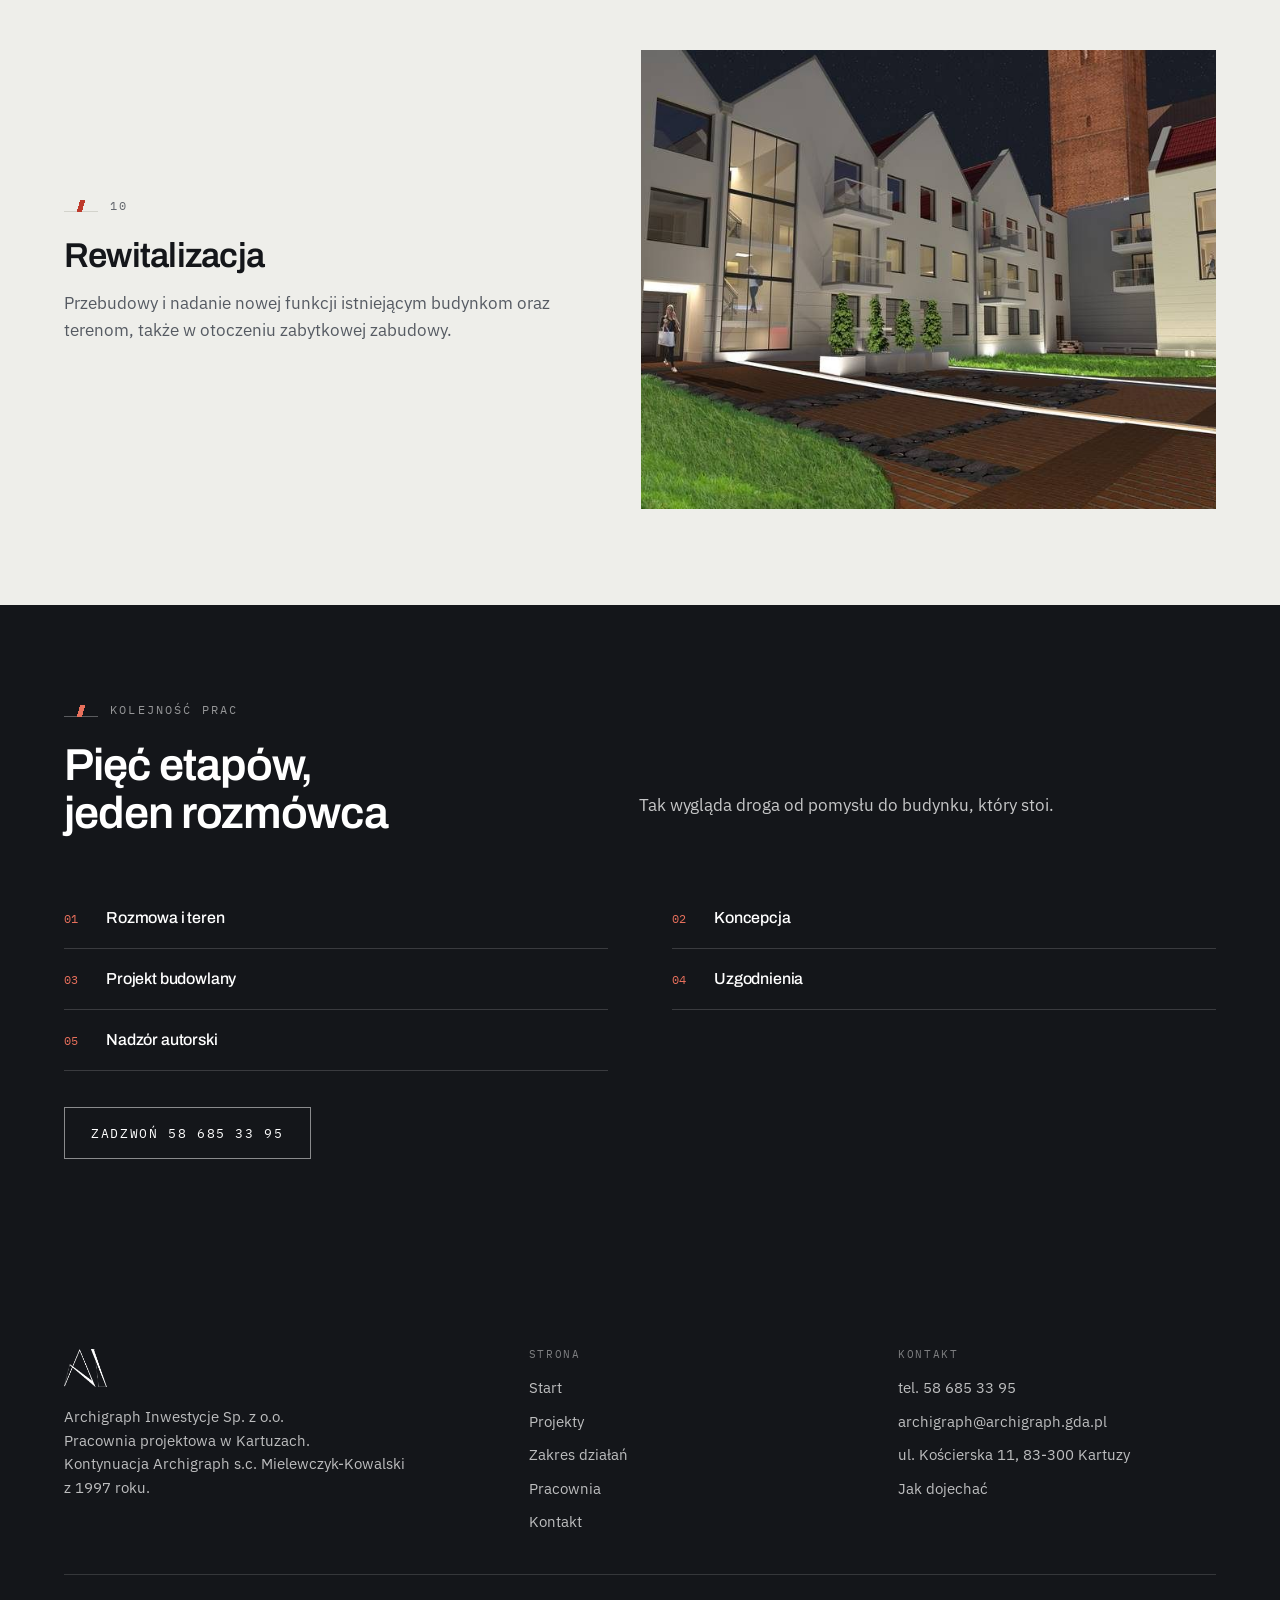
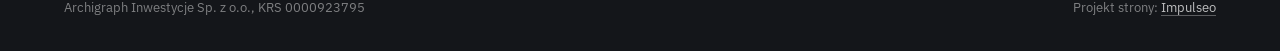
<file: zakres.html>
<!DOCTYPE html>
<html lang="pl">
<head>
<meta charset="utf-8">
<meta name="viewport" content="width=device-width,initial-scale=1">
<title>Zakres działań | Archigraph Kartuzy</title>
<meta name="description" content="Architektura, konstrukcja, instalacje, urbanistyka, wizualizacje, wnętrza, audyty energetyczne, uzgodnienia i nadzór autorski.">
<link rel="icon" href="img/logo.png">
<link rel="preconnect" href="https://fonts.googleapis.com"><link rel="preconnect" href="https://fonts.gstatic.com" crossorigin><link href="https://fonts.googleapis.com/css2?family=Archivo:wght@400;500;600;700&family=IBM+Plex+Mono:wght@400;500&family=IBM+Plex+Sans:wght@400;500;600&display=swap" rel="stylesheet">
<link rel="stylesheet" href="styles.css?v=9">
<meta property="og:type" content="website">
<meta property="og:site_name" content="Archigraph">
<meta property="og:locale" content="pl_PL">
<meta property="og:title" content="Zakres działań | Archigraph Kartuzy">
<meta property="og:description" content="Architektura, konstrukcja, instalacje, urbanistyka, wizualizacje, wnętrza, audyty energetyczne, uzgodnienia i nadzór autorski.">
<meta property="og:image" content="https://impulseo-pl.github.io/archigraph-pracownia-projektowa/img/hero.jpg">
<meta property="og:url" content="https://impulseo-pl.github.io/archigraph-pracownia-projektowa/zakres.html">
<meta name="twitter:card" content="summary_large_image">
<meta name="twitter:image" content="https://impulseo-pl.github.io/archigraph-pracownia-projektowa/img/hero.jpg">
<script type="application/ld+json">{
 "@context":"https://schema.org",
 "@type":"ProfessionalService",
 "name":"Archigraph Inwestycje Sp. z o.o.",
 "alternateName":"Archigraph - pracownia projektowa",
 "description":"Pracownia projektowa w Kartuzach. Architektura, konstrukcja, instalacje, urbanistyka, wnetrza, audyty energetyczne, uzgodnienia i nadzor autorski.",
 "url":"https://impulseo-pl.github.io/archigraph-pracownia-projektowa",
 "telephone":"+48586853395",
 "email":"archigraph@archigraph.gda.pl",
 "foundingDate":"1997",
 "image":"https://impulseo-pl.github.io/archigraph-pracownia-projektowa/img/hero.jpg",
 "logo":"https://impulseo-pl.github.io/archigraph-pracownia-projektowa/img/logo.png",
 "address":{"@type":"PostalAddress","streetAddress":"ul. Koscierska 11","postalCode":"83-300","addressLocality":"Kartuzy","addressRegion":"pomorskie","addressCountry":"PL"},
 "geo":{"@type":"GeoCoordinates","latitude":54.3254362,"longitude":18.2048594},
 "areaServed":["Kartuzy","Gdansk","Gdynia","Bytow","Zukowo","Kwidzyn","wojewodztwo pomorskie"],
 "aggregateRating":{"@type":"AggregateRating","ratingValue":"5","reviewCount":"3"},
 "award":"I nagroda w konkursie SARP nr 950 na koncepcje zabudowy kwartalu przyrynkowego Starego Miasta w Kwidzynie (2012)"
}</script>

</head>
<body>
<header class="nav">
 <div class="wrap nav-in">
  <a class="brand" href="index.html">
   <img class="nav-logo" src="img/logo.png" alt="Archigraph" width="34" height="30">
   <span style="display:block"><b>Archigraph</b><span>Pracownia projektowa</span></span>
  </a>
  <button class="burger" aria-label="Menu"><i></i><i></i><i></i></button>
  <nav class="nav-links">
   <a href="projekty.html">Projekty</a><a href="zakres.html" aria-current="page">Zakres działań</a><a href="pracownia.html">Pracownia</a><a href="kontakt.html">Kontakt</a>
   <a class="btn btn-solid klocek nav-cta" href="tel:+48586853395">58 685 33 95</a>
  </nav>
 </div>
</header>
<main>

<section class="pagehead" style="padding:0">
 <div class="hero-img"><img src="img/p-pck-kartuzy-2.jpg" alt="Osiedle mieszkaniowe przy ul. PCK w Kartuzach - wizualizacja" width="1700" height="956"></div>
 <div class="wrap hero-in">
  <p class="eyebrow hero-eyebrow">Zakres działań</p>
  <h1>Co dokładnie robimy</h1>
  <p class="lead">Dziesięć branż w jednym opracowaniu, od koncepcji do nadzoru nad budową.</p>
 </div>
</section>
<section>
 <div class="wrap split">
  <div class="split-img rise"><img src="img/p-sierakowice.jpg" alt="Projekty architektoniczne - projekt pracowni Archigraph"></div>
  <div class="rise d1">
   <p class="eyebrow">01</p><h2 style="font-size:clamp(24px,2.7vw,38px)">Projekty architektoniczne</h2>
   <p class="lead" style="margin-top:16px">Rzuty, przekroje, elewacje i opis techniczny. Projekt budowlany i wykonawczy dla budynków mieszkalnych, publicznych i przemysłowych.</p>
  </div>
 </div>
</section><section class="sec-2">
 <div class="wrap split rev">
  <div class="split-img rise"><img src="img/p-zukowo.jpg" alt="Projekty konstrukcyjne - projekt pracowni Archigraph"></div>
  <div class="rise d1">
   <p class="eyebrow">02</p><h2 style="font-size:clamp(24px,2.7vw,38px)">Projekty konstrukcyjne</h2>
   <p class="lead" style="margin-top:16px">Fundamenty, stropy, więźba, konstrukcje stalowe i żelbetowe. Konstruktor z uprawnieniami POM/0383/PWBKb/16 pracuje u nas na miejscu.</p>
  </div>
 </div>
</section><section>
 <div class="wrap split">
  <div class="split-img rise"><img src="img/p-uslugowy-kartuzy.jpg" alt="Projekty instalacji - projekt pracowni Archigraph"></div>
  <div class="rise d1">
   <p class="eyebrow">03</p><h2 style="font-size:clamp(24px,2.7vw,38px)">Projekty instalacji</h2>
   <p class="lead" style="margin-top:16px">Elektryka i instalacje sanitarne w tym samym opracowaniu co architektura. Bez zlecania osobnym biurom i bez rozjeżdżania się rysunków.</p>
  </div>
 </div>
</section><section class="sec-2">
 <div class="wrap split rev">
  <div class="split-img rise"><img src="img/p-kwidzyn-kwartal.jpg" alt="Urbanistyka - projekt pracowni Archigraph" loading="lazy"></div>
  <div class="rise d1">
   <p class="eyebrow">04</p><h2 style="font-size:clamp(24px,2.7vw,38px)">Urbanistyka</h2>
   <p class="lead" style="margin-top:16px">Koncepcje zagospodarowania terenu i całych kwartałów zabudowy. Za taką pracę dostaliśmy I nagrodę w konkursie SARP w Kwidzynie.</p>
  </div>
 </div>
</section><section>
 <div class="wrap split">
  <div class="split-img rise"><img src="img/p-wieloro-kartuzy.jpg" alt="Wizualizacje komputerowe - projekt pracowni Archigraph" loading="lazy"></div>
  <div class="rise d1">
   <p class="eyebrow">05</p><h2 style="font-size:clamp(24px,2.7vw,38px)">Wizualizacje komputerowe</h2>
   <p class="lead" style="margin-top:16px">Budynek widać przed budową. Wizualizacje robimy sami, dla własnych projektów i dla inwestorów, którzy potrzebują ich do sprzedaży mieszkań.</p>
  </div>
 </div>
</section><section class="sec-2">
 <div class="wrap split rev">
  <div class="split-img rise"><img src="img/p-bank-gronowo.jpg" alt="Aranżacje wnętrz - projekt pracowni Archigraph" loading="lazy"></div>
  <div class="rise d1">
   <p class="eyebrow">06</p><h2 style="font-size:clamp(24px,2.7vw,38px)">Aranżacje wnętrz</h2>
   <p class="lead" style="margin-top:16px">Wnętrza szkoły, banku, ośrodka i budynków mieszkalnych. Materiały, kolory, oświetlenie i meble na wymiar.</p>
  </div>
 </div>
</section><section>
 <div class="wrap split">
  <div class="split-img rise"><img src="img/p-osrodek-szklana.jpg" alt="Audyty energetyczne - projekt pracowni Archigraph" loading="lazy"></div>
  <div class="rise d1">
   <p class="eyebrow">07</p><h2 style="font-size:clamp(24px,2.7vw,38px)">Audyty energetyczne</h2>
   <p class="lead" style="margin-top:16px">Ocena zapotrzebowania budynku na energię i wskazanie, co realnie obniży rachunki. Potrzebne przy termomodernizacji i przy dofinansowaniach.</p>
  </div>
 </div>
</section><section class="sec-2">
 <div class="wrap split rev">
  <div class="split-img rise"><img src="img/s-uzgodnienia.jpg" alt="Uzgodnienia i pozwolenia - projekt pracowni Archigraph" loading="lazy"></div>
  <div class="rise d1">
   <p class="eyebrow">08</p><h2 style="font-size:clamp(24px,2.7vw,38px)">Uzgodnienia i pozwolenia</h2>
   <p class="lead" style="margin-top:16px">Opinie sanepidu, straży, rzeczoznawców i gestorów sieci. Komplet dokumentów składamy tak, żeby wniosek nie wracał z brakami.</p>
  </div>
 </div>
</section><section>
 <div class="wrap split">
  <div class="split-img rise"><img src="img/s-nadzor.jpg" alt="Nadzór autorski - projekt pracowni Archigraph" loading="lazy"></div>
  <div class="rise d1">
   <p class="eyebrow">09</p><h2 style="font-size:clamp(24px,2.7vw,38px)">Nadzór autorski</h2>
   <p class="lead" style="margin-top:16px">Bywamy na budowie i rozstrzygamy to, czego nie da się zapisać na rysunku. Wykonawca nie zostaje sam z pytaniem.</p>
  </div>
 </div>
</section><section class="sec-2">
 <div class="wrap split rev">
  <div class="split-img rise"><img src="img/p-kwidzyn-noc.jpg" alt="Rewitalizacja - projekt pracowni Archigraph" loading="lazy"></div>
  <div class="rise d1">
   <p class="eyebrow">10</p><h2 style="font-size:clamp(24px,2.7vw,38px)">Rewitalizacja</h2>
   <p class="lead" style="margin-top:16px">Przebudowy i nadanie nowej funkcji istniejącym budynkom oraz terenom, także w otoczeniu zabytkowej zabudowy.</p>
  </div>
 </div>
</section>
<section class="sec-dark">
 <div class="wrap">
  <div class="sec-head">
   <div><p class="eyebrow">Kolejność prac</p><h2>Pięć etapów, jeden rozmówca</h2></div>
   <p class="lead">Tak wygląda droga od pomysłu do budynku, który stoi.</p>
  </div>
  <div class="zakres"><div><span class="n">01</span><span class="t">Rozmowa i teren</span></div><div><span class="n">02</span><span class="t">Koncepcja</span></div><div><span class="n">03</span><span class="t">Projekt budowlany</span></div><div><span class="n">04</span><span class="t">Uzgodnienia</span></div><div><span class="n">05</span><span class="t">Nadzór autorski</span></div></div>
  <p style="margin-top:36px"><a class="btn btn-on-dark klocek" href="tel:+48586853395">Zadzwoń 58 685 33 95</a></p>
 </div>
</section>

</main>
<div class="sticky-call">
 <a href="tel:+48586853395"><span>Zadzwoń</span><b>58 685 33 95</b></a>
 <a href="mailto:archigraph@archigraph.gda.pl" class="sc-2">E-mail</a>
</div>
<footer class="foot">
 <div class="wrap">
  <div class="foot-grid">
   <div class="foot-brand">
    <img src="img/logo-white.png" alt="Archigraph" width="43" height="38">
    <p style="max-width:38ch;margin:0">Archigraph Inwestycje Sp. z o.o.<br>Pracownia projektowa w Kartuzach.<br>Kontynuacja Archigraph s.c. Mielewczyk-Kowalski z 1997 roku.</p>
   </div>
   <div>
    <h4>Strona</h4>
    <ul><li><a href="index.html">Start</a></li><li><a href="projekty.html">Projekty</a></li><li><a href="zakres.html">Zakres działań</a></li><li><a href="pracownia.html">Pracownia</a></li><li><a href="kontakt.html">Kontakt</a></li></ul>
   </div>
   <div>
    <h4>Kontakt</h4>
    <ul>
     <li><a href="tel:+48586853395">tel. 58 685 33 95</a></li>
     <li><a href="mailto:archigraph@archigraph.gda.pl">archigraph@archigraph.gda.pl</a></li>
     <li>ul. Kościerska 11, 83-300 Kartuzy</li>
     <li><a href="https://maps.google.com/?cid=8035765738652152751" target="_blank" rel="noopener">Jak dojechać</a></li>
    </ul>
   </div>
  </div>
  <div class="foot-bot">
   <span>Archigraph Inwestycje Sp. z o.o., KRS 0000923795</span>
   <span>Projekt strony: <a class="foot-credit" href="https://impulseo.pl" target="_blank" rel="noopener">Impulseo</a></span>
  </div>
 </div>
</footer>
<script src="main.js"></script>
</body>
</html>
</file>
<file: styles.css>
/* Archigraph - pracownia projektowa. Demo Impulseo.
   Jezyk wizualny: papier + tusz, wlosowe linie, jeden gruby ukos z logo,
   czerwien kreslarska tylko jako adnotacja. Zdjecia sa jedynym kolorem. */

:root{
  --paper:#F7F7F5;
  --paper-2:#EEEEEA;
  --paper-3:#E4E4DE;
  --ink:#14161A;
  --ink-2:#555A62;
  --ink-3:#63676D;
  --line:#D3D3CC;
  --line-2:#BFBFB6;
  --accent:#BE3A2B;
  --accent-d:#14161A;
  --maxw:1440px;
  --pad:clamp(20px,5vw,72px);
  --img-dur:1.4s;
  --img-ease:cubic-bezier(.16,.84,.44,1);
  --img-zoom:1.05;
  --klocek-stoi:none;
}

*{box-sizing:border-box}
html{scroll-behavior:smooth;-webkit-text-size-adjust:100%}
body{
  margin:0;background:var(--paper);color:var(--ink);
  font-family:"IBM Plex Sans",-apple-system,BlinkMacSystemFont,"Segoe UI",sans-serif;
  font-size:16.5px;line-height:1.62;font-weight:400;
  -webkit-font-smoothing:antialiased;
}
img{max-width:100%;display:block}
a{color:inherit}

/* ── typografia ─────────────────────────────────────────────── */
h1,h2,h3,h4{text-wrap:balance;font-family:"Archivo",Helvetica,Arial,sans-serif;font-weight:600;margin:0;line-height:1.06;letter-spacing:-.022em}
h1{font-size:clamp(34px,5.4vw,74px);font-weight:700;letter-spacing:-.03em}
h2{font-size:clamp(26px,3.5vw,46px)}
h3{font-size:clamp(19px,1.7vw,25px);letter-spacing:-.012em}
p{margin:0 0 1.05em}
.lead{font-size:clamp(17px,1.35vw,20.5px);line-height:1.55;color:var(--ink-2);max-width:62ch}
.mono{font-family:"IBM Plex Mono",ui-monospace,monospace}

/* etykieta sekcji: cienka kreska + gruby ukos (znak z logo) */
.eyebrow{
  font-family:"IBM Plex Mono",monospace;font-size:11.5px;letter-spacing:.19em;
  text-transform:uppercase;color:var(--ink-3);display:flex;align-items:center;gap:12px;margin:0 0 22px
}
.eyebrow::before{
  content:"";width:34px;height:12px;flex:none;
  background:
    linear-gradient(105deg,transparent 0 43%,var(--accent) 43% 57%,transparent 57% 100%),
    linear-gradient(var(--line),var(--line)) left bottom/34px 1px no-repeat;
}

.wrap{width:min(100%,var(--maxw));margin-inline:auto;padding-inline:var(--pad)}
.rule{height:1px;background:var(--line);border:0;margin:0}

/* ── nawigacja ──────────────────────────────────────────────── */
.nav{position:sticky;top:0;z-index:60;background:rgba(247,247,245,.93);backdrop-filter:saturate(160%) blur(12px);border-bottom:1px solid var(--line)}
.nav-in{display:flex;align-items:center;gap:26px;height:74px}
.brand{display:flex;align-items:center;gap:12px;text-decoration:none;flex:none}
.brand img{height:30px;width:auto}
.brand b{font-family:"Archivo",sans-serif;font-weight:700;font-size:16.5px;letter-spacing:.13em;text-transform:uppercase}
.brand span{font-family:"IBM Plex Mono",monospace;font-size:10.5px;letter-spacing:.16em;text-transform:uppercase;color:var(--ink-3);display:block;margin-top:2px;line-height:1}
.nav-links{display:flex;gap:30px;margin-left:auto;align-items:center}
.nav-links a{
  position:relative;text-decoration:none;font-size:14px;letter-spacing:.03em;
  padding:6px 0;color:var(--ink);font-weight:500;
}
.nav-links a::after{
  content:"";position:absolute;left:0;right:0;bottom:0;height:2px;background:var(--accent);
  transform:scaleX(0);transform-origin:left;transition:transform .34s cubic-bezier(.16,.84,.44,1)
}
.nav-links a:hover::after,.nav-links a[aria-current="page"]::after{transform:scaleX(1)}
.nav-links a[aria-current="page"]{color:var(--accent)}
.nav-cta{margin-left:8px}
.nav-links a.btn{padding:13px 20px;font-size:12px}
.nav-links a.btn-solid{color:#fff;border-color:var(--ink)}
.nav-links a.btn::after{display:none}
@media (hover:hover){.nav-links a.btn-solid.klocek:hover{color:#fff;background:var(--accent);border-color:var(--accent)}}
.burger{display:none;margin-left:auto;background:none;border:1px solid var(--line);width:44px;height:38px;cursor:pointer;align-items:center;justify-content:center;gap:4px;flex-direction:column}
.burger i{display:block;width:18px;height:1.5px;background:var(--ink)}

/* ── klocek: JEDNA animacja dla wszystkich przyciskow i kart ── */
.klocek{
  position:relative;overflow:hidden;isolation:isolate;
  transition:background-color .72s cubic-bezier(.16,.84,.44,1),
             color .72s cubic-bezier(.16,.84,.44,1),
             border-color .72s cubic-bezier(.16,.84,.44,1),
             box-shadow .72s cubic-bezier(.16,.84,.44,1);
}
.klocek::after{
  content:"";position:absolute;inset:0;z-index:-1;pointer-events:none;
  background:linear-gradient(105deg,transparent 35%,rgba(255,255,255,.16) 50%,transparent 65%);
  transform:translateX(-115%);transition:transform .72s cubic-bezier(.16,.84,.44,1)
}
@media (hover:hover){
  .klocek:hover{background:var(--accent-d);color:#fff;border-color:var(--accent-d);box-shadow:inset 0 0 0 1px var(--accent-d);transform:var(--klocek-stoi)}
  .klocek:hover::after{transform:translateX(115%)}
  .klocek:hover .k-meta,.klocek:hover .k-sub{color:rgba(255,255,255,.7)}
  .klocek:hover .k-num{color:var(--accent)}
}

.btn{
  display:inline-flex;align-items:center;gap:10px;text-decoration:none;
  font-family:"IBM Plex Mono",monospace;font-size:12.5px;letter-spacing:.13em;text-transform:uppercase;
  padding:15px 26px;border:1px solid var(--line-2);background:transparent;color:var(--ink);cursor:pointer
}
.btn-solid{background:var(--ink);color:#fff;border-color:var(--ink)}
.btn-solid.klocek:hover{background:var(--accent);border-color:var(--accent);box-shadow:inset 0 0 0 1px var(--accent)}
.btn-jasny{background:#fff;color:var(--ink);border-color:#fff}
.btn-jasny.klocek:hover{background:var(--accent);color:#fff;border-color:var(--accent);box-shadow:inset 0 0 0 1px var(--accent)}
.btn-on-dark{border-color:rgba(255,255,255,.5);color:#fff}
.btn-on-dark.klocek:hover{background:#fff;color:var(--ink);box-shadow:inset 0 0 0 1px #fff}

/* ── hero ───────────────────────────────────────────────────── */
.hero{position:relative;min-height:min(760px,88svh);display:flex;align-items:flex-end;overflow:hidden;background:var(--ink)}
.hero-img{position:absolute;inset:0}
.hero-img img{width:100%;height:100%;object-fit:cover;object-position:50% 62%}
.hero-img::after{content:"";position:absolute;inset:0;background:
  linear-gradient(180deg,rgba(10,11,13,.52) 0%,rgba(10,11,13,.10) 28%,rgba(10,11,13,.34) 58%,rgba(10,11,13,.86) 100%),
  linear-gradient(90deg,rgba(10,11,13,.62) 0%,rgba(10,11,13,.34) 38%,rgba(10,11,13,0) 72%)}
.hero-in{position:relative;z-index:2;width:100%;padding-block:clamp(38px,7vh,86px);color:#fff}
.hero h1{color:#fff;max-width:16ch;text-shadow:0 2px 30px rgba(0,0,0,.5),0 1px 3px rgba(0,0,0,.4)}
.hero .lead{color:rgba(255,255,255,.93);text-shadow:0 1px 16px rgba(0,0,0,.65);margin-top:min(20px,2.4svh);max-width:54ch;font-size:clamp(15.5px,1.25vw,19px)}
.hero-eyebrow{color:rgba(255,255,255,.95);text-shadow:0 1px 12px rgba(0,0,0,.75),0 1px 3px rgba(0,0,0,.55)}
.hero-eyebrow::before{background:linear-gradient(105deg,transparent 0 43%,#fff 43% 57%,transparent 57% 100%),linear-gradient(rgba(255,255,255,.45),rgba(255,255,255,.45)) left bottom/34px 1px no-repeat}
.hero-cta{display:flex;flex-wrap:wrap;gap:12px;margin-top:min(28px,3.2svh)}
.hero-tag{text-shadow:0 1px 12px rgba(0,0,0,.75);
  position:absolute;right:var(--pad);bottom:clamp(38px,7vh,86px);z-index:2;text-align:right;
  font-family:"IBM Plex Mono",monospace;font-size:11px;letter-spacing:.14em;text-transform:uppercase;
  color:rgba(255,255,255,.66);line-height:1.7;max-width:44%
}
.hero-tag b{display:block;color:#fff;font-weight:500;letter-spacing:.1em}

/* ── pasek hasel ────────────────────────────────────────────── */
.pasek{width:min(96%,var(--maxw));margin:0 auto;border-bottom:1px solid var(--line)}
.pasek ul{display:grid;grid-template-columns:repeat(5,1fr);list-style:none;margin:0;padding:0}
.pasek li{padding:30px 18px;text-align:center;border-left:1px solid var(--line);display:flex;flex-direction:column;justify-content:center;gap:7px}
.pasek li:first-child{border-left:0}
.pasek li::before{content:"";width:2px;height:15px;background:var(--accent);margin:0 auto 3px}
.pasek .k{font-family:"Archivo",sans-serif;font-weight:600;font-size:clamp(15px,1.35vw,19px);letter-spacing:-.01em}
.pasek .v{font-family:"IBM Plex Mono",monospace;font-size:11px;letter-spacing:.1em;text-transform:uppercase;color:var(--ink-3)}

/* ── sekcje ─────────────────────────────────────────────────── */
section{padding-block:clamp(56px,7.5vw,110px)}
.sec-2{background:var(--paper-2)}
.sec-dark{background:var(--ink);color:#fff;--accent:#E8705C}
.sec-dark .eyebrow{color:rgba(255,255,255,.55)}
.sec-dark .eyebrow::before{background:linear-gradient(105deg,transparent 0 43%,var(--accent) 43% 57%,transparent 57% 100%),linear-gradient(rgba(255,255,255,.3),rgba(255,255,255,.3)) left bottom/34px 1px no-repeat}
.sec-dark .lead{color:rgba(255,255,255,.76)}
.sec-head{display:grid;grid-template-columns:minmax(0,1fr) minmax(0,1.1fr);gap:clamp(24px,4vw,70px);align-items:end;margin-bottom:clamp(30px,4vw,54px)}
.sec-head h2{max-width:14ch}

/* ── kafle projektow ────────────────────────────────────────── */
.grid{display:grid;gap:clamp(14px,1.6vw,22px);align-items:start}
.g-3{grid-template-columns:repeat(3,1fr)}
.g-2{grid-template-columns:repeat(2,1fr)}
.tile{position:relative;display:block;text-decoration:none;background:var(--paper-3);overflow:hidden}
.tile-img{overflow:hidden;aspect-ratio:4/3;background:var(--paper-3)}
.tile-img img{width:100%;height:100%;object-fit:cover;transition:transform var(--img-dur) var(--img-ease),filter var(--img-dur) var(--img-ease)}
.tile.wide{grid-column:span 2}
.tile.wide .tile-img{aspect-ratio:16/9}
.tile-txt{padding:18px 20px 22px;background:var(--paper);border-top:1px solid var(--line);display:flex;gap:16px;align-items:flex-start}
.k-num{font-family:"IBM Plex Mono",monospace;font-size:11.5px;color:var(--accent);letter-spacing:.06em;padding-top:3px;flex:none;transition:color .72s cubic-bezier(.16,.84,.44,1)}
.k-name{font-family:"Archivo",sans-serif;font-weight:600;font-size:clamp(15px,1.15vw,18px);line-height:1.24;letter-spacing:-.012em}
.k-meta{display:block;font-family:"IBM Plex Mono",monospace;font-size:10.5px;letter-spacing:.13em;text-transform:uppercase;color:var(--ink-3);margin-top:8px;transition:color .72s cubic-bezier(.16,.84,.44,1)}
@media (hover:hover){
  .tile:hover .tile-img img{transform:scale(var(--img-zoom));filter:brightness(1.05)}
}

/* ── lista zakresu ──────────────────────────────────────────── */
.zakres{display:grid;grid-template-columns:repeat(2,1fr);gap:0 clamp(28px,5vw,80px)}
.zakres div{display:flex;gap:18px;align-items:baseline;padding:17px 0;border-bottom:1px solid var(--line)}
.zakres .n{font-family:"IBM Plex Mono",monospace;font-size:11.5px;color:var(--accent);flex:none;width:24px}
.zakres .t{font-family:"Archivo",sans-serif;font-weight:500;font-size:clamp(16px,1.25vw,19.5px);letter-spacing:-.01em}
.sec-dark .zakres div{border-color:rgba(255,255,255,.16)}

/* ── proces ─────────────────────────────────────────────────── */
.kroki{display:grid;grid-template-columns:repeat(5,1fr);gap:clamp(12px,1.4vw,20px)}
.krok{padding:26px 22px 30px;border:1px solid var(--line);background:var(--paper)}
.krok .k-num{display:block;margin-bottom:14px;font-size:12.5px}
.krok h3{font-size:clamp(16px,1.2vw,19px);margin-bottom:9px}
.krok p{font-size:14.5px;color:var(--ink-2);margin:0;line-height:1.55}
@media (hover:hover){.krok.klocek:hover p{color:rgba(255,255,255,.72)}}

/* ── blok obraz + tekst ─────────────────────────────────────── */
.split{display:grid;grid-template-columns:1.05fr .95fr;gap:clamp(24px,4.5vw,74px);align-items:center}
.split.rev{direction:rtl}
.split.rev>*{direction:ltr}
.split-img{overflow:hidden;aspect-ratio:5/4}
.split-img img{width:100%;height:100%;object-fit:cover}

/* ── zespol ─────────────────────────────────────────────────── */
.osoby{display:grid;grid-template-columns:repeat(3,1fr);gap:clamp(14px,1.6vw,22px)}
.osoba{padding:26px 24px 28px;border:1px solid var(--line);background:var(--paper);display:flex;flex-direction:column;gap:8px}
.osoba .rola{font-family:"IBM Plex Mono",monospace;font-size:10.5px;letter-spacing:.14em;text-transform:uppercase;color:var(--accent)}
.osoba h3{font-size:clamp(17px,1.3vw,21px)}
.osoba .k-sub{font-size:13.5px;color:var(--ink-2);transition:color .72s cubic-bezier(.16,.84,.44,1)}
.osoba a{font-size:13.5px;text-decoration:none;border-bottom:1px solid var(--line-2);align-self:flex-start;padding-bottom:1px}

/* ── nagroda ────────────────────────────────────────────────── */
.nagroda{display:grid;grid-template-columns:.9fr 1.1fr;gap:clamp(24px,4vw,64px);align-items:center}
.nagroda-mark{font-family:"Archivo",sans-serif;font-weight:700;font-size:clamp(48px,7vw,104px);line-height:.9;letter-spacing:-.04em}
.nagroda-mark em{display:block;font-style:normal;font-family:"IBM Plex Mono",monospace;font-size:12px;letter-spacing:.18em;text-transform:uppercase;color:var(--accent);margin-top:18px;font-weight:400}

/* ── kontakt ────────────────────────────────────────────────── */
.kart{display:grid;grid-template-columns:repeat(3,1fr);gap:clamp(14px,1.6vw,22px)}
.kart a,.kart div{padding:28px 24px;border:1px solid var(--line);background:var(--paper);text-decoration:none;display:block}
.kart .rola,.kart .duze,.kart .k-sub{display:block}
.kart .rola{font-family:"IBM Plex Mono",monospace;font-size:10.5px;letter-spacing:.14em;text-transform:uppercase;color:var(--ink-3);margin-bottom:12px}
.kart .duze{font-family:"Archivo",sans-serif;font-weight:600;font-size:clamp(18px,1.6vw,24px);letter-spacing:-.015em;line-height:1.2}
.kart .k-sub{font-size:14px;color:var(--ink-2);margin-top:8px;transition:color .72s cubic-bezier(.16,.84,.44,1)}
.mapa{border:1px solid var(--line);width:100%;height:clamp(280px,42vh,430px);filter:grayscale(1) contrast(1.04);display:block}

/* ── pagehead (podstrony) ───────────────────────────────────── */
.pagehead{position:relative;min-height:clamp(300px,46svh,460px);display:flex;align-items:flex-end;background:var(--ink);overflow:hidden}
.pagehead .hero-img img{object-position:50% 58%}
.pagehead .hero-img::after{background:
  linear-gradient(180deg,rgba(10,11,13,.60) 0%,rgba(10,11,13,.34) 34%,rgba(10,11,13,.72) 66%,rgba(10,11,13,.90) 100%),
  linear-gradient(90deg,rgba(10,11,13,.60) 0%,rgba(10,11,13,.32) 40%,rgba(10,11,13,0) 74%)}
.pagehead .hero-in{padding-block:clamp(32px,5vh,60px)}
.pagehead h1{font-size:clamp(30px,4.4vw,60px);text-shadow:0 2px 26px rgba(0,0,0,.55),0 1px 3px rgba(0,0,0,.45)}
.pagehead .lead,.pagehead .eyebrow{text-shadow:0 1px 14px rgba(0,0,0,.7),0 1px 3px rgba(0,0,0,.5)}
.pagehead .lead{color:rgba(255,255,255,.94)}
.pagehead .hero-eyebrow{color:rgba(255,255,255,.97)}

/* ── stopka ─────────────────────────────────────────────────── */
.foot{background:var(--ink);color:rgba(255,255,255,.72);padding-block:clamp(48px,6vw,80px) 34px;font-size:14.5px}
.foot a{color:rgba(255,255,255,.72);text-decoration:none}
.foot a:hover{color:#fff}
.foot-grid{display:grid;grid-template-columns:1.3fr 1fr 1fr;gap:clamp(24px,4vw,64px);padding-bottom:40px;border-bottom:1px solid rgba(255,255,255,.14)}
.foot-brand img{height:38px;margin-bottom:18px}
.foot h4{font-family:"IBM Plex Mono",monospace;font-size:10.5px;letter-spacing:.16em;text-transform:uppercase;color:rgba(255,255,255,.45);font-weight:400;margin-bottom:16px}
.foot ul{list-style:none;margin:0;padding:0;display:grid;gap:10px}
.foot-bot{display:flex;justify-content:space-between;gap:20px;flex-wrap:wrap;padding-top:22px;font-size:12.5px;color:rgba(255,255,255,.45)}
.foot-credit{color:rgba(255,255,255,.72);text-decoration:none;border-bottom:1px solid rgba(255,255,255,.3)}

/* ── ruch ───────────────────────────────────────────────────── */
@keyframes wjazd{from{opacity:0;transform:translateY(22px)}to{opacity:1;transform:none}}
.mt-on .rise{opacity:0}
.mt-on .rise.in{animation:wjazd .9s cubic-bezier(.16,.84,.44,1) both}
.mt-on .rise.d1.in{animation-delay:.07s}.mt-on .rise.d2.in{animation-delay:.14s}
.mt-on .rise.d3.in{animation-delay:.21s}.mt-on .rise.d4.in{animation-delay:.28s}
.mt-on .rise.d5.in{animation-delay:.35s}

/* ── responsywnosc ──────────────────────────────────────────── */
@media (max-width:1080px){
  .kroki{grid-template-columns:repeat(2,1fr)}
  .osoby,.kart{grid-template-columns:repeat(2,1fr)}
  .sec-head{grid-template-columns:1fr;align-items:start}
  .nagroda{grid-template-columns:1fr}
}
@media (max-width:900px){
  .foot-grid{grid-template-columns:1fr;gap:34px}
  .nav-links{position:fixed;inset:74px 0 auto;background:var(--paper);flex-direction:column;gap:0;padding:8px var(--pad) 24px;border-bottom:1px solid var(--line);display:none}
  .nav-links.open{display:flex}
  .nav-links a{padding:15px 0;border-bottom:1px solid var(--line);width:100%;font-size:16px}
  .nav-links .btn{margin-top:16px;justify-content:center;border-bottom:1px solid var(--ink)}
  .burger{display:flex}
  .pasek ul{grid-template-columns:repeat(2,1fr)}
  .pasek li{border-left:0;border-top:1px solid var(--line)}
  .pasek li:nth-child(odd){border-right:1px solid var(--line)}
  .pasek li:nth-child(5){grid-column:span 2}
  .g-3,.g-2{grid-template-columns:1fr}
  .tile.wide{grid-column:span 1}
  .tile.wide .tile-img{aspect-ratio:4/3}
  .split{grid-template-columns:1fr}
  .zakres{grid-template-columns:1fr}
  .hero-tag{text-shadow:0 1px 12px rgba(0,0,0,.75);display:none}
}
@media (max-width:620px){
  .kroki,.osoby,.kart{grid-template-columns:1fr}
  .brand span{display:none}
}
@media (prefers-reduced-motion:reduce){
  *{animation:none!important;transition-duration:.01ms!important}
  .mt-on .rise{opacity:1;transform:none}
}

/* ── stopklatka: okno na nieruchome zdjecie ─────────────────────
   clip-path na sekcji tworzy blok zawierajacy dla position:fixed,
   wiec zdjecie stoi, a strona po nim przejezdza. Dziala na iOS,
   inaczej niz background-attachment:fixed. */
.stopklatka{position:relative;height:clamp(320px,58svh,620px);overflow:hidden;background:var(--ink)}
.stk-bg{position:absolute;inset:-9% 0;background-size:cover;background-position:50% 50%;background-repeat:no-repeat}
@media (min-width:900px) and (prefers-reduced-motion:no-preference){
  @supports (animation-timeline:view()){
    .stk-bg{animation:przesuw linear both;animation-timeline:view();animation-range:entry 0% exit 100%}
    @keyframes przesuw{from{transform:translateY(-5%)}to{transform:translateY(5%)}}
  }
}

/* ── przyklejony pasek kontaktu (telefon) ───────────────────────*/
.sticky-call{display:none}
@media (max-width:760px){
  .sticky-call{
    display:grid;grid-template-columns:1.7fr 1fr;position:fixed;left:0;right:0;bottom:0;z-index:80;
    background:var(--ink);border-top:1px solid rgba(255,255,255,.16);
    transform:translateY(101%);transition:transform .4s cubic-bezier(.16,.84,.44,1)
  }
  .sticky-call.pokaz{transform:none}
  .sticky-call a{
    display:flex;flex-direction:column;align-items:center;justify-content:center;gap:1px;
    min-width:0;overflow:hidden;
    padding:11px 6px;text-decoration:none;color:#fff;
    font-family:"IBM Plex Mono",monospace;font-size:10px;letter-spacing:.15em;text-transform:uppercase
  }
  .sticky-call a b{font-family:"Archivo",sans-serif;font-size:16px;letter-spacing:.01em;font-weight:600}
  .sticky-call .sc-2{background:var(--accent);font-size:11px;padding:13px 18px;line-height:1.7}
  .foot{padding-bottom:88px}
}

/* ── powiekszenie zdjecia projektu ──────────────────────────────*/
.lupa{
  position:fixed;inset:0;z-index:120;display:none;align-items:center;justify-content:center;
  background:rgba(12,13,15,.94);padding:clamp(16px,4vw,56px)
}
.lupa.on{display:flex}
.lupa figure{margin:0;max-width:min(1500px,94vw);max-height:90svh;display:flex;flex-direction:column;gap:14px}
.lupa img{max-width:100%;max-height:80svh;object-fit:contain;width:auto;margin:0 auto}
.lupa figcaption{
  font-family:"IBM Plex Mono",monospace;font-size:11.5px;letter-spacing:.14em;text-transform:uppercase;
  color:rgba(255,255,255,.72);text-align:center
}
.lupa-x{
  position:absolute;top:clamp(12px,2vw,26px);right:clamp(12px,2vw,26px);
  width:46px;height:46px;background:none;border:1px solid rgba(255,255,255,.35);color:#fff;
  font-size:24px;line-height:1;cursor:pointer
}
.lupa-x:hover{background:#fff;color:var(--ink)}

/* Na waskim ekranie kadr hero przycina sie do jasnej elewacji, wiec napisy
   potrzebuja mocniejszego przyciemnienia niz na monitorze. */
@media (max-width:820px){
  .hero-img::after{background:
    linear-gradient(180deg,rgba(10,11,13,.46) 0%,rgba(10,11,13,.12) 20%,rgba(10,11,13,.58) 48%,rgba(10,11,13,.93) 100%)}
  .hero-img img{object-position:50% 58%}
}
</file>
